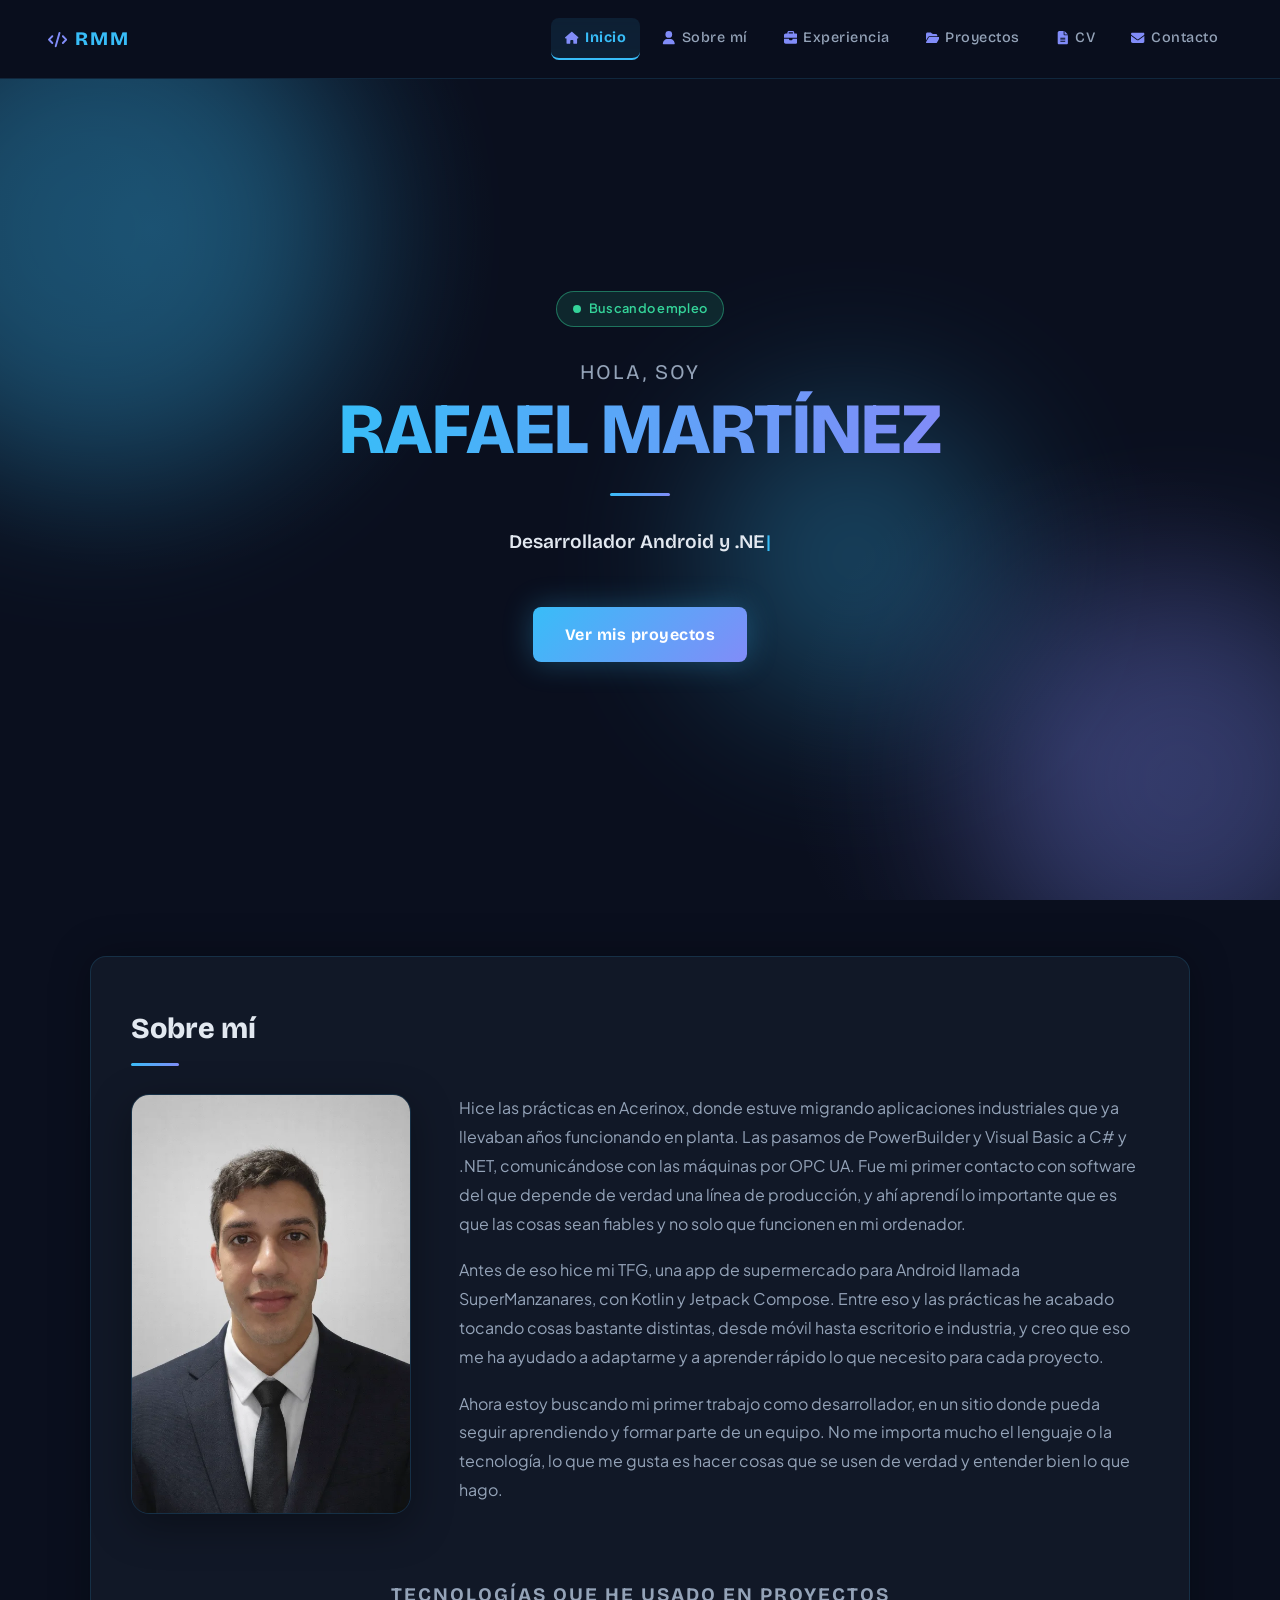
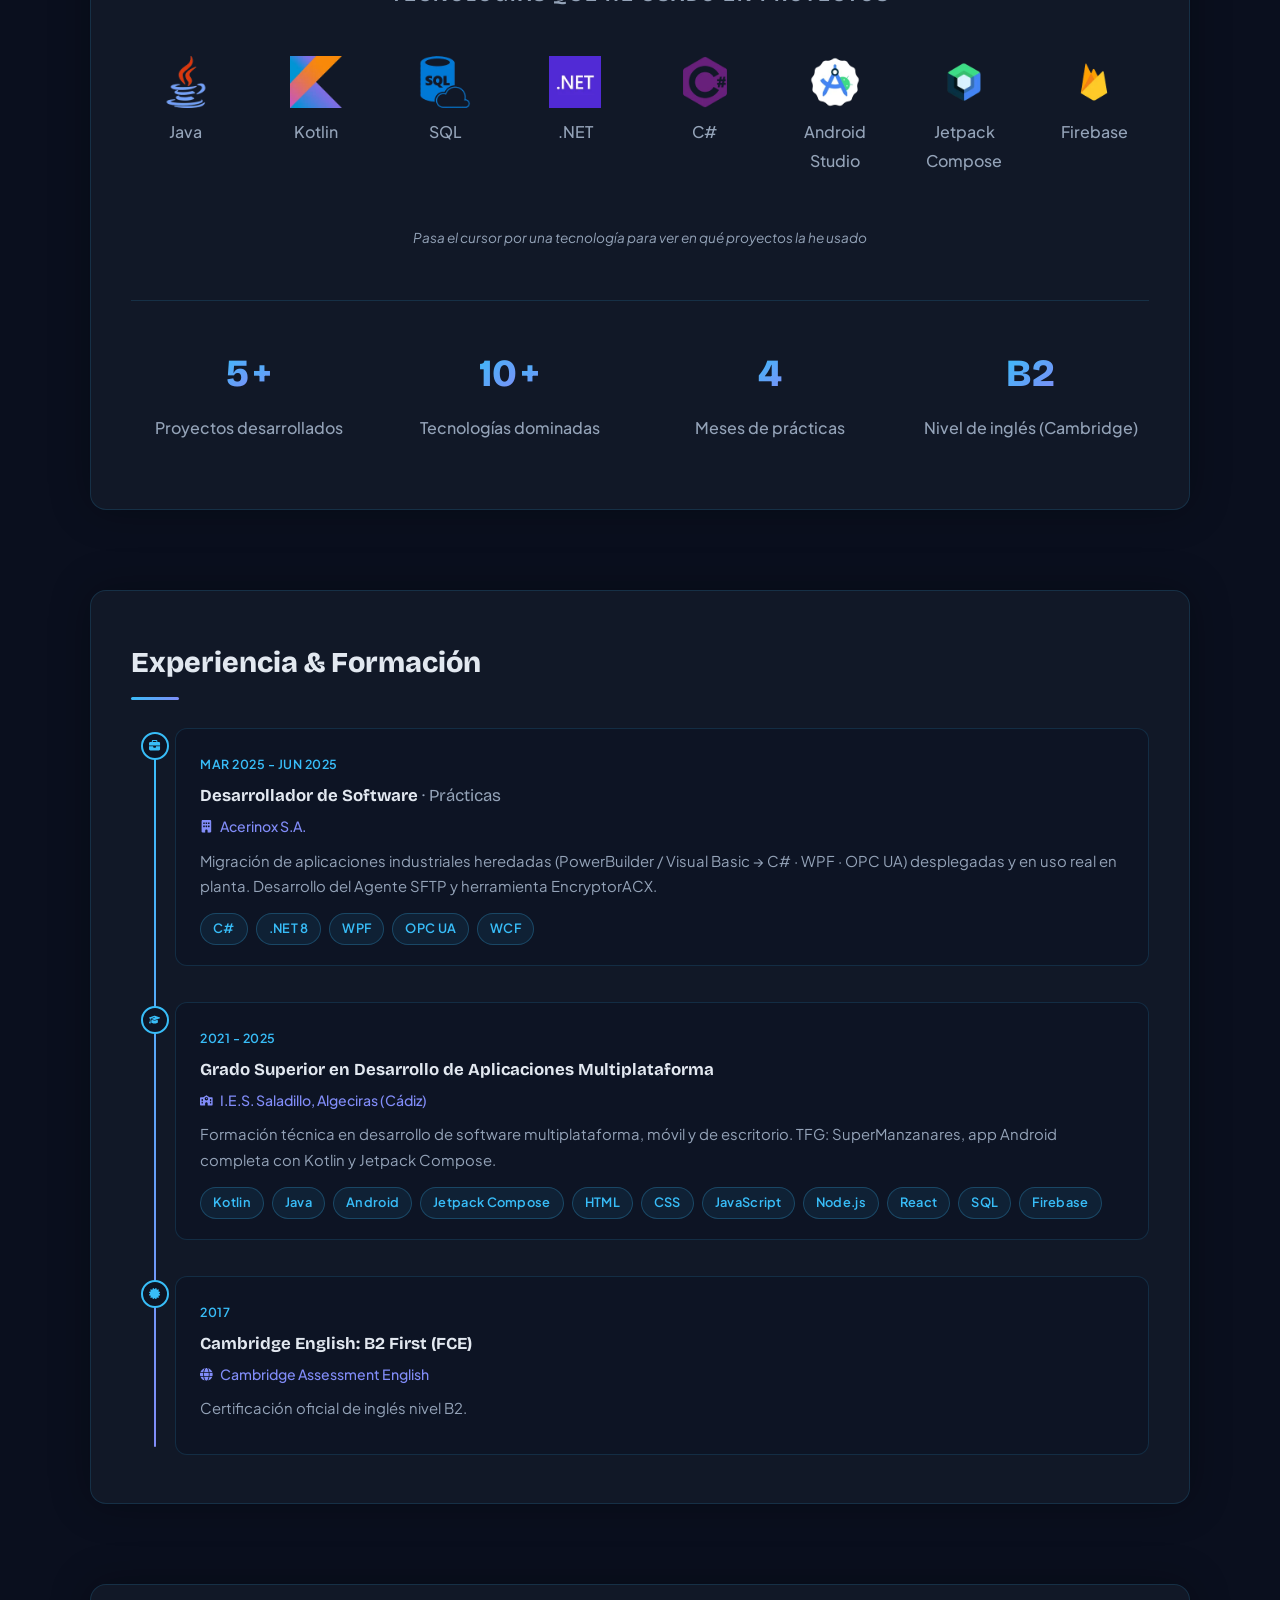
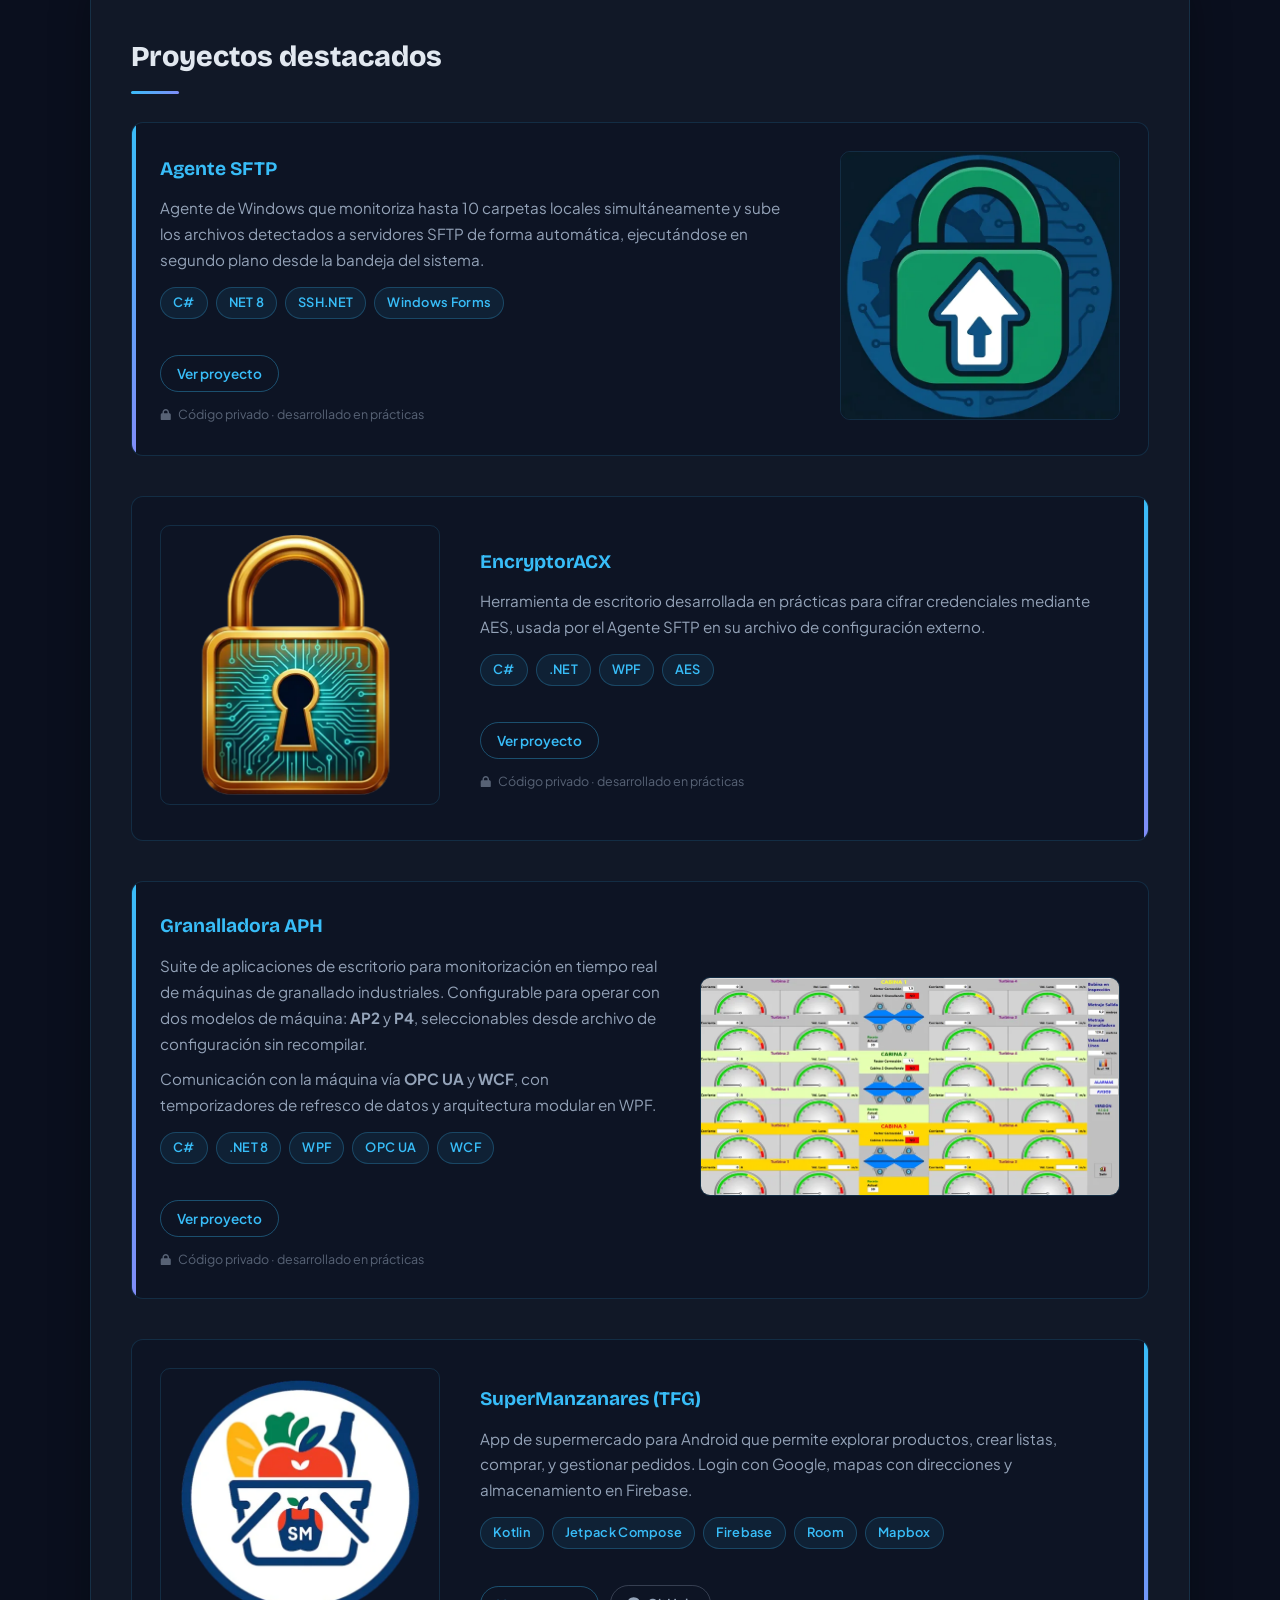
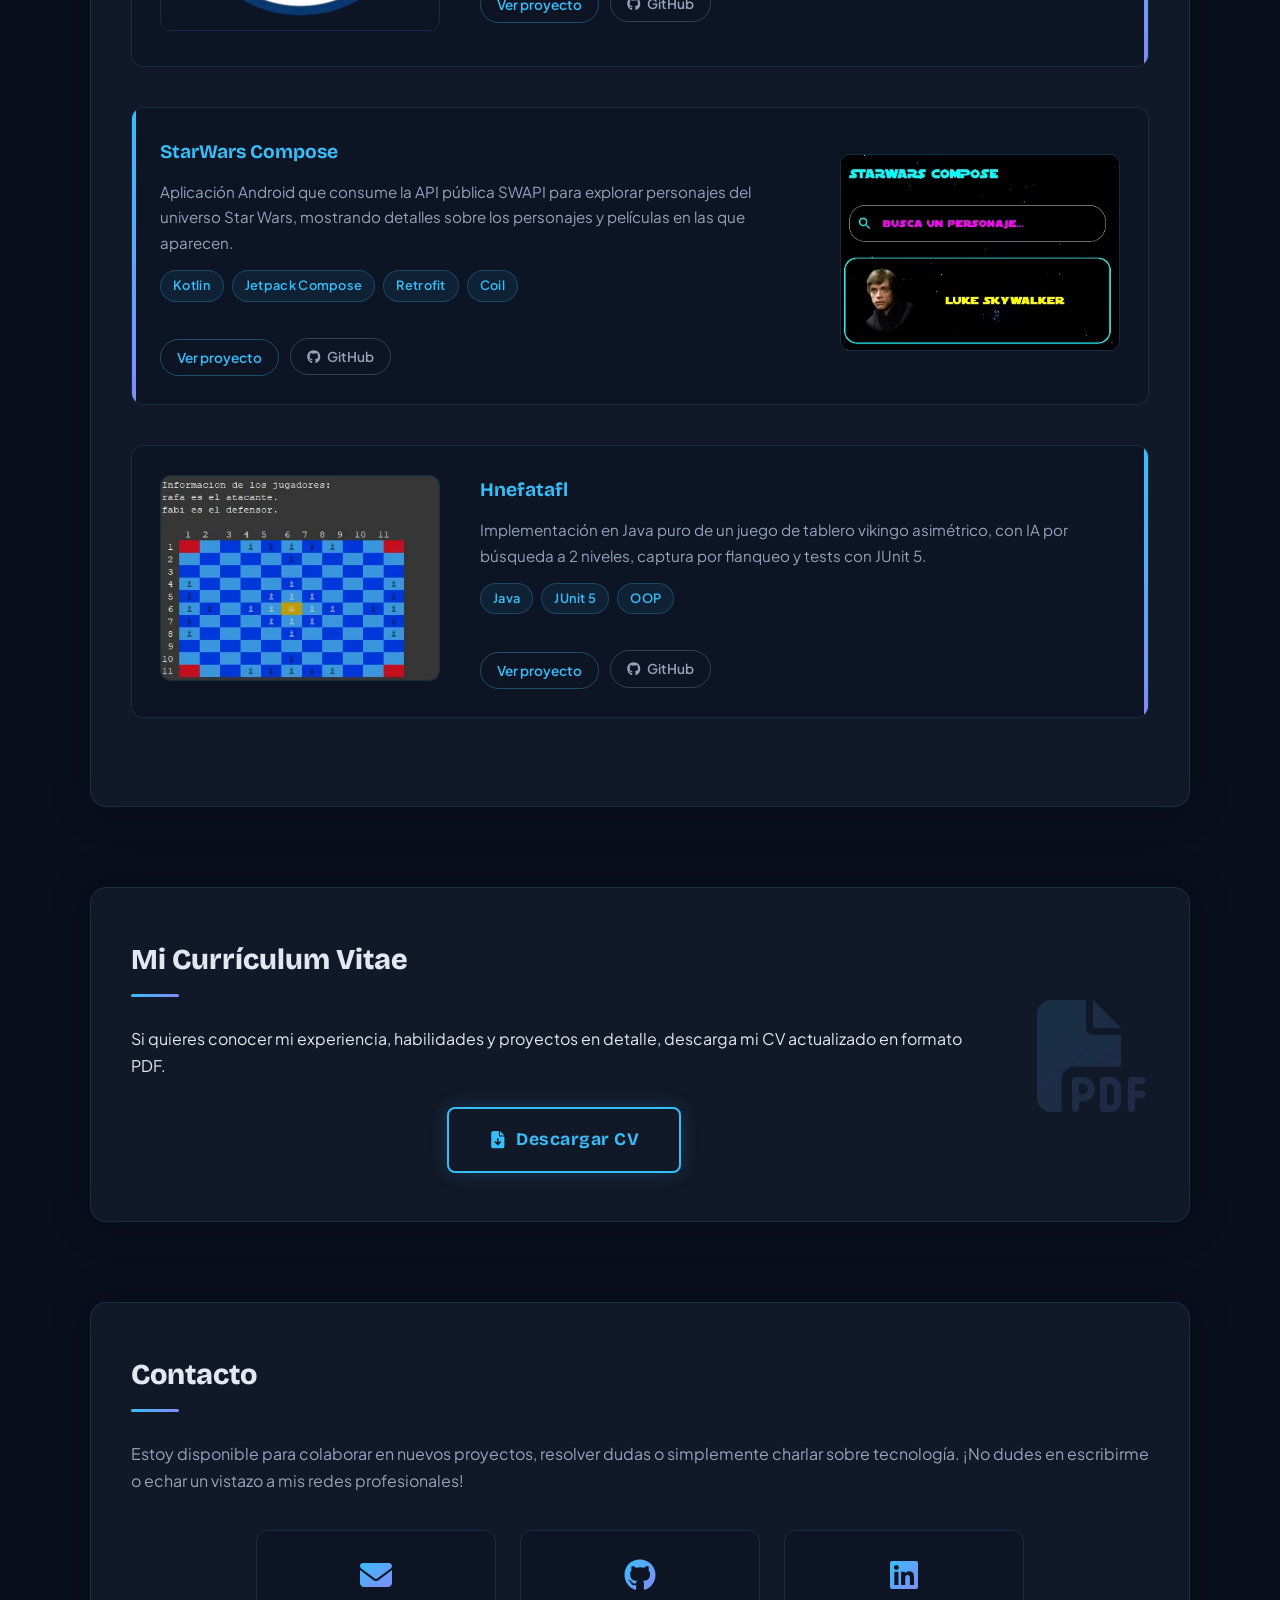
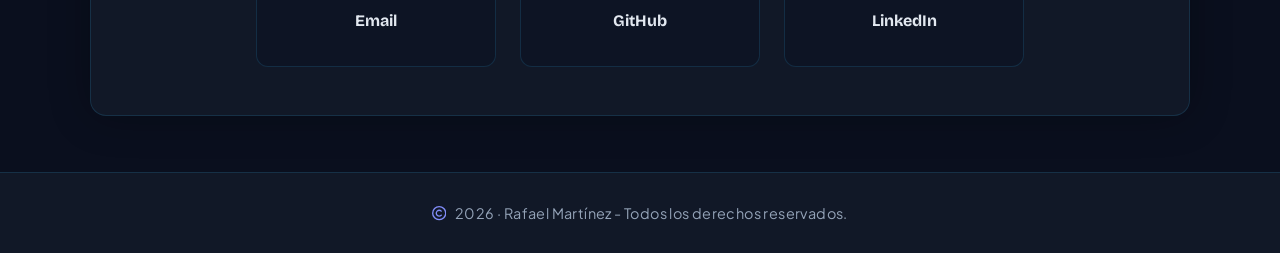
<file: index.html>
<!DOCTYPE html>
<html lang="es">

<head>
    <meta charset="UTF-8" />
    <meta name="viewport" content="width=device-width, initial-scale=1.0" />
    <title>Rafael Martínez - Portfolio</title>
    <link rel="icon" type="image/svg+xml" href="favicon.svg" />
    <meta name="description"
        content="Portfolio de Rafael Martínez, desarrollador de aplicaciones móviles Android y de escritorio .NET. Proyectos con Kotlin, Jetpack Compose, C# y más." />
    <meta name="google-site-verification" content="R7zAUaOOQL2H3ebt_TSbWzWntfblS6m3mhisSuSGFtg" />

    <!-- Open Graph -->
    <meta property="og:title" content="Rafael Martínez Manzanares | Desarrollador Android y .NET" />
    <meta property="og:description"
        content="Portfolio de Rafael Martínez, desarrollador de aplicaciones móviles Android y de escritorio .NET. Proyectos con Kotlin, Jetpack Compose, C# y más." />
    <meta property="og:url" content="https://rafamartinez99.github.io/portfolio" />
    <meta property="og:type" content="website" />
    <meta property="og:image" content="https://rafamartinez99.github.io/portfolio/img/og-image.jpg" />
    <meta property="og:image:width" content="1200" />
    <meta property="og:image:height" content="630" />

    <!-- Twitter Card -->
    <meta name="twitter:card" content="summary_large_image" />
    <meta property="twitter:domain" content="rafamartinez99.github.io" />
    <meta property="twitter:url" content="https://rafamartinez99.github.io/portfolio" />
    <meta name="twitter:title" content="Rafael Martínez Manzanares | Desarrollador Android y .NET" />
    <meta name="twitter:description"
        content="Portfolio de Rafael Martínez, desarrollador de aplicaciones móviles Android y de escritorio .NET." />
    <meta name="twitter:image" content="https://rafamartinez99.github.io/portfolio/img/og-image.jpg" />
    <link rel="preconnect" href="https://fonts.googleapis.com">
    <link rel="preconnect" href="https://fonts.gstatic.com" crossorigin>
    <link rel="stylesheet"
        href="https://fonts.googleapis.com/css2?family=Bricolage+Grotesque:opsz,wght@12..96,400;12..96,600;12..96,700;12..96,800&family=Plus+Jakarta+Sans:ital,wght@0,300;0,400;0,500;1,300&display=swap">
    <link rel="stylesheet" href="css/style.css" />

    <!-- Datos estructurados (SEO) -->
    <script type="application/ld+json">
    {
      "@context": "https://schema.org",
      "@type": "Person",
      "name": "Rafael Martínez Manzanares",
      "alternateName": "rafamartinez99",
      "url": "https://rafamartinez99.github.io/portfolio",
      "image": "https://rafamartinez99.github.io/portfolio/img/og-image.jpg",
      "jobTitle": "Desarrollador de software",
      "description": "Desarrollador de aplicaciones móviles Android y de escritorio .NET. Experiencia con Kotlin, Jetpack Compose, C# y .NET.",
      "knowsAbout": ["Kotlin", "Jetpack Compose", "Android", "C#", ".NET", "WPF", "JavaScript", "HTML", "CSS"],
      "sameAs": [
        "https://github.com/rafamartinez99",
        "https://www.linkedin.com/in/rafamartinez99"
      ]
    }
    </script>
</head>

<body>
    <!-- Iconos SVG inline (Font Awesome Free 6.5.2 - CC BY 4.0 - https://fontawesome.com/license/free) -->
    <svg xmlns="http://www.w3.org/2000/svg" width="0" height="0" style="position:absolute" aria-hidden="true">
        <defs>
            <linearGradient id="icon-gradient" x1="0" y1="0" x2="1" y2="1">
                <stop offset="0%" stop-color="#38bdf8" />
                <stop offset="100%" stop-color="#818cf8" />
            </linearGradient>
        </defs>
        <symbol id="i-code" viewBox="0 0 640 512">
            <path
                d="M392.8 1.2c-17-4.9-34.7 5-39.6 22l-128 448c-4.9 17 5 34.7 22 39.6s34.7-5 39.6-22l128-448c4.9-17-5-34.7-22-39.6zm80.6 120.1c-12.5 12.5-12.5 32.8 0 45.3L562.7 256l-89.4 89.4c-12.5 12.5-12.5 32.8 0 45.3s32.8 12.5 45.3 0l112-112c12.5-12.5 12.5-32.8 0-45.3l-112-112c-12.5-12.5-32.8-12.5-45.3 0zm-306.7 0c-12.5-12.5-32.8-12.5-45.3 0l-112 112c-12.5 12.5-12.5 32.8 0 45.3l112 112c12.5 12.5 32.8 12.5 45.3 0s12.5-32.8 0-45.3L77.3 256l89.4-89.4c12.5-12.5 12.5-32.8 0-45.3z" />
        </symbol>
        <symbol id="i-bars" viewBox="0 0 448 512">
            <path
                d="M0 96C0 78.3 14.3 64 32 64H416c17.7 0 32 14.3 32 32s-14.3 32-32 32H32C14.3 128 0 113.7 0 96zM0 256c0-17.7 14.3-32 32-32H416c17.7 0 32 14.3 32 32s-14.3 32-32 32H32c-17.7 0-32-14.3-32-32zM448 416c0 17.7-14.3 32-32 32H32c-17.7 0-32-14.3-32-32s14.3-32 32-32H416c17.7 0 32 14.3 32 32z" />
        </symbol>
        <symbol id="i-xmark" viewBox="0 0 384 512">
            <path
                d="M342.6 150.6c12.5-12.5 12.5-32.8 0-45.3s-32.8-12.5-45.3 0L192 210.7 86.6 105.4c-12.5-12.5-32.8-12.5-45.3 0s-12.5 32.8 0 45.3L146.7 256 41.4 361.4c-12.5 12.5-12.5 32.8 0 45.3s32.8 12.5 45.3 0L192 301.3 297.4 406.6c12.5 12.5 32.8 12.5 45.3 0s12.5-32.8 0-45.3L237.3 256 342.6 150.6z" />
        </symbol>
        <symbol id="i-house" viewBox="0 0 576 512">
            <path
                d="M575.8 255.5c0 18-15 32.1-32 32.1h-32l.7 160.2c0 2.7-.2 5.4-.5 8.1V472c0 22.1-17.9 40-40 40H456c-1.1 0-2.2 0-3.3-.1c-1.4 .1-2.8 .1-4.2 .1H416 392c-22.1 0-40-17.9-40-40V448 384c0-17.7-14.3-32-32-32H256c-17.7 0-32 14.3-32 32v64 24c0 22.1-17.9 40-40 40H160 128.1c-1.5 0-3-.1-4.5-.2c-1.2 .1-2.4 .2-3.6 .2H104c-22.1 0-40-17.9-40-40V360c0-.9 0-1.9 .1-2.8V287.6H32c-18 0-32-14-32-32.1c0-9 3-17 10-24L266.4 8c7-7 15-8 22-8s15 2 21 7L564.8 231.5c8 7 12 15 11 24z" />
        </symbol>
        <symbol id="i-user" viewBox="0 0 448 512">
            <path
                d="M224 256A128 128 0 1 0 224 0a128 128 0 1 0 0 256zm-45.7 48C79.8 304 0 383.8 0 482.3C0 498.7 13.3 512 29.7 512H418.3c16.4 0 29.7-13.3 29.7-29.7C448 383.8 368.2 304 269.7 304H178.3z" />
        </symbol>
        <symbol id="i-briefcase" viewBox="0 0 512 512">
            <path
                d="M184 48H328c4.4 0 8 3.6 8 8V96H176V56c0-4.4 3.6-8 8-8zm-56 8V96H64C28.7 96 0 124.7 0 160v96H192 320 512V160c0-35.3-28.7-64-64-64H384V56c0-30.9-25.1-56-56-56H184c-30.9 0-56 25.1-56 56zM512 288H320v32c0 17.7-14.3 32-32 32H224c-17.7 0-32-14.3-32-32V288H0V416c0 35.3 28.7 64 64 64H448c35.3 0 64-28.7 64-64V288z" />
        </symbol>
        <symbol id="i-folder-open" viewBox="0 0 576 512">
            <path
                d="M88.7 223.8L0 375.8V96C0 60.7 28.7 32 64 32H181.5c17 0 33.3 6.7 45.3 18.7l26.5 26.5c12 12 28.3 18.7 45.3 18.7H416c35.3 0 64 28.7 64 64v32H144c-22.8 0-43.8 12.1-55.3 31.8zm27.6 16.1C122.1 230 132.6 224 144 224H544c11.5 0 22 6.1 27.7 16.1s5.7 22.2-.1 32.1l-112 192C453.9 474 443.4 480 432 480H32c-11.5 0-22-6.1-27.7-16.1s-5.7-22.2 .1-32.1l112-192z" />
        </symbol>
        <symbol id="i-file-lines" viewBox="0 0 384 512">
            <path
                d="M64 0C28.7 0 0 28.7 0 64V448c0 35.3 28.7 64 64 64H320c35.3 0 64-28.7 64-64V160H256c-17.7 0-32-14.3-32-32V0H64zM256 0V128H384L256 0zM112 256H272c8.8 0 16 7.2 16 16s-7.2 16-16 16H112c-8.8 0-16-7.2-16-16s7.2-16 16-16zm0 64H272c8.8 0 16 7.2 16 16s-7.2 16-16 16H112c-8.8 0-16-7.2-16-16s7.2-16 16-16zm0 64H272c8.8 0 16 7.2 16 16s-7.2 16-16 16H112c-8.8 0-16-7.2-16-16s7.2-16 16-16z" />
        </symbol>
        <symbol id="i-envelope" viewBox="0 0 512 512">
            <path
                d="M48 64C21.5 64 0 85.5 0 112c0 15.1 7.1 29.3 19.2 38.4L236.8 313.6c11.4 8.5 27 8.5 38.4 0L492.8 150.4c12.1-9.1 19.2-23.3 19.2-38.4c0-26.5-21.5-48-48-48H48zM0 176V384c0 35.3 28.7 64 64 64H448c35.3 0 64-28.7 64-64V176L294.4 339.2c-22.8 17.1-54 17.1-76.8 0L0 176z" />
        </symbol>
        <symbol id="i-building" viewBox="0 0 384 512">
            <path
                d="M48 0C21.5 0 0 21.5 0 48V464c0 26.5 21.5 48 48 48h96V432c0-26.5 21.5-48 48-48s48 21.5 48 48v80h96c26.5 0 48-21.5 48-48V48c0-26.5-21.5-48-48-48H48zM64 240c0-8.8 7.2-16 16-16h32c8.8 0 16 7.2 16 16v32c0 8.8-7.2 16-16 16H80c-8.8 0-16-7.2-16-16V240zm112-16h32c8.8 0 16 7.2 16 16v32c0 8.8-7.2 16-16 16H176c-8.8 0-16-7.2-16-16V240c0-8.8 7.2-16 16-16zm80 16c0-8.8 7.2-16 16-16h32c8.8 0 16 7.2 16 16v32c0 8.8-7.2 16-16 16H272c-8.8 0-16-7.2-16-16V240zM80 96h32c8.8 0 16 7.2 16 16v32c0 8.8-7.2 16-16 16H80c-8.8 0-16-7.2-16-16V112c0-8.8 7.2-16 16-16zm80 16c0-8.8 7.2-16 16-16h32c8.8 0 16 7.2 16 16v32c0 8.8-7.2 16-16 16H176c-8.8 0-16-7.2-16-16V112zM272 96h32c8.8 0 16 7.2 16 16v32c0 8.8-7.2 16-16 16H272c-8.8 0-16-7.2-16-16V112c0-8.8 7.2-16 16-16z" />
        </symbol>
        <symbol id="i-graduation-cap" viewBox="0 0 640 512">
            <path
                d="M320 32c-8.1 0-16.1 1.4-23.7 4.1L15.8 137.4C6.3 140.9 0 149.9 0 160s6.3 19.1 15.8 22.6l57.9 20.9C57.3 229.3 48 259.8 48 291.9v28.1c0 28.4-10.8 57.7-22.3 80.8c-6.5 13-13.9 25.8-22.5 37.6C0 442.7-.9 448.3 .9 453.4s6 8.9 11.2 10.2l64 16c4.2 1.1 8.7 .3 12.4-2s6.3-6.1 7.1-10.4c8.6-42.8 4.3-81.2-2.1-108.7C90.3 344.3 86 329.8 80 316.5V291.9c0-30.2 10.2-58.7 27.9-81.5c12.9-15.5 29.6-28 49.2-35.7l157-61.7c8.2-3.2 17.5 .8 20.7 9s-.8 17.5-9 20.7l-157 61.7c-12.4 4.9-23.3 12.4-32.2 21.6l159.6 57.6c7.6 2.7 15.6 4.1 23.7 4.1s16.1-1.4 23.7-4.1L624.2 182.6c9.5-3.4 15.8-12.5 15.8-22.6s-6.3-19.1-15.8-22.6L343.7 36.1C336.1 33.4 328.1 32 320 32zM128 408c0 35.3 86 72 192 72s192-36.7 192-72L496.7 262.6 354.5 314c-11.1 4-22.8 6-34.5 6s-23.5-2-34.5-6L143.3 262.6 128 408z" />
        </symbol>
        <symbol id="i-school" viewBox="0 0 640 512">
            <path
                d="M337.8 5.4C327-1.8 313-1.8 302.2 5.4L166.3 96H48C21.5 96 0 117.5 0 144V464c0 26.5 21.5 48 48 48H256V416c0-35.3 28.7-64 64-64s64 28.7 64 64v96H592c26.5 0 48-21.5 48-48V144c0-26.5-21.5-48-48-48H473.7L337.8 5.4zM96 192h32c8.8 0 16 7.2 16 16v64c0 8.8-7.2 16-16 16H96c-8.8 0-16-7.2-16-16V208c0-8.8 7.2-16 16-16zm400 16c0-8.8 7.2-16 16-16h32c8.8 0 16 7.2 16 16v64c0 8.8-7.2 16-16 16H512c-8.8 0-16-7.2-16-16V208zM96 320h32c8.8 0 16 7.2 16 16v64c0 8.8-7.2 16-16 16H96c-8.8 0-16-7.2-16-16V336c0-8.8 7.2-16 16-16zm400 16c0-8.8 7.2-16 16-16h32c8.8 0 16 7.2 16 16v64c0 8.8-7.2 16-16 16H512c-8.8 0-16-7.2-16-16V336zM232 176a88 88 0 1 1 176 0 88 88 0 1 1 -176 0zm88-48c-8.8 0-16 7.2-16 16v32c0 8.8 7.2 16 16 16h32c8.8 0 16-7.2 16-16s-7.2-16-16-16H336V144c0-8.8-7.2-16-16-16z" />
        </symbol>
        <symbol id="i-certificate" viewBox="0 0 512 512">
            <path
                d="M211 7.3C205 1 196-1.4 187.6 .8s-14.9 8.9-17.1 17.3L154.7 80.6l-62-17.5c-8.4-2.4-17.4 0-23.5 6.1s-8.5 15.1-6.1 23.5l17.5 62L18.1 170.6c-8.4 2.1-15 8.7-17.3 17.1S1 205 7.3 211l46.2 45L7.3 301C1 307-1.4 316 .8 324.4s8.9 14.9 17.3 17.1l62.5 15.8-17.5 62c-2.4 8.4 0 17.4 6.1 23.5s15.1 8.5 23.5 6.1l62-17.5 15.8 62.5c2.1 8.4 8.7 15 17.1 17.3s17.3-.2 23.4-6.4l45-46.2 45 46.2c6.1 6.2 15 8.7 23.4 6.4s14.9-8.9 17.1-17.3l15.8-62.5 62 17.5c8.4 2.4 17.4 0 23.5-6.1s8.5-15.1 6.1-23.5l-17.5-62 62.5-15.8c8.4-2.1 15-8.7 17.3-17.1s-.2-17.4-6.4-23.4l-46.2-45 46.2-45c6.2-6.1 8.7-15 6.4-23.4s-8.9-14.9-17.3-17.1l-62.5-15.8 17.5-62c2.4-8.4 0-17.4-6.1-23.5s-15.1-8.5-23.5-6.1l-62 17.5L341.4 18.1c-2.1-8.4-8.7-15-17.1-17.3S307 1 301 7.3L256 53.5 211 7.3z" />
        </symbol>
        <symbol id="i-globe" viewBox="0 0 512 512">
            <path
                d="M352 256c0 22.2-1.2 43.6-3.3 64H163.3c-2.2-20.4-3.3-41.8-3.3-64s1.2-43.6 3.3-64H348.7c2.2 20.4 3.3 41.8 3.3 64zm28.8-64H503.9c5.3 20.5 8.1 41.9 8.1 64s-2.8 43.5-8.1 64H380.8c2.1-20.6 3.2-42 3.2-64s-1.1-43.4-3.2-64zm112.6-32H376.7c-10-63.9-29.8-117.4-55.3-151.6c78.3 20.7 142 77.5 171.9 151.6zm-149.1 0H167.7c6.1-36.4 15.5-68.6 27-94.7c10.5-23.6 22.2-40.7 33.5-51.5C239.4 3.2 248.7 0 256 0s16.6 3.2 27.8 13.8c11.3 10.8 23 27.9 33.5 51.5c11.6 26 20.9 58.2 27 94.7zm-209 0H18.6C48.6 85.9 112.2 29.1 190.6 8.4C165.1 42.6 145.3 96.1 135.3 160zM8.1 192H131.2c-2.1 20.6-3.2 42-3.2 64s1.1 43.4 3.2 64H8.1C2.8 299.5 0 278.1 0 256s2.8-43.5 8.1-64zM194.7 446.6c-11.6-26-20.9-58.2-27-94.6H344.3c-6.1 36.4-15.5 68.6-27 94.6c-10.5 23.6-22.2 40.7-33.5 51.5C272.6 508.8 263.3 512 256 512s-16.6-3.2-27.8-13.8c-11.3-10.8-23-27.9-33.5-51.5zM135.3 352c10 63.9 29.8 117.4 55.3 151.6C112.2 482.9 48.6 426.1 18.6 352H135.3zm358.1 0c-30 74.1-93.6 130.9-171.9 151.6c25.5-34.2 45.2-87.7 55.3-151.6H493.4z" />
        </symbol>
        <symbol id="i-lock" viewBox="0 0 448 512">
            <path
                d="M144 144v48H304V144c0-44.2-35.8-80-80-80s-80 35.8-80 80zM80 192V144C80 64.5 144.5 0 224 0s144 64.5 144 144v48h16c35.3 0 64 28.7 64 64V448c0 35.3-28.7 64-64 64H64c-35.3 0-64-28.7-64-64V256c0-35.3 28.7-64 64-64H80z" />
        </symbol>
        <symbol id="i-github" viewBox="0 0 496 512">
            <path
                d="M165.9 397.4c0 2-2.3 3.6-5.2 3.6-3.3.3-5.6-1.3-5.6-3.6 0-2 2.3-3.6 5.2-3.6 3-.3 5.6 1.3 5.6 3.6zm-31.1-4.5c-.7 2 1.3 4.3 4.3 4.9 2.6 1 5.6 0 6.2-2s-1.3-4.3-4.3-5.2c-2.6-.7-5.5.3-6.2 2.3zm44.2-1.7c-2.9.7-4.9 2.6-4.6 4.9.3 2 2.9 3.3 5.9 2.6 2.9-.7 4.9-2.6 4.6-4.6-.3-1.9-3-3.2-5.9-2.9zM244.8 8C106.1 8 0 113.3 0 252c0 110.9 69.8 205.8 169.5 239.2 12.8 2.3 17.3-5.6 17.3-12.1 0-6.2-.3-40.4-.3-61.4 0 0-70 15-84.7-29.8 0 0-11.4-29.1-27.8-36.6 0 0-22.9-15.7 1.6-15.4 0 0 24.9 2 38.6 25.8 21.9 38.6 58.6 27.5 72.9 20.9 2.3-16 8.8-27.1 16-33.7-55.9-6.2-112.3-14.3-112.3-110.5 0-27.5 7.6-41.3 23.6-58.9-2.6-6.5-11.1-33.3 2.6-67.9 20.9-6.5 69 27 69 27 20-5.6 41.5-8.5 62.8-8.5s42.8 2.9 62.8 8.5c0 0 48.1-33.6 69-27 13.7 34.7 5.2 61.4 2.6 67.9 16 17.7 25.8 31.5 25.8 58.9 0 96.5-58.9 104.2-114.8 110.5 9.2 7.9 17 22.9 17 46.4 0 33.7-.3 75.4-.3 83.6 0 6.5 4.6 14.4 17.3 12.1C428.2 457.8 496 362.9 496 252 496 113.3 383.5 8 244.8 8zM97.2 352.9c-1.3 1-1 3.3.7 5.2 1.6 1.6 3.9 2.3 5.2 1 1.3-1 1-3.3-.7-5.2-1.6-1.6-3.9-2.3-5.2-1zm-10.8-8.1c-.7 1.3.3 2.9 2.3 3.9 1.6 1 3.6.7 4.3-.7.7-1.3-.3-2.9-2.3-3.9-2-.6-3.6-.3-4.3.7zm32.4 35.6c-1.6 1.3-1 4.3 1.3 6.2 2.3 2.3 5.2 2.6 6.5 1 1.3-1.3.7-4.3-1.3-6.2-2.2-2.3-5.2-2.6-6.5-1zm-11.4-14.7c-1.6 1-1.6 3.6 0 5.9 1.6 2.3 4.3 3.3 5.6 2.3 1.6-1.3 1.6-3.9 0-6.2-1.4-2.3-4-3.3-5.6-2z" />
        </symbol>
        <symbol id="i-file-arrow-down" viewBox="0 0 384 512">
            <path
                d="M64 0C28.7 0 0 28.7 0 64V448c0 35.3 28.7 64 64 64H320c35.3 0 64-28.7 64-64V160H256c-17.7 0-32-14.3-32-32V0H64zM256 0V128H384L256 0zM216 232V334.1l31-31c9.4-9.4 24.6-9.4 33.9 0s9.4 24.6 0 33.9l-72 72c-9.4 9.4-24.6 9.4-33.9 0l-72-72c-9.4-9.4-9.4-24.6 0-33.9s24.6-9.4 33.9 0l31 31V232c0-13.3 10.7-24 24-24s24 10.7 24 24z" />
        </symbol>
        <symbol id="i-file-pdf" viewBox="0 0 512 512">
            <path
                d="M0 64C0 28.7 28.7 0 64 0L224 0l0 128c0 17.7 14.3 32 32 32l128 0 0 144-208 0c-35.3 0-64 28.7-64 64l0 144-48 0c-35.3 0-64-28.7-64-64L0 64zm384 64l-128 0L256 0 384 128zM176 352l32 0c30.9 0 56 25.1 56 56s-25.1 56-56 56l-16 0 0 32c0 8.8-7.2 16-16 16s-16-7.2-16-16l0-48 0-80c0-8.8 7.2-16 16-16zm32 80c13.3 0 24-10.7 24-24s-10.7-24-24-24l-16 0 0 48 16 0zm96-80l32 0c26.5 0 48 21.5 48 48l0 64c0 26.5-21.5 48-48 48l-32 0c-8.8 0-16-7.2-16-16l0-128c0-8.8 7.2-16 16-16zm32 128c8.8 0 16-7.2 16-16l0-64c0-8.8-7.2-16-16-16l-16 0 0 96 16 0zm80-112c0-8.8 7.2-16 16-16l48 0c8.8 0 16 7.2 16 16s-7.2 16-16 16l-32 0 0 32 32 0c8.8 0 16 7.2 16 16s-7.2 16-16 16l-32 0 0 48c0 8.8-7.2 16-16 16s-16-7.2-16-16l0-64 0-64z" />
        </symbol>
        <symbol id="i-linkedin" viewBox="0 0 448 512">
            <path
                d="M416 32H31.9C14.3 32 0 46.5 0 64.3v383.4C0 465.5 14.3 480 31.9 480H416c17.6 0 32-14.5 32-32.3V64.3c0-17.8-14.4-32.3-32-32.3zM135.4 416H69V202.2h66.5V416zm-33.2-243c-21.3 0-38.5-17.3-38.5-38.5S80.9 96 102.2 96c21.2 0 38.5 17.3 38.5 38.5 0 21.3-17.2 38.5-38.5 38.5zm282.1 243h-66.4V312c0-24.8-.5-56.7-34.5-56.7-34.6 0-39.9 27-39.9 54.9V416h-66.4V202.2h63.7v29.2h.9c8.9-16.8 30.6-34.5 62.9-34.5 67.2 0 79.7 44.3 79.7 101.9V416z" />
        </symbol>
        <symbol id="i-copyright" viewBox="0 0 512 512">
            <path
                d="M256 48a208 208 0 1 1 0 416 208 208 0 1 1 0-416zm0 464A256 256 0 1 0 256 0a256 256 0 1 0 0 512zM199.4 312.6c-31.2-31.2-31.2-81.9 0-113.1s81.9-31.2 113.1 0c9.4 9.4 24.6 9.4 33.9 0s9.4-24.6 0-33.9c-50-50-131-50-181 0s-50 131 0 181s131 50 181 0c9.4-9.4 9.4-24.6 0-33.9s-24.6-9.4-33.9 0c-31.2 31.2-81.9 31.2-113.1 0z" />
        </symbol>
        <symbol id="i-arrow-up" viewBox="0 0 384 512">
            <path
                d="M214.6 41.4c-12.5-12.5-32.8-12.5-45.3 0l-160 160c-12.5 12.5-12.5 32.8 0 45.3s32.8 12.5 45.3 0L160 141.2V448c0 17.7 14.3 32 32 32s32-14.3 32-32V141.2L329.4 246.6c12.5 12.5 32.8 12.5 45.3 0s12.5-32.8 0-45.3l-160-160z" />
        </symbol>
    </svg>
    <div id="cursor-spotlight"></div>
    <!-- HEADER -->
    <nav class="navbar">
        <div class="logo"><svg class="icon" aria-hidden="true">
                <use href="#i-code" />
            </svg>RMM</div>
        <button class="hamburger" aria-label="Abrir menú">
            <svg class="icon icon-bars" aria-hidden="true">
                <use href="#i-bars" />
            </svg>
            <svg class="icon icon-xmark" aria-hidden="true">
                <use href="#i-xmark" />
            </svg>
        </button>
        <ul class="nav-menu">
            <li><a href="#home"><svg class="icon" aria-hidden="true">
                        <use href="#i-house" />
                    </svg> Inicio</a></li>
            <li><a href="#about"><svg class="icon" aria-hidden="true">
                        <use href="#i-user" />
                    </svg> Sobre mí</a></li>
            <li><a href="#experience"><svg class="icon" aria-hidden="true">
                        <use href="#i-briefcase" />
                    </svg> Experiencia</a></li>
            <li><a href="#projects"><svg class="icon" aria-hidden="true">
                        <use href="#i-folder-open" />
                    </svg> Proyectos</a></li>
            <li><a href="#cv"><svg class="icon" aria-hidden="true">
                        <use href="#i-file-lines" />
                    </svg> CV</a></li>
            <li><a href="#contact"><svg class="icon" aria-hidden="true">
                        <use href="#i-envelope" />
                    </svg> Contacto</a></li>
        </ul>
    </nav>

    <div id="home"></div>
    <header>
        <div class="blob blob-1"></div>
        <div class="blob blob-2"></div>
        <div class="blob blob-3"></div>
        <div class="home-text">
            <span class="hero-badge"><span class="hero-badge-dot"></span> Buscando empleo</span>
            <h1>Hola, soy <span class="highlight">Rafael Martínez</span></h1>
            <div class="underline"></div>
            <p class="subtitle" data-text="Desarrollador Android y .NET"></p>
            <p class="pitch" data-text="Software que se usa de verdad."></p>
            <a href="#projects" class="btn">Ver mis proyectos</a>
        </div>
    </header>

    <!-- MAIN -->
    <main>
        <!-- Sobre mí -->
        <section id="about" class="reveal">
            <h2>Sobre mí</h2>
            <div class="about-intro">
                <div class="about-photo">
                    <img src="img/profile.webp" alt="Rafael Martínez Manzanares" width="535" height="803"
                        loading="lazy" />
                </div>
                <div class="about-text">
                    <p>
                        Hice las prácticas en Acerinox, donde estuve migrando aplicaciones industriales que ya
                        llevaban años funcionando en planta. Las pasamos de PowerBuilder y Visual Basic a C# y .NET,
                        comunicándose con las máquinas por OPC UA. Fue mi primer contacto con software del que depende
                        de verdad una línea de producción, y ahí aprendí lo importante que es que las cosas sean
                        fiables y no solo que funcionen en mi ordenador.
                    </p>
                    <p>
                        Antes de eso hice mi TFG, una app de supermercado para Android llamada SuperManzanares, con
                        Kotlin y Jetpack Compose. Entre eso y las prácticas he acabado tocando cosas bastante
                        distintas, desde móvil hasta escritorio e industria, y creo que eso me ha ayudado a adaptarme
                        y a aprender rápido lo que necesito para cada proyecto.
                    </p>
                    <p>
                        Ahora estoy buscando mi primer trabajo como desarrollador, en un sitio donde pueda seguir
                        aprendiendo y formar parte de un equipo. No me importa mucho el lenguaje o la tecnología, lo
                        que me gusta es hacer cosas que se usen de verdad y entender bien lo que hago.
                    </p>
                </div>
            </div>

            <div class="skills">
                <h3>Tecnologías que he usado en proyectos</h3>
                <div class="tech-grid">
                    <div class="tech-item" data-projects="Hnefatafl">
                        <img src="img/java.webp" alt="Java" width="128" height="128" loading="lazy">
                        <p>Java</p>
                    </div>
                    <div class="tech-item" data-projects="SuperManzanares, StarWars Compose">
                        <img src="img/kotlin1.webp" alt="Kotlin" width="128" height="128" loading="lazy">
                        <p>Kotlin</p>
                    </div>
                    <div class="tech-item" data-projects="SuperManzanares">
                        <img src="img/sql.webp" alt="SQL" width="128" height="128" loading="lazy">
                        <p>SQL</p>
                    </div>
                    <div class="tech-item" data-projects="Agente SFTP, EncryptorACX, Granalladora">
                        <img src="img/net1.webp" alt=".NET" width="128" height="128" loading="lazy">
                        <p>.NET</p>
                    </div>
                    <div class="tech-item" data-projects="Agente SFTP, EncryptorACX, Granalladora">
                        <img src="img/csharp.webp" alt="C#" width="128" height="128" loading="lazy">
                        <p>C#</p>
                    </div>
                    <div class="tech-item" data-projects="SuperManzanares, StarWars Compose">
                        <img src="img/android_studio1.webp" alt="Android Studio" width="128" height="128"
                            loading="lazy">
                        <p>Android Studio</p>
                    </div>
                    <div class="tech-item" data-projects="SuperManzanares, StarWars Compose">
                        <img src="img/jetpackcompose.webp" alt="Jetpack Compose" width="128" height="128"
                            loading="lazy">
                        <p>Jetpack Compose</p>
                    </div>
                    <div class="tech-item" data-projects="SuperManzanares">
                        <img src="img/firebase.webp" alt="Firebase" width="128" height="128" loading="lazy">
                        <p>Firebase</p>
                    </div>
                </div>
                <p class="tech-detail" id="tech-detail">
                    <span class="tech-detail-hint">Pasa el cursor por una tecnología para ver en qué proyectos la he
                        usado</span>
                </p>
            </div>

            <div class="stats">
                <div class="stat-item">
                    <span class="stat-number" data-target="5">0</span>
                    <span class="stat-suffix">+</span>
                    <p>Proyectos desarrollados</p>
                </div>
                <div class="stat-item">
                    <span class="stat-number" data-target="10">0</span>
                    <span class="stat-suffix">+</span>
                    <p>Tecnologías dominadas</p>
                </div>
                <div class="stat-item">
                    <span class="stat-number" data-target="4">0</span>
                    <span class="stat-suffix"></span>
                    <p>Meses de prácticas</p>
                </div>
                <div class="stat-item">
                    <span class="stat-number" data-text="B2">0</span>
                    <span class="stat-suffix"></span>
                    <p>Nivel de inglés (Cambridge)</p>
                </div>
            </div>
        </section>

        <!-- Experiencia & Formación -->
        <section id="experience" class="reveal">
            <h2>Experiencia & Formación</h2>
            <div class="timeline">

                <div class="timeline-item reveal-left">
                    <div class="timeline-dot"><svg class="icon" aria-hidden="true">
                            <use href="#i-briefcase" />
                        </svg></div>
                    <div class="timeline-content">
                        <span class="timeline-date">Mar 2025 - Jun 2025</span>
                        <h3 class="timeline-title">Desarrollador de Software <span class="timeline-type">·
                                Prácticas</span></h3>
                        <span class="timeline-company"><svg class="icon" aria-hidden="true">
                                <use href="#i-building" />
                            </svg> Acerinox S.A.</span>
                        <p>Migración de aplicaciones industriales heredadas (PowerBuilder / Visual Basic → C# · WPF ·
                            OPC UA) desplegadas y en uso real en planta. Desarrollo del Agente SFTP y herramienta
                            EncryptorACX.</p>
                        <div class="tech-badges">
                            <span class="badge">C#</span>
                            <span class="badge">.NET 8</span>
                            <span class="badge">WPF</span>
                            <span class="badge">OPC UA</span>
                            <span class="badge">WCF</span>
                        </div>
                    </div>
                </div>

                <div class="timeline-item reveal-left">
                    <div class="timeline-dot"><svg class="icon" aria-hidden="true">
                            <use href="#i-graduation-cap" />
                        </svg></div>
                    <div class="timeline-content">
                        <span class="timeline-date">2021 - 2025</span>
                        <h3 class="timeline-title">Grado Superior en Desarrollo de Aplicaciones Multiplataforma</h3>
                        <span class="timeline-company"><svg class="icon" aria-hidden="true">
                                <use href="#i-school" />
                            </svg> I.E.S. Saladillo, Algeciras (Cádiz)</span>
                        <p>Formación técnica en desarrollo de software multiplataforma, móvil y de escritorio. TFG:
                            SuperManzanares, app Android completa con Kotlin y Jetpack Compose.</p>
                        <div class="tech-badges">
                            <span class="badge">Kotlin</span>
                            <span class="badge">Java</span>
                            <span class="badge">Android</span>
                            <span class="badge">Jetpack Compose</span>
                            <span class="badge">HTML</span>
                            <span class="badge">CSS</span>
                            <span class="badge">JavaScript</span>
                            <span class="badge">Node.js</span>
                            <span class="badge">React</span>
                            <span class="badge">SQL</span>
                            <span class="badge">Firebase</span>
                        </div>
                    </div>
                </div>

                <div class="timeline-item reveal-left">
                    <div class="timeline-dot"><svg class="icon" aria-hidden="true">
                            <use href="#i-certificate" />
                        </svg></div>
                    <div class="timeline-content">
                        <span class="timeline-date">2017</span>
                        <h3 class="timeline-title">Cambridge English: B2 First (FCE)</h3>
                        <span class="timeline-company"><svg class="icon" aria-hidden="true">
                                <use href="#i-globe" />
                            </svg> Cambridge Assessment English</span>
                        <p>Certificación oficial de inglés nivel B2.</p>
                    </div>
                </div>

            </div>
        </section>

        <!-- Proyectos -->
        <section id="projects" class="reveal">
            <h2>Proyectos destacados</h2>

            <div class="project-row reveal-left">
                <div class="project-info">
                    <h3><a href="proyectos/agentesftp.html">Agente SFTP</a></h3>
                    <p>
                        Agente de Windows que monitoriza hasta 10 carpetas locales simultáneamente y sube
                        los archivos detectados a servidores SFTP de forma automática, ejecutándose en
                        segundo plano desde la bandeja del sistema.
                    </p>
                    <div class="tech-badges"><span class="badge">C#</span><span class="badge">NET 8</span><span
                            class="badge">SSH.NET</span><span class="badge">Windows Forms</span></div>
                    <a href="proyectos/agentesftp.html" class="project-link">Ver proyecto</a>
                    <span class="project-private"><svg class="icon" aria-hidden="true">
                            <use href="#i-lock" />
                        </svg> Código privado · desarrollado en prácticas</span>
                </div>
                <div class="project-img">
                    <img src="img/agentesftp.webp" alt="Agente SFTP" width="600" height="577" loading="lazy" />
                </div>
            </div>

            <div class="project-row reverse reveal-right">
                <div class="project-img">
                    <img src="img/encryptoracx.webp" alt="EncryptorACX" width="560" height="560" loading="lazy" />
                </div>
                <div class="project-info">
                    <h3><a href="proyectos/encryptoracx.html">EncryptorACX</a></h3>
                    <p>
                        Herramienta de escritorio desarrollada en prácticas para cifrar credenciales
                        mediante AES, usada por el Agente SFTP en su archivo de configuración externo.
                    </p>
                    <div class="tech-badges"><span class="badge">C#</span><span class="badge">.NET</span><span
                            class="badge">WPF</span><span class="badge">AES</span></div>
                    <a href="proyectos/encryptoracx.html" class="project-link">Ver proyecto</a>
                    <span class="project-private"><svg class="icon" aria-hidden="true">
                            <use href="#i-lock" />
                        </svg> Código privado · desarrollado en prácticas</span>
                </div>
            </div>

            <div class="project-row reveal-left">
                <div class="project-info">
                    <h3><a href="proyectos/granalladora.html">Granalladora APH</a></h3>
                    <p>Suite de aplicaciones de escritorio para monitorización en tiempo real de máquinas de granallado
                        industriales.
                        Configurable para operar con dos modelos de máquina: <strong>AP2</strong> y <strong>P4</strong>,
                        seleccionables desde archivo de configuración sin recompilar.</p>
                    <p>Comunicación con la máquina vía <strong>OPC UA</strong> y <strong>WCF</strong>,
                        con temporizadores de refresco de datos y arquitectura modular en WPF.</p>
                    <div class="tech-badges"><span class="badge">C#</span><span class="badge">.NET 8</span><span
                            class="badge">WPF</span><span class="badge">OPC UA</span><span class="badge">WCF</span>
                    </div>
                    <a href="proyectos/granalladora.html" class="project-link">Ver proyecto</a>
                    <span class="project-private"><svg class="icon" aria-hidden="true">
                            <use href="#i-lock" />
                        </svg> Código privado · desarrollado en prácticas</span>
                </div>

                <div class="project-img-granalladora">
                    <img src="img/granalladoraaph1.webp" alt="Granalladora APH" width="840" height="435"
                        loading="lazy" />
                </div>
            </div>

            <div class="project-row reverse reveal-right">
                <div class="project-img">
                    <img src="img/supermanzanares.webp" alt="SuperManzanares" width="560" height="525" loading="lazy" />
                </div>
                <div class="project-info">
                    <h3><a href="proyectos/supermanzanares.html">SuperManzanares (TFG)</a></h3>
                    <p>App de supermercado para Android que permite explorar productos, crear listas, comprar, y
                        gestionar
                        pedidos. Login con Google, mapas con direcciones y almacenamiento en Firebase.</p>
                    <div class="tech-badges"><span class="badge">Kotlin</span><span class="badge">Jetpack
                            Compose</span><span class="badge">Firebase</span><span class="badge">Room</span><span
                            class="badge">Mapbox</span></div>
                    <a href="proyectos/supermanzanares.html" class="project-link">Ver proyecto</a>
                    <a href="https://github.com/rafamartinez99/SuperManzanares" class="project-link-github"
                        target="_blank" rel="noopener"><svg class="icon" aria-hidden="true">
                            <use href="#i-github" />
                        </svg> GitHub</a>
                </div>
            </div>

            <div class="project-row reveal-left">
                <div class="project-info">
                    <h3><a href="proyectos/starwars.html">StarWars Compose</a></h3>
                    <p>Aplicación Android que consume la API pública SWAPI para explorar personajes del universo Star
                        Wars, mostrando detalles sobre los personajes y películas en las que aparecen.</p>
                    <div class="tech-badges"><span class="badge">Kotlin</span><span class="badge">Jetpack
                            Compose</span><span class="badge">Retrofit</span><span class="badge">Coil</span></div>
                    <a href="proyectos/starwars.html" class="project-link">Ver proyecto</a>
                    <a href="https://github.com/rafamartinez99/StarWarsCompose" class="project-link-github"
                        target="_blank" rel="noopener"><svg class="icon" aria-hidden="true">
                            <use href="#i-github" />
                        </svg> GitHub</a>
                </div>
                <div class="project-img">
                    <img src="img/starwars.webp" alt="StarWars Compose" width="372" height="260" loading="lazy" />
                </div>
            </div>

            <div class="project-row reverse reveal-right">
                <div class="project-img">
                    <img src="img/hnefatafl/partida.webp" alt="Hnefatafl" width="381" height="279" loading="lazy" />
                </div>
                <div class="project-info">
                    <h3><a href="proyectos/hnefatafl.html">Hnefatafl</a></h3>
                    <p>Implementación en Java puro de un juego de tablero vikingo asimétrico, con IA por
                        búsqueda a 2 niveles, captura por flanqueo y tests con JUnit 5.</p>
                    <div class="tech-badges"><span class="badge">Java</span><span class="badge">JUnit
                            5</span><span class="badge">OOP</span></div>
                    <a href="proyectos/hnefatafl.html" class="project-link">Ver proyecto</a>
                    <a href="https://github.com/rafamartinez99/Hnefatafl" class="project-link-github"
                        target="_blank" rel="noopener"><svg class="icon" aria-hidden="true">
                            <use href="#i-github" />
                        </svg> GitHub</a>
                </div>
            </div>
        </section>

        <!-- CV -->
        <section id="cv" class="cv-section reveal">
            <div class="cv-content">
                <div class="cv-left">
                    <h2>Mi Currículum Vitae</h2>
                    <p>
                        Si quieres conocer mi experiencia, habilidades y proyectos en detalle,
                        descarga mi CV actualizado en formato PDF.
                    </p>
                    <div class="btn-container">
                        <a href="docs/cv_rafael_martinez.pdf" target="_blank" rel="noopener" class="btn cv-btn">
                            <svg class="icon" aria-hidden="true">
                                <use href="#i-file-arrow-down" />
                            </svg> Descargar CV
                        </a>
                    </div>
                </div>
                <div class="cv-icon">
                    <svg class="icon" aria-hidden="true">
                        <use href="#i-file-pdf" />
                    </svg>
                </div>
            </div>
        </section>

        <!-- Contacto -->
        <section id="contact" class="reveal">
            <h2>Contacto</h2>
            <p class="contact-text">
                Estoy disponible para colaborar en nuevos proyectos, resolver dudas o simplemente charlar sobre
                tecnología.
                ¡No dudes en escribirme o echar un vistazo a mis redes profesionales!
            </p>

            <div class="contact-cards">
                <a href="mailto:rafamartineez99@gmail.com" class="contact-card" target="_blank" rel="noopener">
                    <svg class="icon" aria-hidden="true">
                        <use href="#i-envelope" />
                    </svg>
                    <span>Email</span>
                </a>

                <a href="https://github.com/rafamartinez99" class="contact-card" target="_blank" rel="noopener">
                    <svg class="icon" aria-hidden="true">
                        <use href="#i-github" />
                    </svg>
                    <span>GitHub</span>
                </a>

                <a href="https://linkedin.com/in/rafamartinez99" class="contact-card"
                    target="_blank" rel="noopener">
                    <svg class="icon" aria-hidden="true">
                        <use href="#i-linkedin" />
                    </svg>
                    <span>LinkedIn</span>
                </a>
            </div>
        </section>
    </main>

    <!-- FOOTER -->
    <footer>
        <p><svg class="icon" aria-hidden="true">
                <use href="#i-copyright" />
            </svg> <span id="year"></span> · Rafael Martínez - Todos los derechos reservados. </p>
    </footer>

    <button id="back-to-top" aria-label="Volver arriba">
        <svg class="icon" aria-hidden="true">
            <use href="#i-arrow-up" />
        </svg>
    </button>

    <script src="js/script.js"></script>
</body>

</html>
</file>
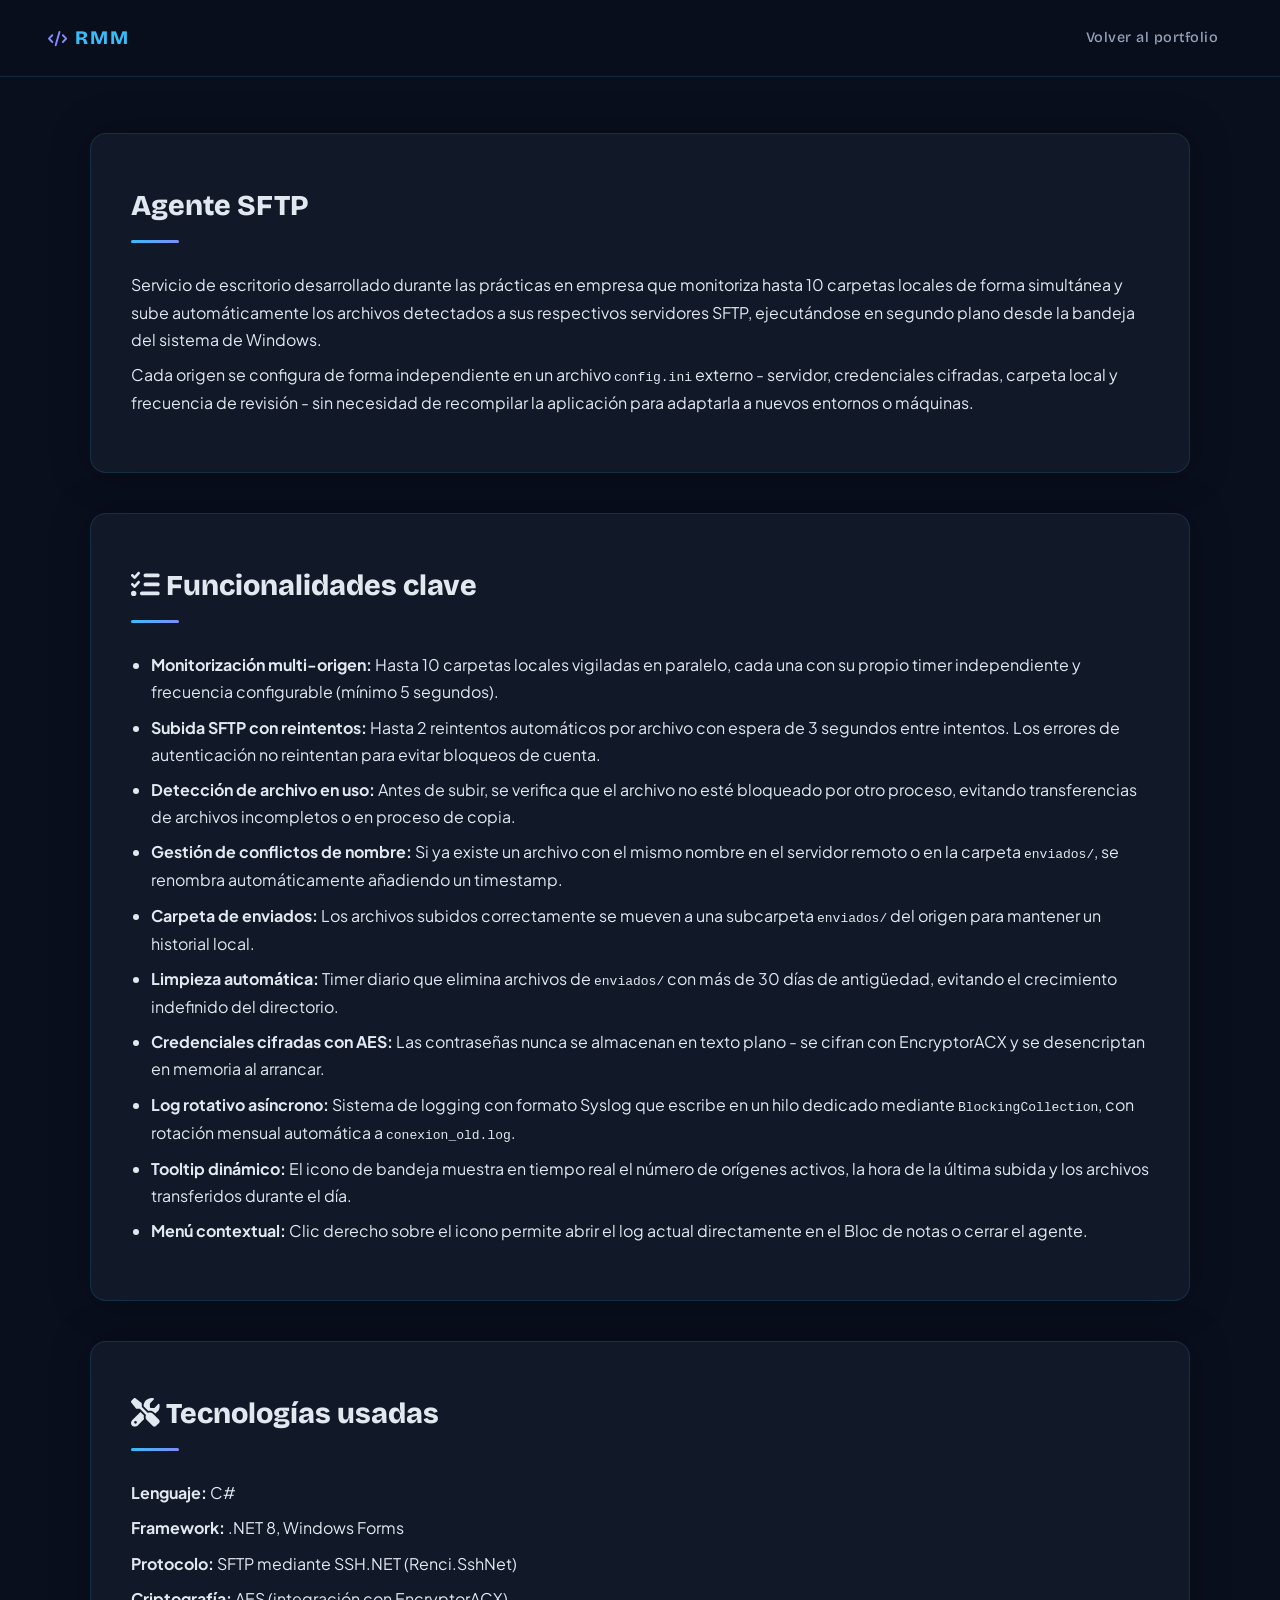
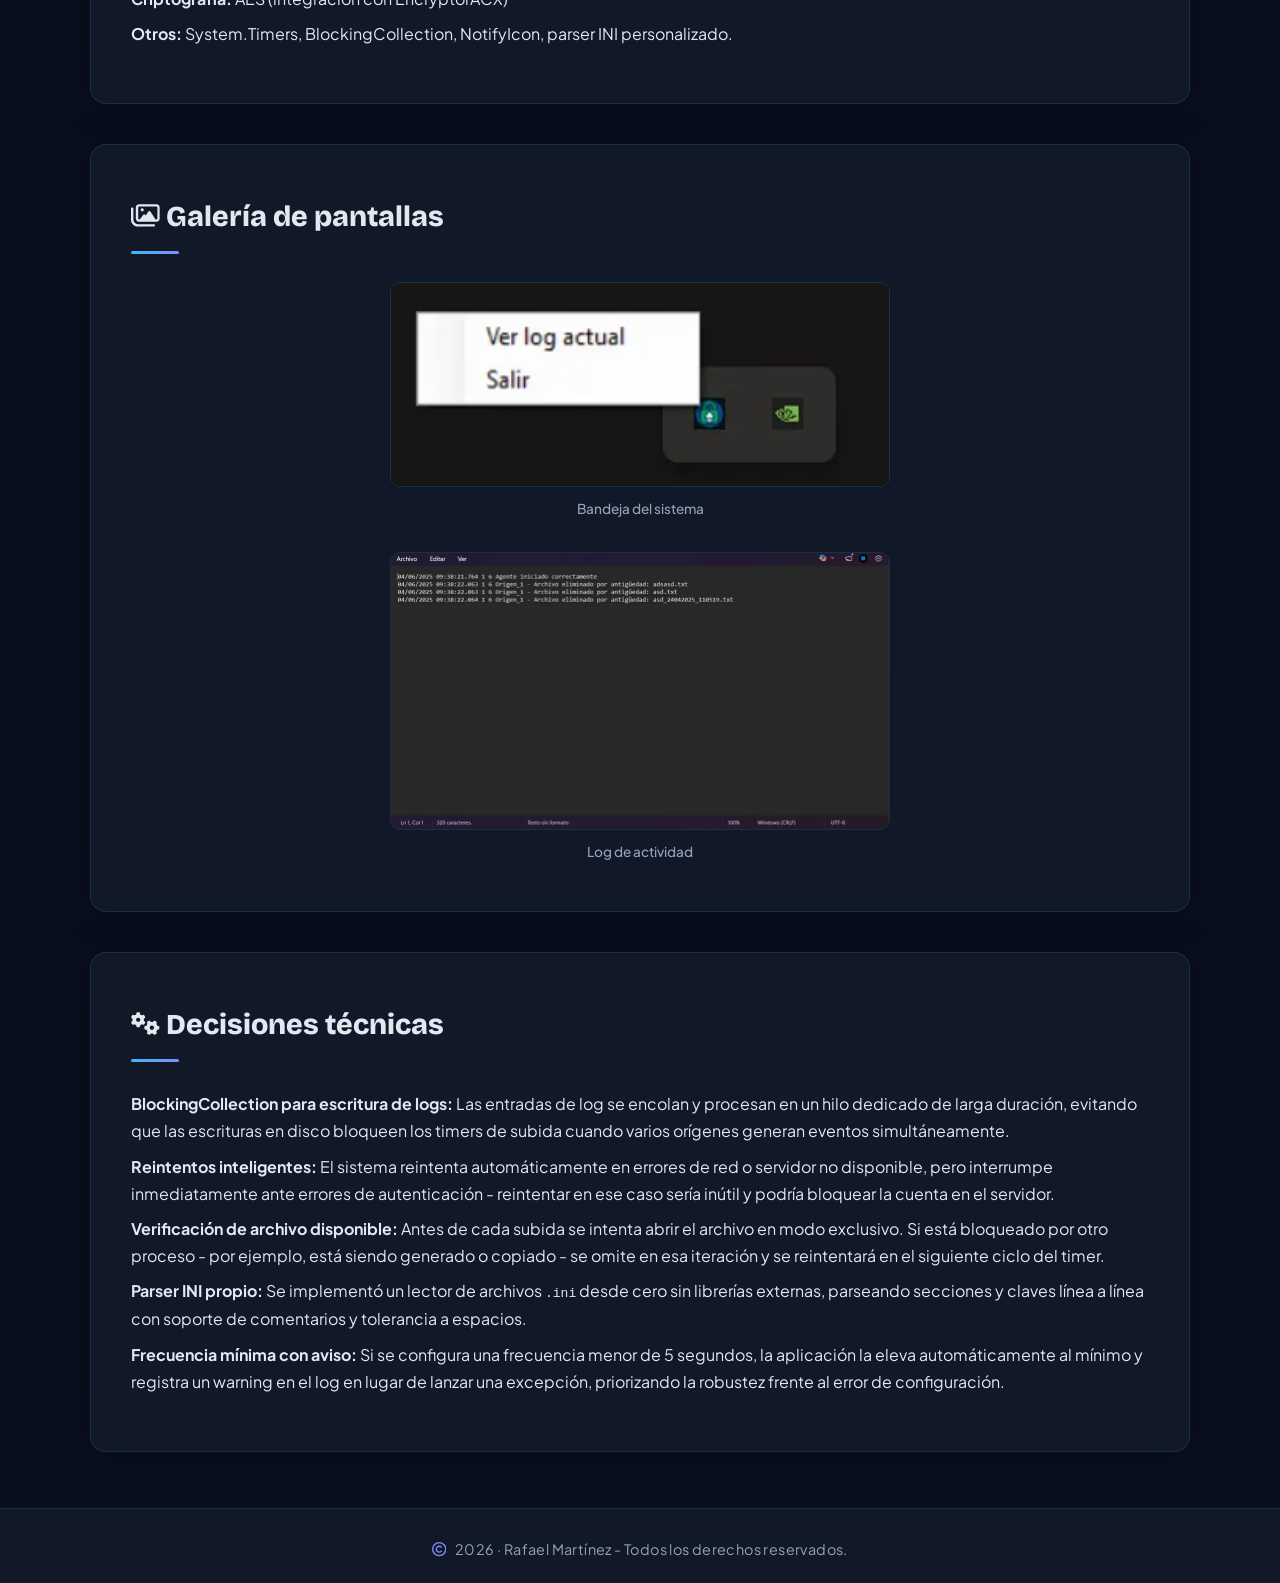
<file: proyectos/agentesftp.html>
<!DOCTYPE html>
<html lang="es">

<head>
  <meta charset="UTF-8" />
  <meta name="viewport" content="width=device-width, initial-scale=1.0" />
  <title>Agente SFTP - Proyecto</title>
  <link rel="icon" type="image/svg+xml" href="../favicon.svg" />
  <meta name="description" content="Agente SFTP de Windows que monitoriza carpetas y sube archivos automáticamente. Desarrollado en C# .NET con configuración externa." />
  <link rel="preconnect" href="https://fonts.googleapis.com">
  <link rel="preconnect" href="https://fonts.gstatic.com" crossorigin>
  <link rel="stylesheet"
    href="https://fonts.googleapis.com/css2?family=Bricolage+Grotesque:opsz,wght@12..96,400;12..96,600;12..96,700;12..96,800&family=Plus+Jakarta+Sans:ital,wght@0,300;0,400;0,500;1,300&display=swap">
  <link rel="stylesheet" href="../css/style.css" />
</head>

<body>
  <!-- Iconos SVG inline (Font Awesome Free 6.5.2 - CC BY 4.0 - https://fontawesome.com/license/free) -->
  <svg xmlns="http://www.w3.org/2000/svg" width="0" height="0" style="position:absolute" aria-hidden="true">
      <symbol id="i-code" viewBox="0 0 640 512"><path d="M392.8 1.2c-17-4.9-34.7 5-39.6 22l-128 448c-4.9 17 5 34.7 22 39.6s34.7-5 39.6-22l128-448c4.9-17-5-34.7-22-39.6zm80.6 120.1c-12.5 12.5-12.5 32.8 0 45.3L562.7 256l-89.4 89.4c-12.5 12.5-12.5 32.8 0 45.3s32.8 12.5 45.3 0l112-112c12.5-12.5 12.5-32.8 0-45.3l-112-112c-12.5-12.5-32.8-12.5-45.3 0zm-306.7 0c-12.5-12.5-32.8-12.5-45.3 0l-112 112c-12.5 12.5-12.5 32.8 0 45.3l112 112c12.5 12.5 32.8 12.5 45.3 0s12.5-32.8 0-45.3L77.3 256l89.4-89.4c12.5-12.5 12.5-32.8 0-45.3z"/></symbol>
      <symbol id="i-list-check" viewBox="0 0 512 512"><path d="M152.1 38.2c9.9 8.9 10.7 24 1.8 33.9l-72 80c-4.4 4.9-10.6 7.8-17.2 7.9s-12.9-2.4-17.6-7L7 113C-2.3 103.6-2.3 88.4 7 79s24.6-9.4 33.9 0l22.1 22.1 55.1-61.2c8.9-9.9 24-10.7 33.9-1.8zm0 160c9.9 8.9 10.7 24 1.8 33.9l-72 80c-4.4 4.9-10.6 7.8-17.2 7.9s-12.9-2.4-17.6-7L7 273c-9.4-9.4-9.4-24.6 0-33.9s24.6-9.4 33.9 0l22.1 22.1 55.1-61.2c8.9-9.9 24-10.7 33.9-1.8zM224 96c0-17.7 14.3-32 32-32H480c17.7 0 32 14.3 32 32s-14.3 32-32 32H256c-17.7 0-32-14.3-32-32zm0 160c0-17.7 14.3-32 32-32H480c17.7 0 32 14.3 32 32s-14.3 32-32 32H256c-17.7 0-32-14.3-32-32zM160 416c0-17.7 14.3-32 32-32H480c17.7 0 32 14.3 32 32s-14.3 32-32 32H192c-17.7 0-32-14.3-32-32zM48 368a48 48 0 1 1 0 96 48 48 0 1 1 0-96z"/></symbol>
      <symbol id="i-screwdriver-wrench" viewBox="0 0 512 512"><path d="M78.6 5C69.1-2.4 55.6-1.5 47 7L7 47c-8.5 8.5-9.4 22-2.1 31.6l80 104c4.5 5.9 11.6 9.4 19 9.4h54.1l109 109c-14.7 29-10 65.4 14.3 89.6l112 112c12.5 12.5 32.8 12.5 45.3 0l64-64c12.5-12.5 12.5-32.8 0-45.3l-112-112c-24.2-24.2-60.6-29-89.6-14.3l-109-109V104c0-7.5-3.5-14.5-9.4-19L78.6 5zM19.9 396.1C7.2 408.8 0 426.1 0 444.1C0 481.6 30.4 512 67.9 512c18 0 35.3-7.2 48-19.9L233.7 374.3c-7.8-20.9-9-43.6-3.6-65.1l-61.7-61.7L19.9 396.1zM512 144c0-10.5-1.1-20.7-3.2-30.5c-2.4-11.2-16.1-14.1-24.2-6l-63.9 63.9c-3 3-7.1 4.7-11.3 4.7H352c-8.8 0-16-7.2-16-16V102.6c0-4.2 1.7-8.3 4.7-11.3l63.9-63.9c8.1-8.1 5.2-21.8-6-24.2C388.7 1.1 378.5 0 368 0C288.5 0 224 64.5 224 144l0 .8 85.3 85.3c36-9.1 75.8 .5 104 28.7L429 274.5c49-23 83-72.8 83-130.5zM56 432a24 24 0 1 1 48 0 24 24 0 1 1 -48 0z"/></symbol>
      <symbol id="i-images" viewBox="0 0 576 512"><path d="M160 80H512c8.8 0 16 7.2 16 16V320c0 8.8-7.2 16-16 16H490.8L388.1 178.9c-4.4-6.8-12-10.9-20.1-10.9s-15.7 4.1-20.1 10.9l-52.2 79.8-12.4-16.9c-4.5-6.2-11.7-9.8-19.4-9.8s-14.8 3.6-19.4 9.8L175.6 336H160c-8.8 0-16-7.2-16-16V96c0-8.8 7.2-16 16-16zM96 96V320c0 35.3 28.7 64 64 64H512c35.3 0 64-28.7 64-64V96c0-35.3-28.7-64-64-64H160c-35.3 0-64 28.7-64 64zM48 120c0-13.3-10.7-24-24-24S0 106.7 0 120V344c0 75.1 60.9 136 136 136H456c13.3 0 24-10.7 24-24s-10.7-24-24-24H136c-48.6 0-88-39.4-88-88V120zm208 24a32 32 0 1 0 -64 0 32 32 0 1 0 64 0z"/></symbol>
      <symbol id="i-gears" viewBox="0 0 640 512"><path d="M308.5 135.3c7.1-6.3 9.9-16.2 6.2-25c-2.3-5.3-4.8-10.5-7.6-15.5L304 89.4c-3-5-6.3-9.9-9.8-14.6c-5.7-7.6-15.7-10.1-24.7-7.1l-28.2 9.3c-10.7-8.8-23-16-36.2-20.9L199 27.1c-1.9-9.3-9.1-16.7-18.5-17.8C173.9 8.4 167.2 8 160.4 8h-.7c-6.8 0-13.5 .4-20.1 1.2c-9.4 1.1-16.6 8.6-18.5 17.8L115 56.1c-13.3 5-25.5 12.1-36.2 20.9L50.5 67.8c-9-3-19-.5-24.7 7.1c-3.5 4.7-6.8 9.6-9.9 14.6l-3 5.3c-2.8 5-5.3 10.2-7.6 15.6c-3.7 8.7-.9 18.6 6.2 25l22.2 19.8C32.6 161.9 32 168.9 32 176s.6 14.1 1.7 20.9L11.5 216.7c-7.1 6.3-9.9 16.2-6.2 25c2.3 5.3 4.8 10.5 7.6 15.6l3 5.2c3 5.1 6.3 9.9 9.9 14.6c5.7 7.6 15.7 10.1 24.7 7.1l28.2-9.3c10.7 8.8 23 16 36.2 20.9l6.1 29.1c1.9 9.3 9.1 16.7 18.5 17.8c6.7 .8 13.5 1.2 20.4 1.2s13.7-.4 20.4-1.2c9.4-1.1 16.6-8.6 18.5-17.8l6.1-29.1c13.3-5 25.5-12.1 36.2-20.9l28.2 9.3c9 3 19 .5 24.7-7.1c3.5-4.7 6.8-9.5 9.8-14.6l3.1-5.4c2.8-5 5.3-10.2 7.6-15.5c3.7-8.7 .9-18.6-6.2-25l-22.2-19.8c1.1-6.8 1.7-13.8 1.7-20.9s-.6-14.1-1.7-20.9l22.2-19.8zM112 176a48 48 0 1 1 96 0 48 48 0 1 1 -96 0zM504.7 500.5c6.3 7.1 16.2 9.9 25 6.2c5.3-2.3 10.5-4.8 15.5-7.6l5.4-3.1c5-3 9.9-6.3 14.6-9.8c7.6-5.7 10.1-15.7 7.1-24.7l-9.3-28.2c8.8-10.7 16-23 20.9-36.2l29.1-6.1c9.3-1.9 16.7-9.1 17.8-18.5c.8-6.7 1.2-13.5 1.2-20.4s-.4-13.7-1.2-20.4c-1.1-9.4-8.6-16.6-17.8-18.5L583.9 307c-5-13.3-12.1-25.5-20.9-36.2l9.3-28.2c3-9 .5-19-7.1-24.7c-4.7-3.5-9.6-6.8-14.6-9.9l-5.3-3c-5-2.8-10.2-5.3-15.6-7.6c-8.7-3.7-18.6-.9-25 6.2l-19.8 22.2c-6.8-1.1-13.8-1.7-20.9-1.7s-14.1 .6-20.9 1.7l-19.8-22.2c-6.3-7.1-16.2-9.9-25-6.2c-5.3 2.3-10.5 4.8-15.6 7.6l-5.2 3c-5.1 3-9.9 6.3-14.6 9.9c-7.6 5.7-10.1 15.7-7.1 24.7l9.3 28.2c-8.8 10.7-16 23-20.9 36.2L315.1 313c-9.3 1.9-16.7 9.1-17.8 18.5c-.8 6.7-1.2 13.5-1.2 20.4s.4 13.7 1.2 20.4c1.1 9.4 8.6 16.6 17.8 18.5l29.1 6.1c5 13.3 12.1 25.5 20.9 36.2l-9.3 28.2c-3 9-.5 19 7.1 24.7c4.7 3.5 9.5 6.8 14.6 9.8l5.4 3.1c5 2.8 10.2 5.3 15.5 7.6c8.7 3.7 18.6 .9 25-6.2l19.8-22.2c6.8 1.1 13.8 1.7 20.9 1.7s14.1-.6 20.9-1.7l19.8 22.2zM464 304a48 48 0 1 1 0 96 48 48 0 1 1 0-96z"/></symbol>
      <symbol id="i-copyright" viewBox="0 0 512 512"><path d="M256 48a208 208 0 1 1 0 416 208 208 0 1 1 0-416zm0 464A256 256 0 1 0 256 0a256 256 0 1 0 0 512zM199.4 312.6c-31.2-31.2-31.2-81.9 0-113.1s81.9-31.2 113.1 0c9.4 9.4 24.6 9.4 33.9 0s9.4-24.6 0-33.9c-50-50-131-50-181 0s-50 131 0 181s131 50 181 0c9.4-9.4 9.4-24.6 0-33.9s-24.6-9.4-33.9 0c-31.2 31.2-81.9 31.2-113.1 0z"/></symbol>
  </svg>
  <nav class="navbar">
    <div class="logo"><svg class="icon" aria-hidden="true"><use href="#i-code"/></svg>RMM</div>
    <ul>
      <li><a href="../index.html">Volver al portfolio</a></li>
    </ul>
  </nav>

  <main class="project-page">
    <!-- Introducción -->
    <section>
      <h2>Agente SFTP</h2>
      <p>
        Servicio de escritorio desarrollado durante las prácticas en empresa que monitoriza hasta 10 carpetas
        locales de forma simultánea y sube automáticamente los archivos detectados a sus respectivos servidores
        SFTP, ejecutándose en segundo plano desde la bandeja del sistema de Windows.
      </p>
      <p>
        Cada origen se configura de forma independiente en un archivo <code>config.ini</code> externo -
        servidor, credenciales cifradas, carpeta local y frecuencia de revisión - sin necesidad de recompilar
        la aplicación para adaptarla a nuevos entornos o máquinas.
      </p>
    </section>

    <!-- Funcionalidades -->
    <section>
      <h2><svg class="icon" aria-hidden="true"><use href="#i-list-check"/></svg> Funcionalidades clave</h2>
      <ul>
        <li><strong>Monitorización multi-origen:</strong> Hasta 10 carpetas locales vigiladas en paralelo, cada una con
          su propio timer independiente y frecuencia configurable (mínimo 5 segundos).</li>
        <li><strong>Subida SFTP con reintentos:</strong> Hasta 2 reintentos automáticos por archivo con espera de 3
          segundos entre intentos. Los errores de autenticación no reintentan para evitar bloqueos de cuenta.</li>
        <li><strong>Detección de archivo en uso:</strong> Antes de subir, se verifica que el archivo no esté bloqueado
          por otro proceso, evitando transferencias de archivos incompletos o en proceso de copia.</li>
        <li><strong>Gestión de conflictos de nombre:</strong> Si ya existe un archivo con el mismo nombre en el servidor
          remoto o en la carpeta <code>enviados/</code>, se renombra automáticamente añadiendo un timestamp.</li>
        <li><strong>Carpeta de enviados:</strong> Los archivos subidos correctamente se mueven a una subcarpeta
          <code>enviados/</code> del origen para mantener un historial local.
        </li>
        <li><strong>Limpieza automática:</strong> Timer diario que elimina archivos de <code>enviados/</code> con más de
          30 días de antigüedad, evitando el crecimiento indefinido del directorio.</li>
        <li><strong>Credenciales cifradas con AES:</strong> Las contraseñas nunca se almacenan en texto plano - se
          cifran con EncryptorACX y se desencriptan en memoria al arrancar.</li>
        <li><strong>Log rotativo asíncrono:</strong> Sistema de logging con formato Syslog que escribe en un hilo
          dedicado mediante <code>BlockingCollection</code>, con rotación mensual automática a
          <code>conexion_old.log</code>.
        </li>
        <li><strong>Tooltip dinámico:</strong> El icono de bandeja muestra en tiempo real el número de orígenes activos,
          la hora de la última subida y los archivos transferidos durante el día.</li>
        <li><strong>Menú contextual:</strong> Clic derecho sobre el icono permite abrir el log actual directamente en el
          Bloc de notas o cerrar el agente.</li>
      </ul>
    </section>

    <!-- Tecnologías -->
    <section>
      <h2><svg class="icon" aria-hidden="true"><use href="#i-screwdriver-wrench"/></svg> Tecnologías usadas</h2>
      <p><strong>Lenguaje:</strong> C#</p>
      <p><strong>Framework:</strong> .NET 8, Windows Forms</p>
      <p><strong>Protocolo:</strong> SFTP mediante SSH.NET (Renci.SshNet)</p>
      <p><strong>Criptografía:</strong> AES (integración con EncryptorACX)</p>
      <p><strong>Otros:</strong> System.Timers, BlockingCollection, NotifyIcon, parser INI personalizado.</p>
    </section>

    <!-- Galería -->
    <section>
      <h2><svg class="icon" aria-hidden="true"><use href="#i-images"/></svg> Galería de pantallas</h2>
      <div class="screenshots-grid">
        <figure class="screenshot-item-windows">
          <img src="../img/agentesftp/tray.webp" alt="Icono en bandeja del sistema con menú contextual" width="319" height="130" loading="lazy" />
          <figcaption>Bandeja del sistema</figcaption>
        </figure>
        <figure class="screenshot-item-windows">
          <img src="../img/agentesftp/log.webp" alt="Log de actividad en tiempo real" width="1000" height="554" loading="lazy" />
          <figcaption>Log de actividad</figcaption>
        </figure>
      </div>
    </section>

    <!-- Decisiones técnicas -->
    <section>
      <h2><svg class="icon" aria-hidden="true"><use href="#i-gears"/></svg> Decisiones técnicas</h2>
      <p><strong>BlockingCollection para escritura de logs:</strong> Las entradas de log se encolan y procesan en un
        hilo dedicado de larga duración, evitando que las escrituras en disco bloqueen los timers de subida cuando
        varios orígenes generan eventos simultáneamente.</p>
      <p><strong>Reintentos inteligentes:</strong> El sistema reintenta automáticamente en errores de red o servidor no
        disponible, pero interrumpe inmediatamente ante errores de autenticación - reintentar en ese caso sería inútil y
        podría bloquear la cuenta en el servidor.</p>
      <p><strong>Verificación de archivo disponible:</strong> Antes de cada subida se intenta abrir el archivo en modo
        exclusivo. Si está bloqueado por otro proceso - por ejemplo, está siendo generado o copiado - se omite en esa
        iteración y se reintentará en el siguiente ciclo del timer.</p>
      <p><strong>Parser INI propio:</strong> Se implementó un lector de archivos <code>.ini</code> desde cero sin
        librerías externas, parseando secciones y claves línea a línea con soporte de comentarios y tolerancia a
        espacios.</p>
      <p><strong>Frecuencia mínima con aviso:</strong> Si se configura una frecuencia menor de 5 segundos, la aplicación
        la eleva automáticamente al mínimo y registra un warning en el log en lugar de lanzar una excepción, priorizando
        la robustez frente al error de configuración.</p>
    </section>
  </main>

  <footer>
    <p><svg class="icon" aria-hidden="true"><use href="#i-copyright"/></svg> <span id="year"></span> · Rafael Martínez - Todos los derechos reservados.</p>
  </footer>
  <script src="../js/common.js"></script>
</body>

</html>
</file>
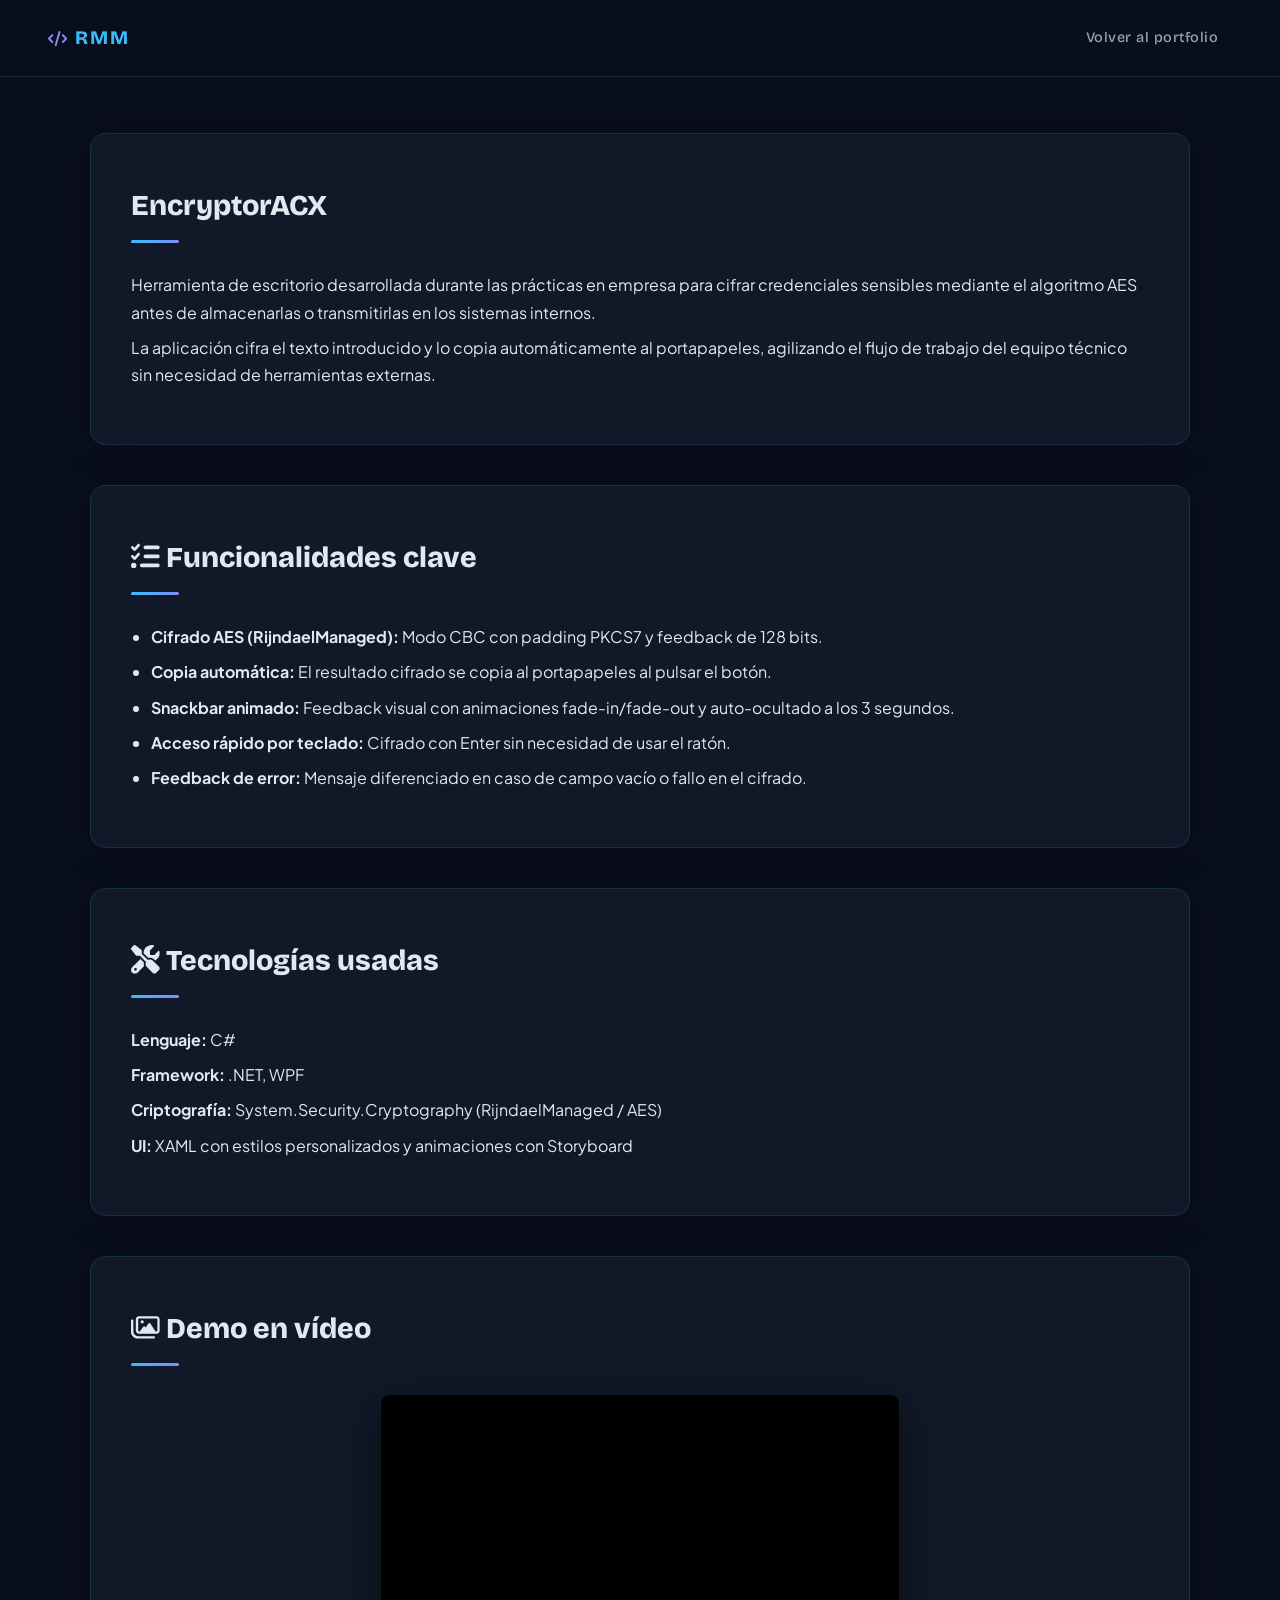
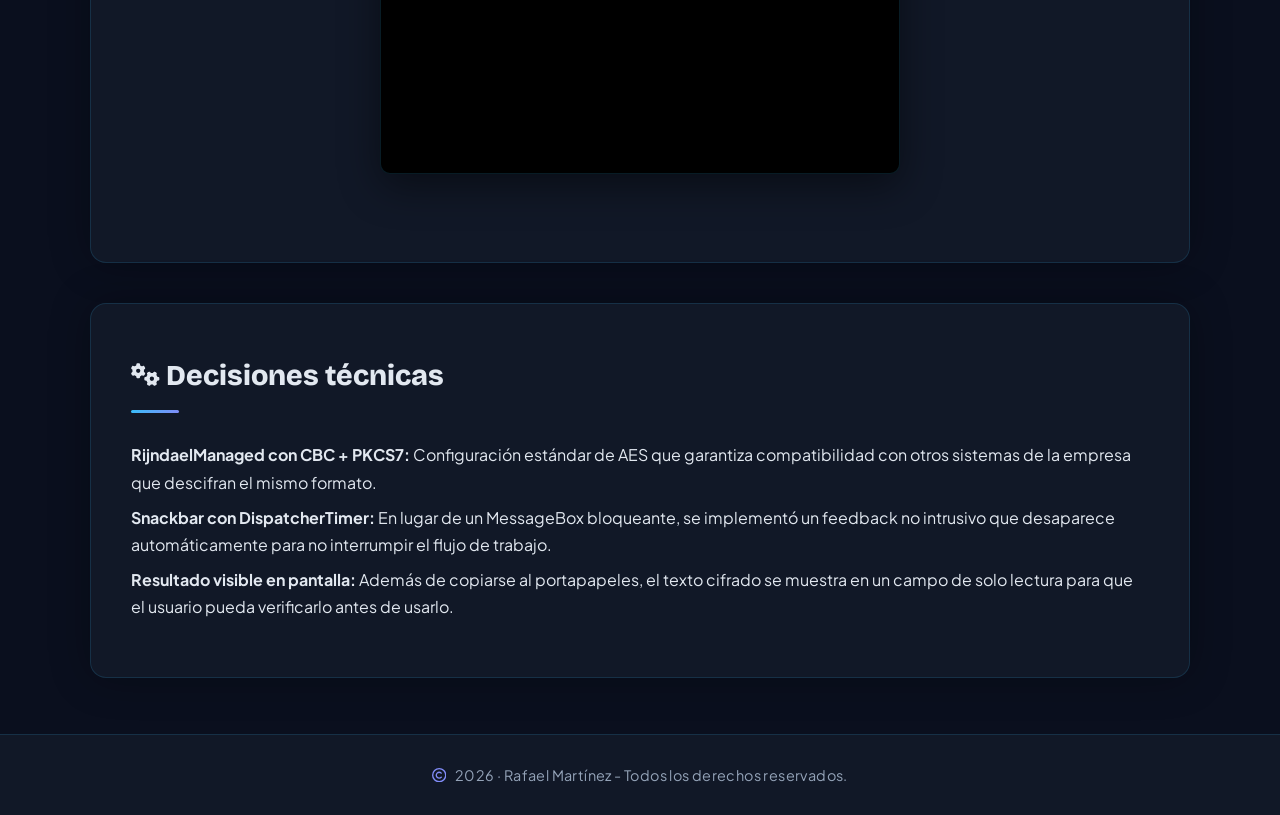
<file: proyectos/encryptoracx.html>
<!DOCTYPE html>
<html lang="es">

<head>
  <meta charset="UTF-8" />
  <meta name="viewport" content="width=device-width, initial-scale=1.0" />
  <title>EncryptorACX - Proyecto</title>
  <link rel="icon" type="image/svg+xml" href="../favicon.svg" />
  <meta name="description" content="EncryptorACX: Herramienta de cifrado AES en C# WPF para gestionar credenciales de forma segura." />
  <link rel="preconnect" href="https://fonts.googleapis.com">
  <link rel="preconnect" href="https://fonts.gstatic.com" crossorigin>
  <link rel="stylesheet"
    href="https://fonts.googleapis.com/css2?family=Bricolage+Grotesque:opsz,wght@12..96,400;12..96,600;12..96,700;12..96,800&family=Plus+Jakarta+Sans:ital,wght@0,300;0,400;0,500;1,300&display=swap">
  <link rel="stylesheet" href="../css/style.css" />
</head>

<body>
  <!-- Iconos SVG inline (Font Awesome Free 6.5.2 - CC BY 4.0 - https://fontawesome.com/license/free) -->
  <svg xmlns="http://www.w3.org/2000/svg" width="0" height="0" style="position:absolute" aria-hidden="true">
      <symbol id="i-code" viewBox="0 0 640 512"><path d="M392.8 1.2c-17-4.9-34.7 5-39.6 22l-128 448c-4.9 17 5 34.7 22 39.6s34.7-5 39.6-22l128-448c4.9-17-5-34.7-22-39.6zm80.6 120.1c-12.5 12.5-12.5 32.8 0 45.3L562.7 256l-89.4 89.4c-12.5 12.5-12.5 32.8 0 45.3s32.8 12.5 45.3 0l112-112c12.5-12.5 12.5-32.8 0-45.3l-112-112c-12.5-12.5-32.8-12.5-45.3 0zm-306.7 0c-12.5-12.5-32.8-12.5-45.3 0l-112 112c-12.5 12.5-12.5 32.8 0 45.3l112 112c12.5 12.5 32.8 12.5 45.3 0s12.5-32.8 0-45.3L77.3 256l89.4-89.4c12.5-12.5 12.5-32.8 0-45.3z"/></symbol>
      <symbol id="i-list-check" viewBox="0 0 512 512"><path d="M152.1 38.2c9.9 8.9 10.7 24 1.8 33.9l-72 80c-4.4 4.9-10.6 7.8-17.2 7.9s-12.9-2.4-17.6-7L7 113C-2.3 103.6-2.3 88.4 7 79s24.6-9.4 33.9 0l22.1 22.1 55.1-61.2c8.9-9.9 24-10.7 33.9-1.8zm0 160c9.9 8.9 10.7 24 1.8 33.9l-72 80c-4.4 4.9-10.6 7.8-17.2 7.9s-12.9-2.4-17.6-7L7 273c-9.4-9.4-9.4-24.6 0-33.9s24.6-9.4 33.9 0l22.1 22.1 55.1-61.2c8.9-9.9 24-10.7 33.9-1.8zM224 96c0-17.7 14.3-32 32-32H480c17.7 0 32 14.3 32 32s-14.3 32-32 32H256c-17.7 0-32-14.3-32-32zm0 160c0-17.7 14.3-32 32-32H480c17.7 0 32 14.3 32 32s-14.3 32-32 32H256c-17.7 0-32-14.3-32-32zM160 416c0-17.7 14.3-32 32-32H480c17.7 0 32 14.3 32 32s-14.3 32-32 32H192c-17.7 0-32-14.3-32-32zM48 368a48 48 0 1 1 0 96 48 48 0 1 1 0-96z"/></symbol>
      <symbol id="i-screwdriver-wrench" viewBox="0 0 512 512"><path d="M78.6 5C69.1-2.4 55.6-1.5 47 7L7 47c-8.5 8.5-9.4 22-2.1 31.6l80 104c4.5 5.9 11.6 9.4 19 9.4h54.1l109 109c-14.7 29-10 65.4 14.3 89.6l112 112c12.5 12.5 32.8 12.5 45.3 0l64-64c12.5-12.5 12.5-32.8 0-45.3l-112-112c-24.2-24.2-60.6-29-89.6-14.3l-109-109V104c0-7.5-3.5-14.5-9.4-19L78.6 5zM19.9 396.1C7.2 408.8 0 426.1 0 444.1C0 481.6 30.4 512 67.9 512c18 0 35.3-7.2 48-19.9L233.7 374.3c-7.8-20.9-9-43.6-3.6-65.1l-61.7-61.7L19.9 396.1zM512 144c0-10.5-1.1-20.7-3.2-30.5c-2.4-11.2-16.1-14.1-24.2-6l-63.9 63.9c-3 3-7.1 4.7-11.3 4.7H352c-8.8 0-16-7.2-16-16V102.6c0-4.2 1.7-8.3 4.7-11.3l63.9-63.9c8.1-8.1 5.2-21.8-6-24.2C388.7 1.1 378.5 0 368 0C288.5 0 224 64.5 224 144l0 .8 85.3 85.3c36-9.1 75.8 .5 104 28.7L429 274.5c49-23 83-72.8 83-130.5zM56 432a24 24 0 1 1 48 0 24 24 0 1 1 -48 0z"/></symbol>
      <symbol id="i-images" viewBox="0 0 576 512"><path d="M160 80H512c8.8 0 16 7.2 16 16V320c0 8.8-7.2 16-16 16H490.8L388.1 178.9c-4.4-6.8-12-10.9-20.1-10.9s-15.7 4.1-20.1 10.9l-52.2 79.8-12.4-16.9c-4.5-6.2-11.7-9.8-19.4-9.8s-14.8 3.6-19.4 9.8L175.6 336H160c-8.8 0-16-7.2-16-16V96c0-8.8 7.2-16 16-16zM96 96V320c0 35.3 28.7 64 64 64H512c35.3 0 64-28.7 64-64V96c0-35.3-28.7-64-64-64H160c-35.3 0-64 28.7-64 64zM48 120c0-13.3-10.7-24-24-24S0 106.7 0 120V344c0 75.1 60.9 136 136 136H456c13.3 0 24-10.7 24-24s-10.7-24-24-24H136c-48.6 0-88-39.4-88-88V120zm208 24a32 32 0 1 0 -64 0 32 32 0 1 0 64 0z"/></symbol>
      <symbol id="i-gears" viewBox="0 0 640 512"><path d="M308.5 135.3c7.1-6.3 9.9-16.2 6.2-25c-2.3-5.3-4.8-10.5-7.6-15.5L304 89.4c-3-5-6.3-9.9-9.8-14.6c-5.7-7.6-15.7-10.1-24.7-7.1l-28.2 9.3c-10.7-8.8-23-16-36.2-20.9L199 27.1c-1.9-9.3-9.1-16.7-18.5-17.8C173.9 8.4 167.2 8 160.4 8h-.7c-6.8 0-13.5 .4-20.1 1.2c-9.4 1.1-16.6 8.6-18.5 17.8L115 56.1c-13.3 5-25.5 12.1-36.2 20.9L50.5 67.8c-9-3-19-.5-24.7 7.1c-3.5 4.7-6.8 9.6-9.9 14.6l-3 5.3c-2.8 5-5.3 10.2-7.6 15.6c-3.7 8.7-.9 18.6 6.2 25l22.2 19.8C32.6 161.9 32 168.9 32 176s.6 14.1 1.7 20.9L11.5 216.7c-7.1 6.3-9.9 16.2-6.2 25c2.3 5.3 4.8 10.5 7.6 15.6l3 5.2c3 5.1 6.3 9.9 9.9 14.6c5.7 7.6 15.7 10.1 24.7 7.1l28.2-9.3c10.7 8.8 23 16 36.2 20.9l6.1 29.1c1.9 9.3 9.1 16.7 18.5 17.8c6.7 .8 13.5 1.2 20.4 1.2s13.7-.4 20.4-1.2c9.4-1.1 16.6-8.6 18.5-17.8l6.1-29.1c13.3-5 25.5-12.1 36.2-20.9l28.2 9.3c9 3 19 .5 24.7-7.1c3.5-4.7 6.8-9.5 9.8-14.6l3.1-5.4c2.8-5 5.3-10.2 7.6-15.5c3.7-8.7 .9-18.6-6.2-25l-22.2-19.8c1.1-6.8 1.7-13.8 1.7-20.9s-.6-14.1-1.7-20.9l22.2-19.8zM112 176a48 48 0 1 1 96 0 48 48 0 1 1 -96 0zM504.7 500.5c6.3 7.1 16.2 9.9 25 6.2c5.3-2.3 10.5-4.8 15.5-7.6l5.4-3.1c5-3 9.9-6.3 14.6-9.8c7.6-5.7 10.1-15.7 7.1-24.7l-9.3-28.2c8.8-10.7 16-23 20.9-36.2l29.1-6.1c9.3-1.9 16.7-9.1 17.8-18.5c.8-6.7 1.2-13.5 1.2-20.4s-.4-13.7-1.2-20.4c-1.1-9.4-8.6-16.6-17.8-18.5L583.9 307c-5-13.3-12.1-25.5-20.9-36.2l9.3-28.2c3-9 .5-19-7.1-24.7c-4.7-3.5-9.6-6.8-14.6-9.9l-5.3-3c-5-2.8-10.2-5.3-15.6-7.6c-8.7-3.7-18.6-.9-25 6.2l-19.8 22.2c-6.8-1.1-13.8-1.7-20.9-1.7s-14.1 .6-20.9 1.7l-19.8-22.2c-6.3-7.1-16.2-9.9-25-6.2c-5.3 2.3-10.5 4.8-15.6 7.6l-5.2 3c-5.1 3-9.9 6.3-14.6 9.9c-7.6 5.7-10.1 15.7-7.1 24.7l9.3 28.2c-8.8 10.7-16 23-20.9 36.2L315.1 313c-9.3 1.9-16.7 9.1-17.8 18.5c-.8 6.7-1.2 13.5-1.2 20.4s.4 13.7 1.2 20.4c1.1 9.4 8.6 16.6 17.8 18.5l29.1 6.1c5 13.3 12.1 25.5 20.9 36.2l-9.3 28.2c-3 9-.5 19 7.1 24.7c4.7 3.5 9.5 6.8 14.6 9.8l5.4 3.1c5 2.8 10.2 5.3 15.5 7.6c8.7 3.7 18.6 .9 25-6.2l19.8-22.2c6.8 1.1 13.8 1.7 20.9 1.7s14.1-.6 20.9-1.7l19.8 22.2zM464 304a48 48 0 1 1 0 96 48 48 0 1 1 0-96z"/></symbol>
      <symbol id="i-copyright" viewBox="0 0 512 512"><path d="M256 48a208 208 0 1 1 0 416 208 208 0 1 1 0-416zm0 464A256 256 0 1 0 256 0a256 256 0 1 0 0 512zM199.4 312.6c-31.2-31.2-31.2-81.9 0-113.1s81.9-31.2 113.1 0c9.4 9.4 24.6 9.4 33.9 0s9.4-24.6 0-33.9c-50-50-131-50-181 0s-50 131 0 181s131 50 181 0c9.4-9.4 9.4-24.6 0-33.9s-24.6-9.4-33.9 0c-31.2 31.2-81.9 31.2-113.1 0z"/></symbol>
  </svg>
  <nav class="navbar">
    <div class="logo"><svg class="icon" aria-hidden="true"><use href="#i-code"/></svg>RMM</div>
    <ul>
      <li><a href="../index.html">Volver al portfolio</a></li>
    </ul>
  </nav>

  <main class="project-page">
    <section>
      <h2>EncryptorACX</h2>
      <p>
        Herramienta de escritorio desarrollada durante las prácticas en empresa para cifrar credenciales
        sensibles mediante el algoritmo AES antes de almacenarlas o transmitirlas en los sistemas internos.
      </p>
      <p>
        La aplicación cifra el texto introducido y lo copia automáticamente al portapapeles, agilizando
        el flujo de trabajo del equipo técnico sin necesidad de herramientas externas.
      </p>
    </section>

    <section>
      <h2><svg class="icon" aria-hidden="true"><use href="#i-list-check"/></svg> Funcionalidades clave</h2>
      <ul>
        <li><strong>Cifrado AES (RijndaelManaged):</strong> Modo CBC con padding PKCS7 y feedback de 128 bits.</li>
        <li><strong>Copia automática:</strong> El resultado cifrado se copia al portapapeles al pulsar el botón.</li>
        <li><strong>Snackbar animado:</strong> Feedback visual con animaciones fade-in/fade-out y auto-ocultado a los 3
          segundos.</li>
        <li><strong>Acceso rápido por teclado:</strong> Cifrado con Enter sin necesidad de usar el ratón.</li>
        <li><strong>Feedback de error:</strong> Mensaje diferenciado en caso de campo vacío o fallo en el cifrado.</li>
      </ul>
    </section>

    <section>
      <h2><svg class="icon" aria-hidden="true"><use href="#i-screwdriver-wrench"/></svg> Tecnologías usadas</h2>
      <p><strong>Lenguaje:</strong> C#</p>
      <p><strong>Framework:</strong> .NET, WPF</p>
      <p><strong>Criptografía:</strong> System.Security.Cryptography (RijndaelManaged / AES)</p>
      <p><strong>UI:</strong> XAML con estilos personalizados y animaciones con Storyboard</p>
    </section>

    <section>
      <h2><svg class="icon" aria-hidden="true"><use href="#i-images"/></svg> Demo en vídeo</h2>
      <figure class="demo-video-windows">
        <video src="../img/encryptoracx/encryptoracx-demo.mp4" autoplay loop muted playsinline></video>
      </figure>
    </section>

    <section>
      <h2><svg class="icon" aria-hidden="true"><use href="#i-gears"/></svg> Decisiones técnicas</h2>
      <p><strong>RijndaelManaged con CBC + PKCS7:</strong> Configuración estándar de AES que garantiza compatibilidad
        con otros sistemas de la empresa que descifran el mismo formato.</p>
      <p><strong>Snackbar con DispatcherTimer:</strong> En lugar de un MessageBox bloqueante, se implementó un feedback
        no intrusivo que desaparece automáticamente para no interrumpir el flujo de trabajo.</p>
      <p><strong>Resultado visible en pantalla:</strong> Además de copiarse al portapapeles, el texto cifrado se muestra
        en un campo de solo lectura para que el usuario pueda verificarlo antes de usarlo.</p>
    </section>
  </main>

  <footer>
    <p><svg class="icon" aria-hidden="true"><use href="#i-copyright"/></svg> <span id="year"></span> · Rafael Martínez - Todos los derechos reservados.</p>
  </footer>
  <script src="../js/common.js"></script>
</body>

</html>
</file>
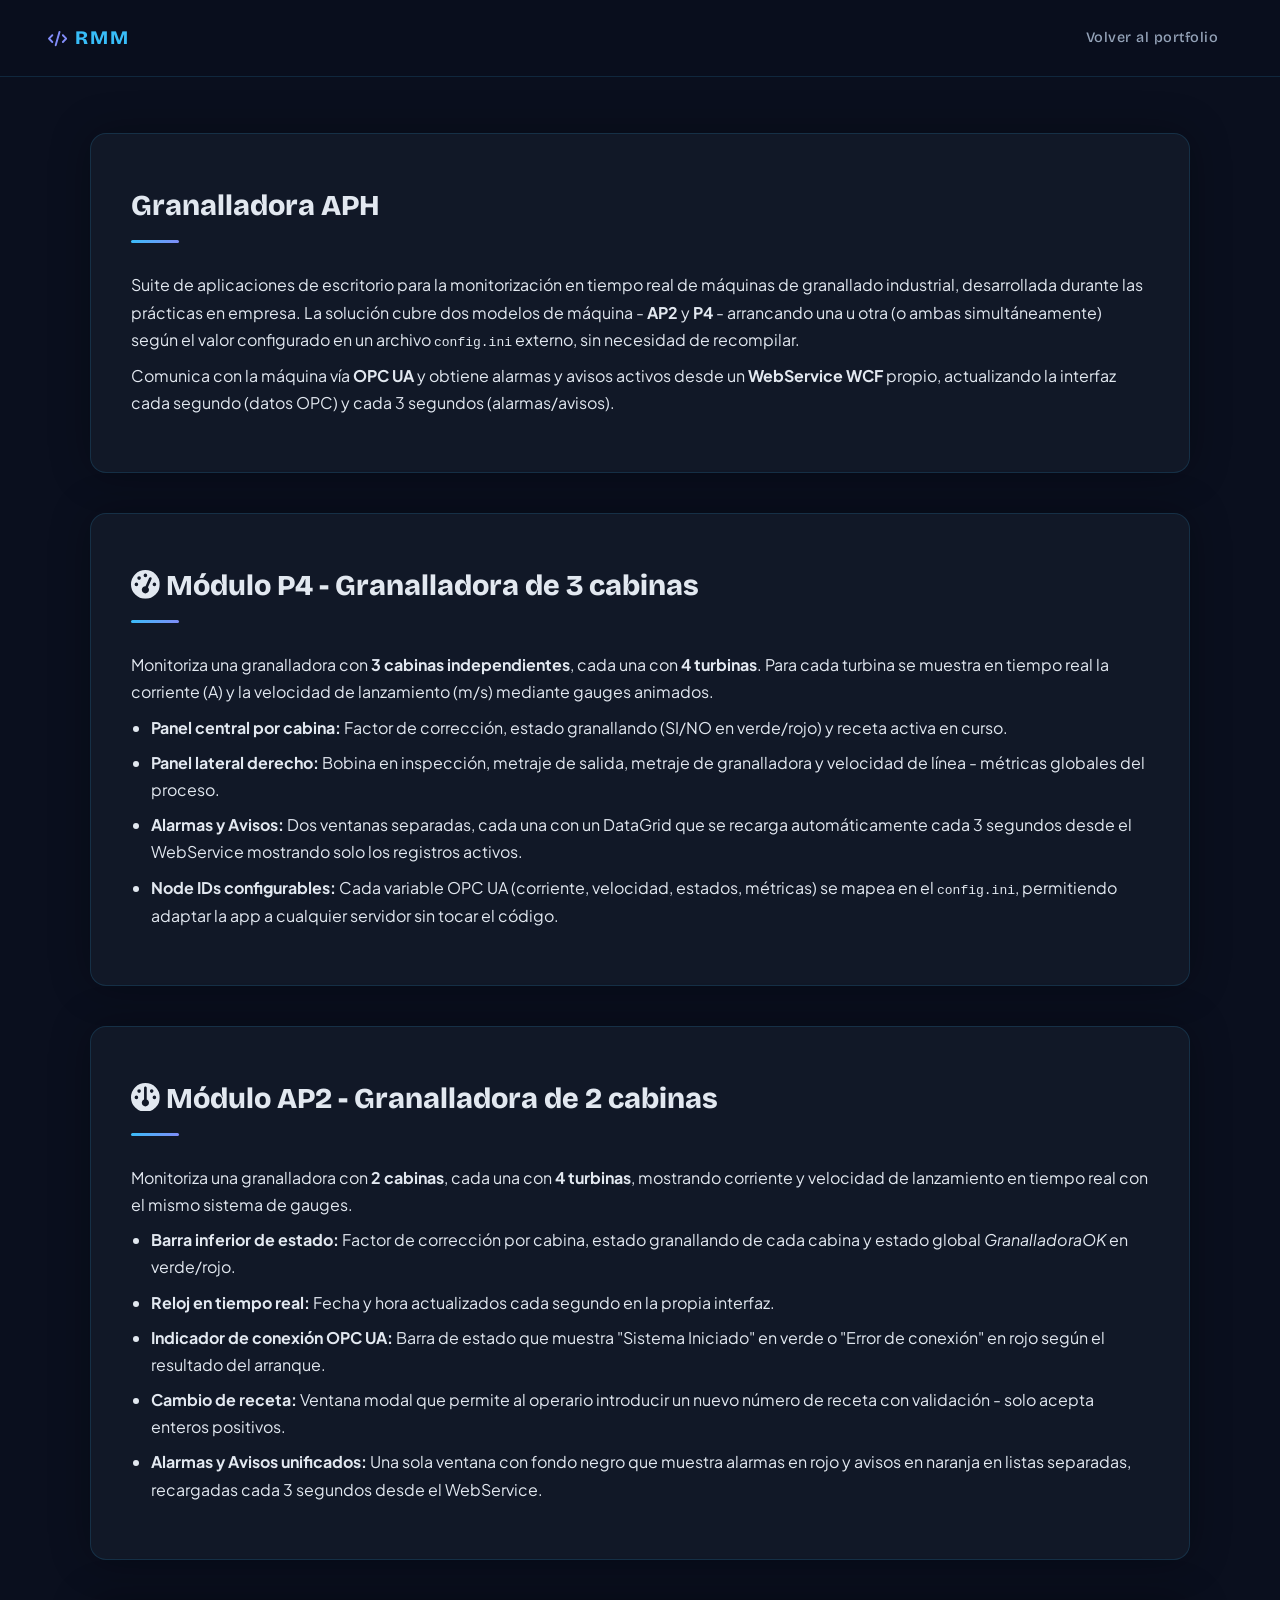
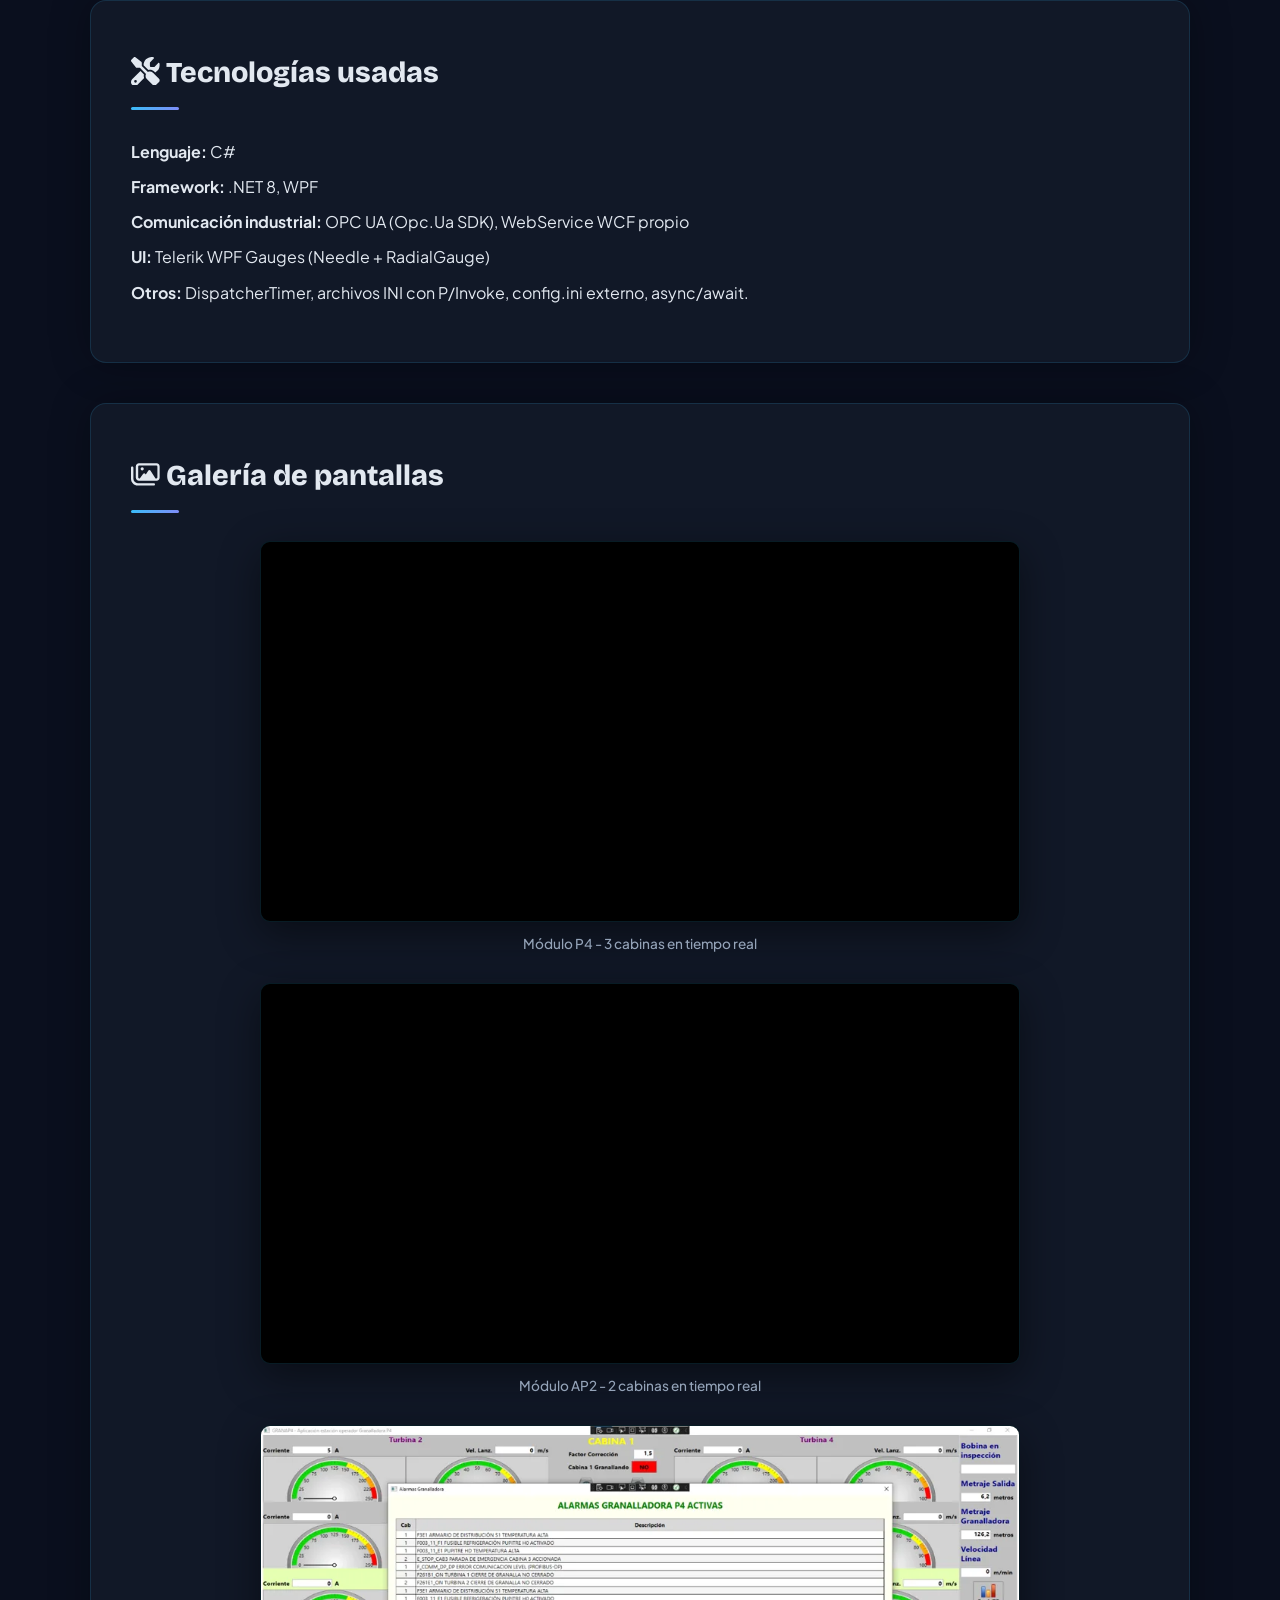
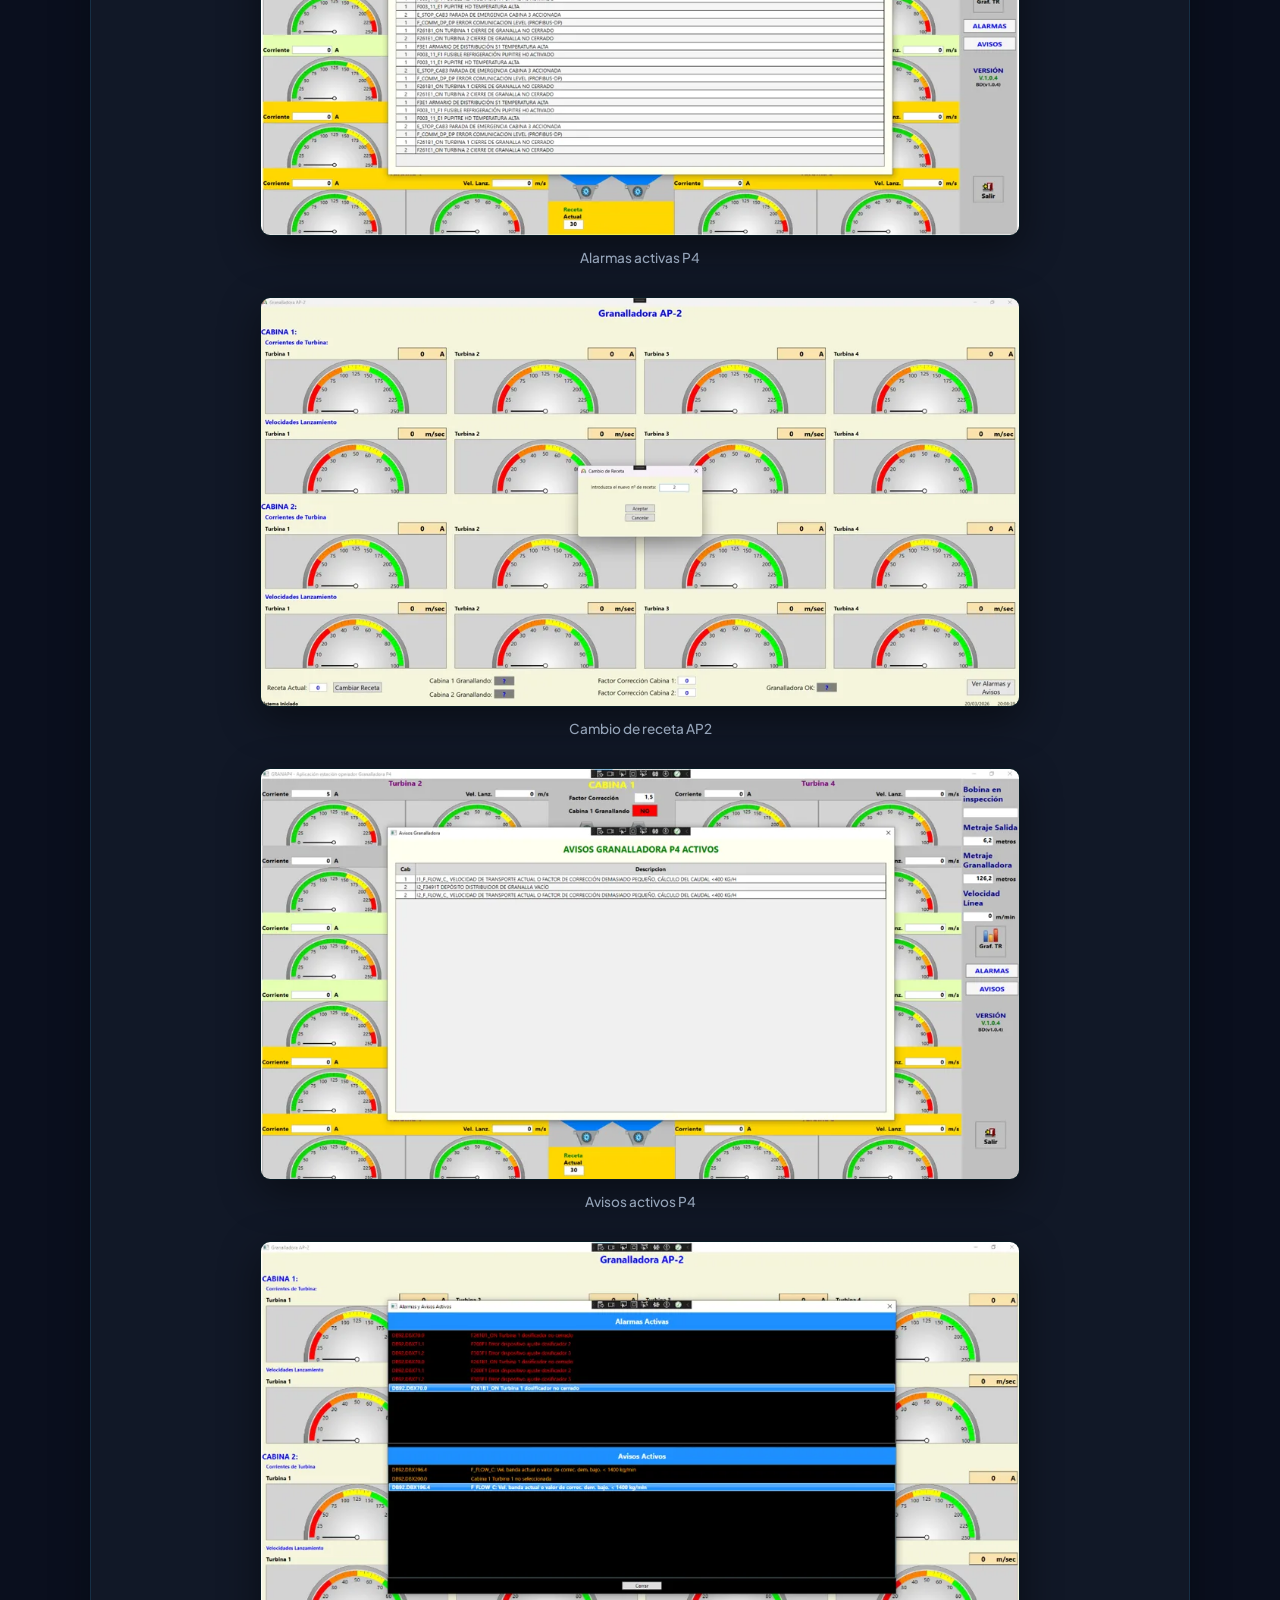
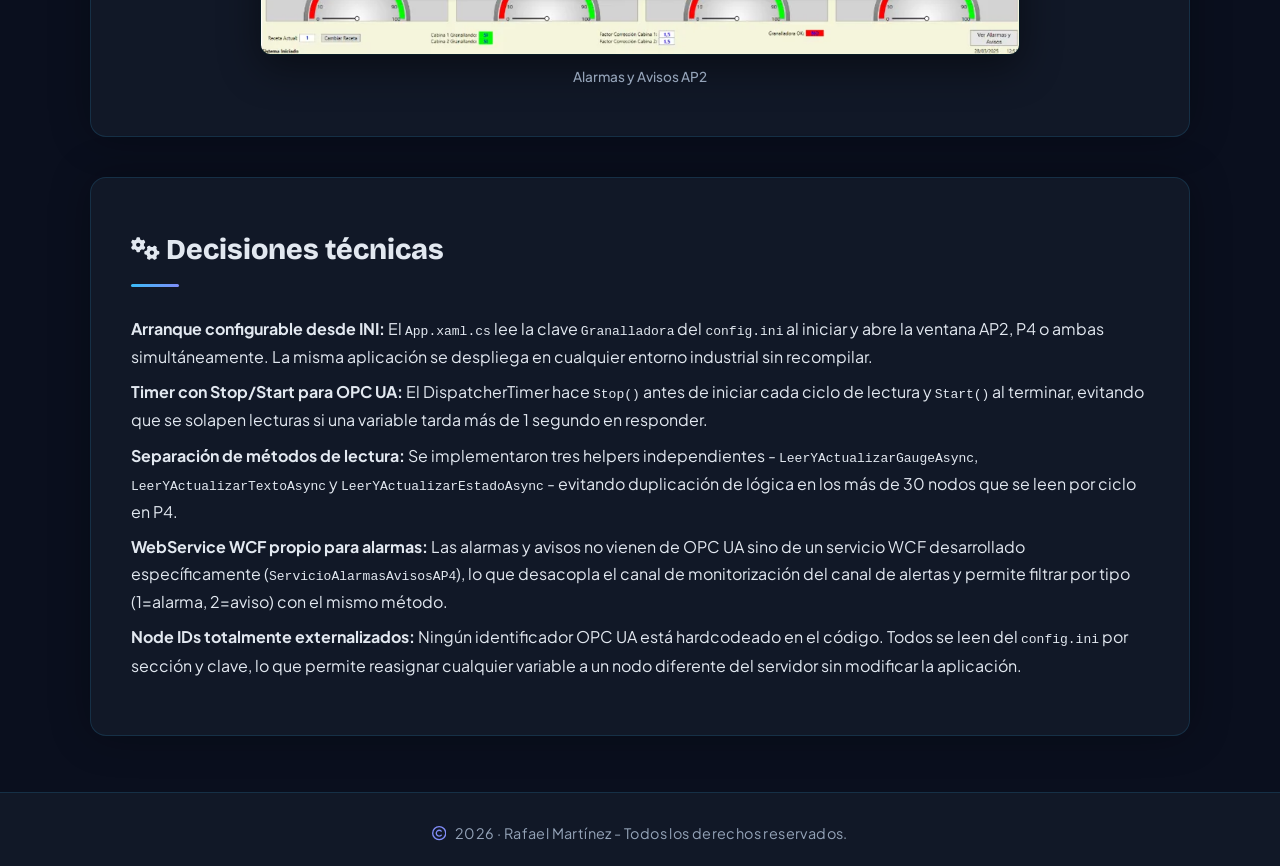
<file: proyectos/granalladora.html>
<!DOCTYPE html>
<html lang="es">

<head>
  <meta charset="UTF-8" />
  <meta name="viewport" content="width=device-width, initial-scale=1.0" />
  <title>Granalladora APH - Proyecto</title>
  <link rel="icon" type="image/svg+xml" href="../favicon.svg" />
  <meta name="description" content="Suite de aplicaciones WPF para monitorización en tiempo real de máquinas de granallado industriales con OPC UA." />
  <link rel="preconnect" href="https://fonts.googleapis.com">
  <link rel="preconnect" href="https://fonts.gstatic.com" crossorigin>
  <link rel="stylesheet"
    href="https://fonts.googleapis.com/css2?family=Bricolage+Grotesque:opsz,wght@12..96,400;12..96,600;12..96,700;12..96,800&family=Plus+Jakarta+Sans:ital,wght@0,300;0,400;0,500;1,300&display=swap">
  <link rel="stylesheet" href="../css/style.css" />
</head>

<body>
  <!-- Iconos SVG inline (Font Awesome Free 6.5.2 - CC BY 4.0 - https://fontawesome.com/license/free) -->
  <svg xmlns="http://www.w3.org/2000/svg" width="0" height="0" style="position:absolute" aria-hidden="true">
      <symbol id="i-code" viewBox="0 0 640 512"><path d="M392.8 1.2c-17-4.9-34.7 5-39.6 22l-128 448c-4.9 17 5 34.7 22 39.6s34.7-5 39.6-22l128-448c4.9-17-5-34.7-22-39.6zm80.6 120.1c-12.5 12.5-12.5 32.8 0 45.3L562.7 256l-89.4 89.4c-12.5 12.5-12.5 32.8 0 45.3s32.8 12.5 45.3 0l112-112c12.5-12.5 12.5-32.8 0-45.3l-112-112c-12.5-12.5-32.8-12.5-45.3 0zm-306.7 0c-12.5-12.5-32.8-12.5-45.3 0l-112 112c-12.5 12.5-12.5 32.8 0 45.3l112 112c12.5 12.5 32.8 12.5 45.3 0s12.5-32.8 0-45.3L77.3 256l89.4-89.4c12.5-12.5 12.5-32.8 0-45.3z"/></symbol>
      <symbol id="i-gauge-high" viewBox="0 0 512 512"><path d="M0 256a256 256 0 1 1 512 0A256 256 0 1 1 0 256zM288 96a32 32 0 1 0 -64 0 32 32 0 1 0 64 0zM256 416c35.3 0 64-28.7 64-64c0-17.4-6.9-33.1-18.1-44.6L366 161.7c5.3-12.1-.2-26.3-12.3-31.6s-26.3 .2-31.6 12.3L257.9 288c-.6 0-1.3 0-1.9 0c-35.3 0-64 28.7-64 64s28.7 64 64 64zM176 144a32 32 0 1 0 -64 0 32 32 0 1 0 64 0zM96 288a32 32 0 1 0 0-64 32 32 0 1 0 0 64zm352-32a32 32 0 1 0 -64 0 32 32 0 1 0 64 0z"/></symbol>
      <symbol id="i-gauge" viewBox="0 0 512 512"><path d="M0 256a256 256 0 1 1 512 0A256 256 0 1 1 0 256zm320 96c0-26.9-16.5-49.9-40-59.3V88c0-13.3-10.7-24-24-24s-24 10.7-24 24V292.7c-23.5 9.5-40 32.5-40 59.3c0 35.3 28.7 64 64 64s64-28.7 64-64zM144 176a32 32 0 1 0 0-64 32 32 0 1 0 0 64zm-16 80a32 32 0 1 0 -64 0 32 32 0 1 0 64 0zm288 32a32 32 0 1 0 0-64 32 32 0 1 0 0 64zM400 144a32 32 0 1 0 -64 0 32 32 0 1 0 64 0z"/></symbol>
      <symbol id="i-screwdriver-wrench" viewBox="0 0 512 512"><path d="M78.6 5C69.1-2.4 55.6-1.5 47 7L7 47c-8.5 8.5-9.4 22-2.1 31.6l80 104c4.5 5.9 11.6 9.4 19 9.4h54.1l109 109c-14.7 29-10 65.4 14.3 89.6l112 112c12.5 12.5 32.8 12.5 45.3 0l64-64c12.5-12.5 12.5-32.8 0-45.3l-112-112c-24.2-24.2-60.6-29-89.6-14.3l-109-109V104c0-7.5-3.5-14.5-9.4-19L78.6 5zM19.9 396.1C7.2 408.8 0 426.1 0 444.1C0 481.6 30.4 512 67.9 512c18 0 35.3-7.2 48-19.9L233.7 374.3c-7.8-20.9-9-43.6-3.6-65.1l-61.7-61.7L19.9 396.1zM512 144c0-10.5-1.1-20.7-3.2-30.5c-2.4-11.2-16.1-14.1-24.2-6l-63.9 63.9c-3 3-7.1 4.7-11.3 4.7H352c-8.8 0-16-7.2-16-16V102.6c0-4.2 1.7-8.3 4.7-11.3l63.9-63.9c8.1-8.1 5.2-21.8-6-24.2C388.7 1.1 378.5 0 368 0C288.5 0 224 64.5 224 144l0 .8 85.3 85.3c36-9.1 75.8 .5 104 28.7L429 274.5c49-23 83-72.8 83-130.5zM56 432a24 24 0 1 1 48 0 24 24 0 1 1 -48 0z"/></symbol>
      <symbol id="i-images" viewBox="0 0 576 512"><path d="M160 80H512c8.8 0 16 7.2 16 16V320c0 8.8-7.2 16-16 16H490.8L388.1 178.9c-4.4-6.8-12-10.9-20.1-10.9s-15.7 4.1-20.1 10.9l-52.2 79.8-12.4-16.9c-4.5-6.2-11.7-9.8-19.4-9.8s-14.8 3.6-19.4 9.8L175.6 336H160c-8.8 0-16-7.2-16-16V96c0-8.8 7.2-16 16-16zM96 96V320c0 35.3 28.7 64 64 64H512c35.3 0 64-28.7 64-64V96c0-35.3-28.7-64-64-64H160c-35.3 0-64 28.7-64 64zM48 120c0-13.3-10.7-24-24-24S0 106.7 0 120V344c0 75.1 60.9 136 136 136H456c13.3 0 24-10.7 24-24s-10.7-24-24-24H136c-48.6 0-88-39.4-88-88V120zm208 24a32 32 0 1 0 -64 0 32 32 0 1 0 64 0z"/></symbol>
      <symbol id="i-gears" viewBox="0 0 640 512"><path d="M308.5 135.3c7.1-6.3 9.9-16.2 6.2-25c-2.3-5.3-4.8-10.5-7.6-15.5L304 89.4c-3-5-6.3-9.9-9.8-14.6c-5.7-7.6-15.7-10.1-24.7-7.1l-28.2 9.3c-10.7-8.8-23-16-36.2-20.9L199 27.1c-1.9-9.3-9.1-16.7-18.5-17.8C173.9 8.4 167.2 8 160.4 8h-.7c-6.8 0-13.5 .4-20.1 1.2c-9.4 1.1-16.6 8.6-18.5 17.8L115 56.1c-13.3 5-25.5 12.1-36.2 20.9L50.5 67.8c-9-3-19-.5-24.7 7.1c-3.5 4.7-6.8 9.6-9.9 14.6l-3 5.3c-2.8 5-5.3 10.2-7.6 15.6c-3.7 8.7-.9 18.6 6.2 25l22.2 19.8C32.6 161.9 32 168.9 32 176s.6 14.1 1.7 20.9L11.5 216.7c-7.1 6.3-9.9 16.2-6.2 25c2.3 5.3 4.8 10.5 7.6 15.6l3 5.2c3 5.1 6.3 9.9 9.9 14.6c5.7 7.6 15.7 10.1 24.7 7.1l28.2-9.3c10.7 8.8 23 16 36.2 20.9l6.1 29.1c1.9 9.3 9.1 16.7 18.5 17.8c6.7 .8 13.5 1.2 20.4 1.2s13.7-.4 20.4-1.2c9.4-1.1 16.6-8.6 18.5-17.8l6.1-29.1c13.3-5 25.5-12.1 36.2-20.9l28.2 9.3c9 3 19 .5 24.7-7.1c3.5-4.7 6.8-9.5 9.8-14.6l3.1-5.4c2.8-5 5.3-10.2 7.6-15.5c3.7-8.7 .9-18.6-6.2-25l-22.2-19.8c1.1-6.8 1.7-13.8 1.7-20.9s-.6-14.1-1.7-20.9l22.2-19.8zM112 176a48 48 0 1 1 96 0 48 48 0 1 1 -96 0zM504.7 500.5c6.3 7.1 16.2 9.9 25 6.2c5.3-2.3 10.5-4.8 15.5-7.6l5.4-3.1c5-3 9.9-6.3 14.6-9.8c7.6-5.7 10.1-15.7 7.1-24.7l-9.3-28.2c8.8-10.7 16-23 20.9-36.2l29.1-6.1c9.3-1.9 16.7-9.1 17.8-18.5c.8-6.7 1.2-13.5 1.2-20.4s-.4-13.7-1.2-20.4c-1.1-9.4-8.6-16.6-17.8-18.5L583.9 307c-5-13.3-12.1-25.5-20.9-36.2l9.3-28.2c3-9 .5-19-7.1-24.7c-4.7-3.5-9.6-6.8-14.6-9.9l-5.3-3c-5-2.8-10.2-5.3-15.6-7.6c-8.7-3.7-18.6-.9-25 6.2l-19.8 22.2c-6.8-1.1-13.8-1.7-20.9-1.7s-14.1 .6-20.9 1.7l-19.8-22.2c-6.3-7.1-16.2-9.9-25-6.2c-5.3 2.3-10.5 4.8-15.6 7.6l-5.2 3c-5.1 3-9.9 6.3-14.6 9.9c-7.6 5.7-10.1 15.7-7.1 24.7l9.3 28.2c-8.8 10.7-16 23-20.9 36.2L315.1 313c-9.3 1.9-16.7 9.1-17.8 18.5c-.8 6.7-1.2 13.5-1.2 20.4s.4 13.7 1.2 20.4c1.1 9.4 8.6 16.6 17.8 18.5l29.1 6.1c5 13.3 12.1 25.5 20.9 36.2l-9.3 28.2c-3 9-.5 19 7.1 24.7c4.7 3.5 9.5 6.8 14.6 9.8l5.4 3.1c5 2.8 10.2 5.3 15.5 7.6c8.7 3.7 18.6 .9 25-6.2l19.8-22.2c6.8 1.1 13.8 1.7 20.9 1.7s14.1-.6 20.9-1.7l19.8 22.2zM464 304a48 48 0 1 1 0 96 48 48 0 1 1 0-96z"/></symbol>
      <symbol id="i-copyright" viewBox="0 0 512 512"><path d="M256 48a208 208 0 1 1 0 416 208 208 0 1 1 0-416zm0 464A256 256 0 1 0 256 0a256 256 0 1 0 0 512zM199.4 312.6c-31.2-31.2-31.2-81.9 0-113.1s81.9-31.2 113.1 0c9.4 9.4 24.6 9.4 33.9 0s9.4-24.6 0-33.9c-50-50-131-50-181 0s-50 131 0 181s131 50 181 0c9.4-9.4 9.4-24.6 0-33.9s-24.6-9.4-33.9 0c-31.2 31.2-81.9 31.2-113.1 0z"/></symbol>
  </svg>
  <nav class="navbar">
    <div class="logo"><svg class="icon" aria-hidden="true"><use href="#i-code"/></svg>RMM</div>
    <ul>
      <li><a href="../index.html">Volver al portfolio</a></li>
    </ul>
  </nav>

  <main class="project-page">

    <!-- Introducción -->
    <section>
      <h2>Granalladora APH</h2>
      <p>
        Suite de aplicaciones de escritorio para la monitorización en tiempo real de máquinas de granallado
        industrial, desarrollada durante las prácticas en empresa. La solución cubre dos modelos de máquina -
        <strong>AP2</strong> y <strong>P4</strong> - arrancando una u otra (o ambas simultáneamente) según
        el valor configurado en un archivo <code>config.ini</code> externo, sin necesidad de recompilar.
      </p>
      <p>
        Comunica con la máquina vía <strong>OPC UA</strong> y obtiene alarmas y avisos activos desde un
        <strong>WebService WCF</strong> propio, actualizando la interfaz cada segundo (datos OPC) y cada
        3 segundos (alarmas/avisos).
      </p>
    </section>

    <!-- Módulo P4 -->
    <section>
      <h2><svg class="icon" aria-hidden="true"><use href="#i-gauge-high"/></svg> Módulo P4 - Granalladora de 3 cabinas</h2>
      <p>
        Monitoriza una granalladora con <strong>3 cabinas independientes</strong>, cada una con
        <strong>4 turbinas</strong>. Para cada turbina se muestra en tiempo real la corriente (A)
        y la velocidad de lanzamiento (m/s) mediante gauges animados.
      </p>
      <ul>
        <li><strong>Panel central por cabina:</strong> Factor de corrección, estado granallando (SI/NO en verde/rojo) y
          receta activa en curso.</li>
        <li><strong>Panel lateral derecho:</strong> Bobina en inspección, metraje de salida, metraje de granalladora y
          velocidad de línea - métricas globales del proceso.</li>
        <li><strong>Alarmas y Avisos:</strong> Dos ventanas separadas, cada una con un DataGrid que se recarga
          automáticamente cada 3 segundos desde el WebService mostrando solo los registros activos.</li>
        <li><strong>Node IDs configurables:</strong> Cada variable OPC UA (corriente, velocidad, estados, métricas) se
          mapea en el <code>config.ini</code>, permitiendo adaptar la app a cualquier servidor sin tocar el código.</li>
      </ul>
    </section>

    <!-- Módulo AP2 -->
    <section>
      <h2><svg class="icon" aria-hidden="true"><use href="#i-gauge"/></svg> Módulo AP2 - Granalladora de 2 cabinas</h2>
      <p>
        Monitoriza una granalladora con <strong>2 cabinas</strong>, cada una con <strong>4 turbinas</strong>,
        mostrando corriente y velocidad de lanzamiento en tiempo real con el mismo sistema de gauges.
      </p>
      <ul>
        <li><strong>Barra inferior de estado:</strong> Factor de corrección por cabina, estado granallando de cada
          cabina y estado global <em>GranalladoraOK</em> en verde/rojo.</li>
        <li><strong>Reloj en tiempo real:</strong> Fecha y hora actualizados cada segundo en la propia interfaz.</li>
        <li><strong>Indicador de conexión OPC UA:</strong> Barra de estado que muestra "Sistema Iniciado" en verde o
          "Error de conexión" en rojo según el resultado del arranque.</li>
        <li><strong>Cambio de receta:</strong> Ventana modal que permite al operario introducir un nuevo número de
          receta con validación - solo acepta enteros positivos.</li>
        <li><strong>Alarmas y Avisos unificados:</strong> Una sola ventana con fondo negro que muestra alarmas en rojo y
          avisos en naranja en listas separadas, recargadas cada 3 segundos desde el WebService.</li>
      </ul>
    </section>

    <!-- Tecnologías -->
    <section>
      <h2><svg class="icon" aria-hidden="true"><use href="#i-screwdriver-wrench"/></svg> Tecnologías usadas</h2>
      <p><strong>Lenguaje:</strong> C#</p>
      <p><strong>Framework:</strong> .NET 8, WPF</p>
      <p><strong>Comunicación industrial:</strong> OPC UA (Opc.Ua SDK), WebService WCF propio</p>
      <p><strong>UI:</strong> Telerik WPF Gauges (Needle + RadialGauge)</p>
      <p><strong>Otros:</strong> DispatcherTimer, archivos INI con P/Invoke, config.ini externo, async/await.</p>
    </section>

    <!-- Galería -->
    <section>
      <h2><svg class="icon" aria-hidden="true"><use href="#i-images"/></svg> Galería de pantallas</h2>
      <div class="dashboard-gallery">
        <figure>
          <video src="../img/granalladora/granalladora-p4-demo.mp4" width="960" height="506" autoplay loop muted playsinline></video>
          <figcaption>Módulo P4 - 3 cabinas en tiempo real</figcaption>
        </figure>
        <figure>
          <video src="../img/granalladora/granalladora-ap2-demo.mp4" width="960" height="506" autoplay loop muted playsinline></video>
          <figcaption>Módulo AP2 - 2 cabinas en tiempo real</figcaption>
        </figure>
        <figure>
          <img src="../img/granalladora/alarmasp4.webp" alt="Ventana de alarmas P4" width="1000" height="540" loading="lazy" />
          <figcaption>Alarmas activas P4</figcaption>
        </figure>
        <figure>
          <img src="../img/granalladora/cambiorecetaap2.webp" alt="Cambio de Receta AP2" width="1000" height="538" loading="lazy" />
          <figcaption>Cambio de receta AP2</figcaption>
        </figure>
        <figure>
          <img src="../img/granalladora/avisosp4.webp" alt="Ventana de avisos P4" width="1000" height="540" loading="lazy" />
          <figcaption>Avisos activos P4</figcaption>
        </figure>
        <figure>
          <img src="../img/granalladora/alarmasavisosap2.webp" alt="Ventana alarmas y avisos AP2" width="1000" height="544" loading="lazy" />
          <figcaption>Alarmas y Avisos AP2</figcaption>
        </figure>
      </div>
    </section>

    <!-- Decisiones técnicas -->
    <section>
      <h2><svg class="icon" aria-hidden="true"><use href="#i-gears"/></svg> Decisiones técnicas</h2>
      <p><strong>Arranque configurable desde INI:</strong> El <code>App.xaml.cs</code> lee la clave
        <code>Granalladora</code> del <code>config.ini</code> al iniciar y abre la ventana AP2, P4 o ambas
        simultáneamente. La misma aplicación se despliega en cualquier entorno industrial sin recompilar.
      </p>
      <p><strong>Timer con Stop/Start para OPC UA:</strong> El DispatcherTimer hace <code>Stop()</code> antes de iniciar
        cada ciclo de lectura y <code>Start()</code> al terminar, evitando que se solapen lecturas si una variable tarda
        más de 1 segundo en responder.</p>
      <p><strong>Separación de métodos de lectura:</strong> Se implementaron tres helpers independientes -
        <code>LeerYActualizarGaugeAsync</code>, <code>LeerYActualizarTextoAsync</code> y
        <code>LeerYActualizarEstadoAsync</code> - evitando duplicación de lógica en los más de 30 nodos que se leen por
        ciclo en P4.
      </p>
      <p><strong>WebService WCF propio para alarmas:</strong> Las alarmas y avisos no vienen de OPC UA sino de un
        servicio WCF desarrollado específicamente (<code>ServicioAlarmasAvisosAP4</code>), lo que desacopla el canal de
        monitorización del canal de alertas y permite filtrar por tipo (1=alarma, 2=aviso) con el mismo método.</p>
      <p><strong>Node IDs totalmente externalizados:</strong> Ningún identificador OPC UA está hardcodeado en el código.
        Todos se leen del <code>config.ini</code> por sección y clave, lo que permite reasignar cualquier variable a un
        nodo diferente del servidor sin modificar la aplicación.</p>
    </section>

  </main>

  <footer>
    <p><svg class="icon" aria-hidden="true"><use href="#i-copyright"/></svg> <span id="year"></span> · Rafael Martínez - Todos los derechos reservados.</p>
  </footer>
  <script src="../js/common.js"></script>
</body>

</html>
</file>
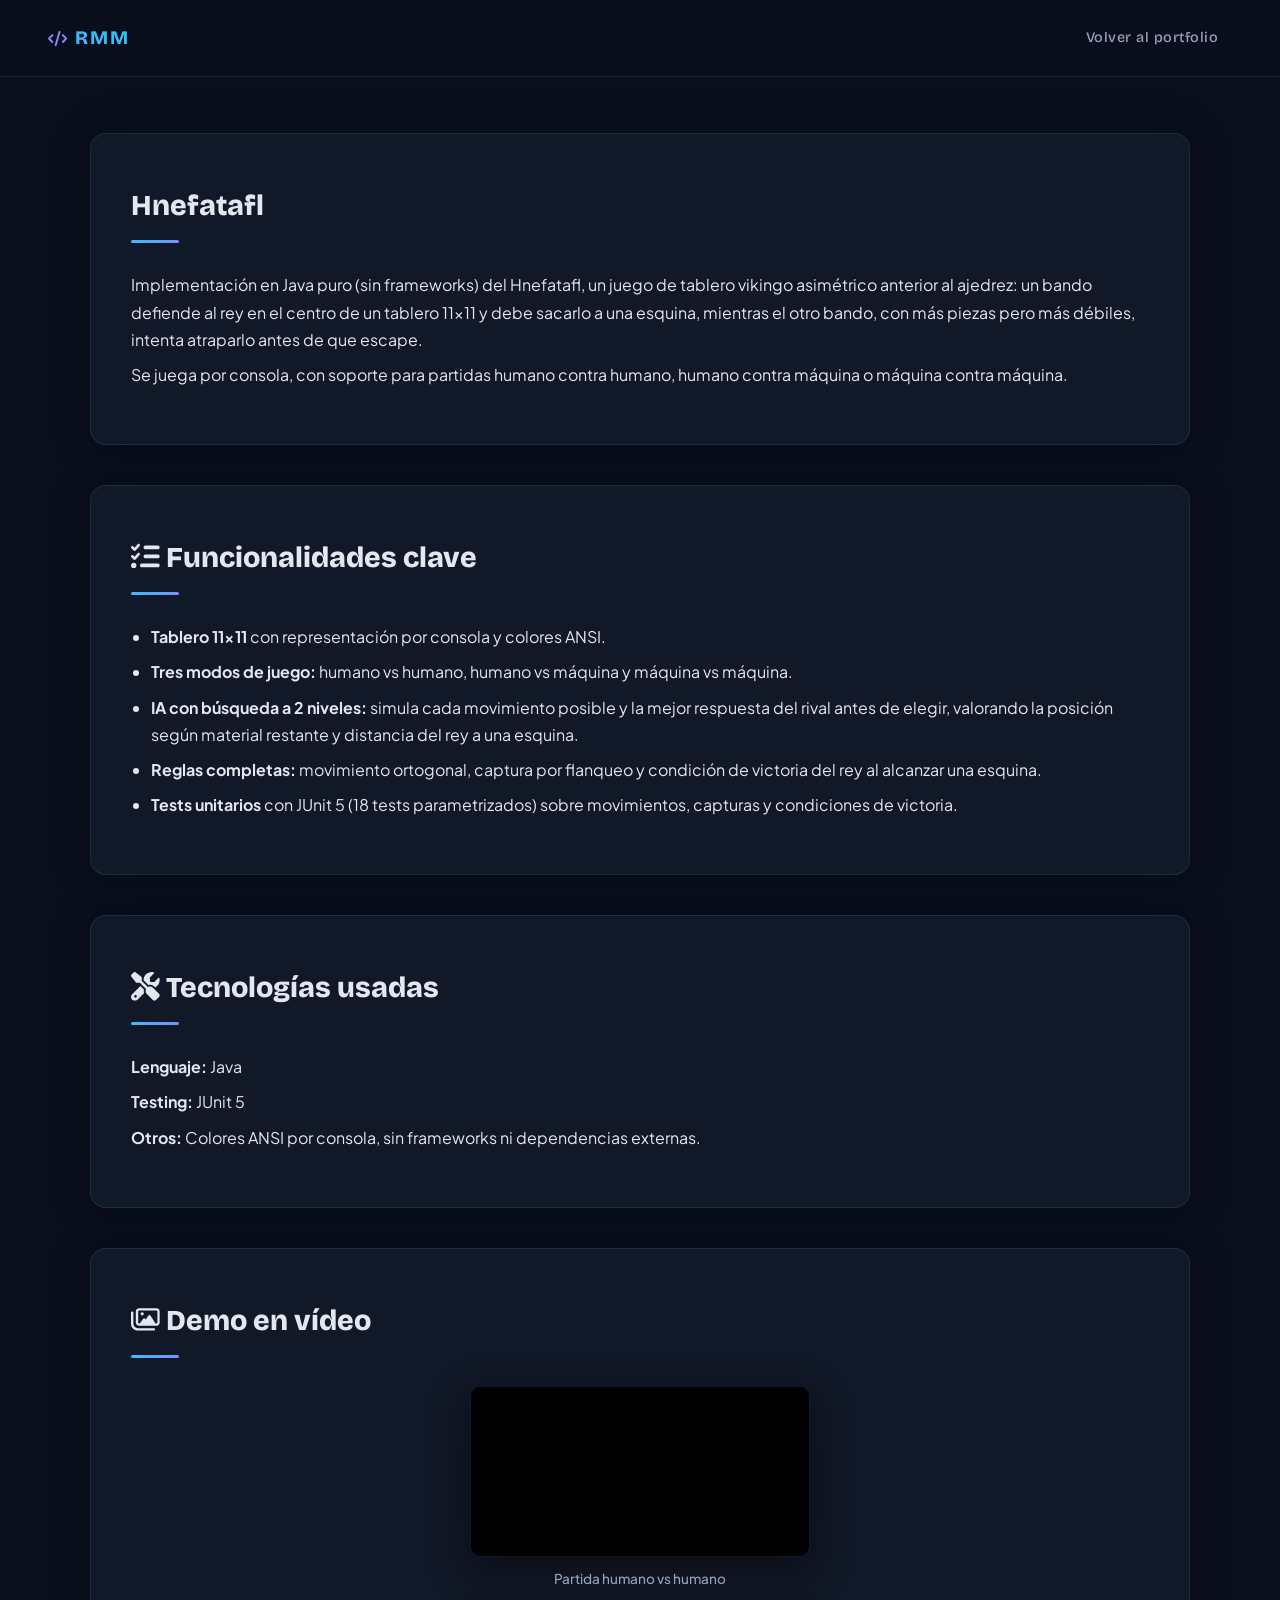
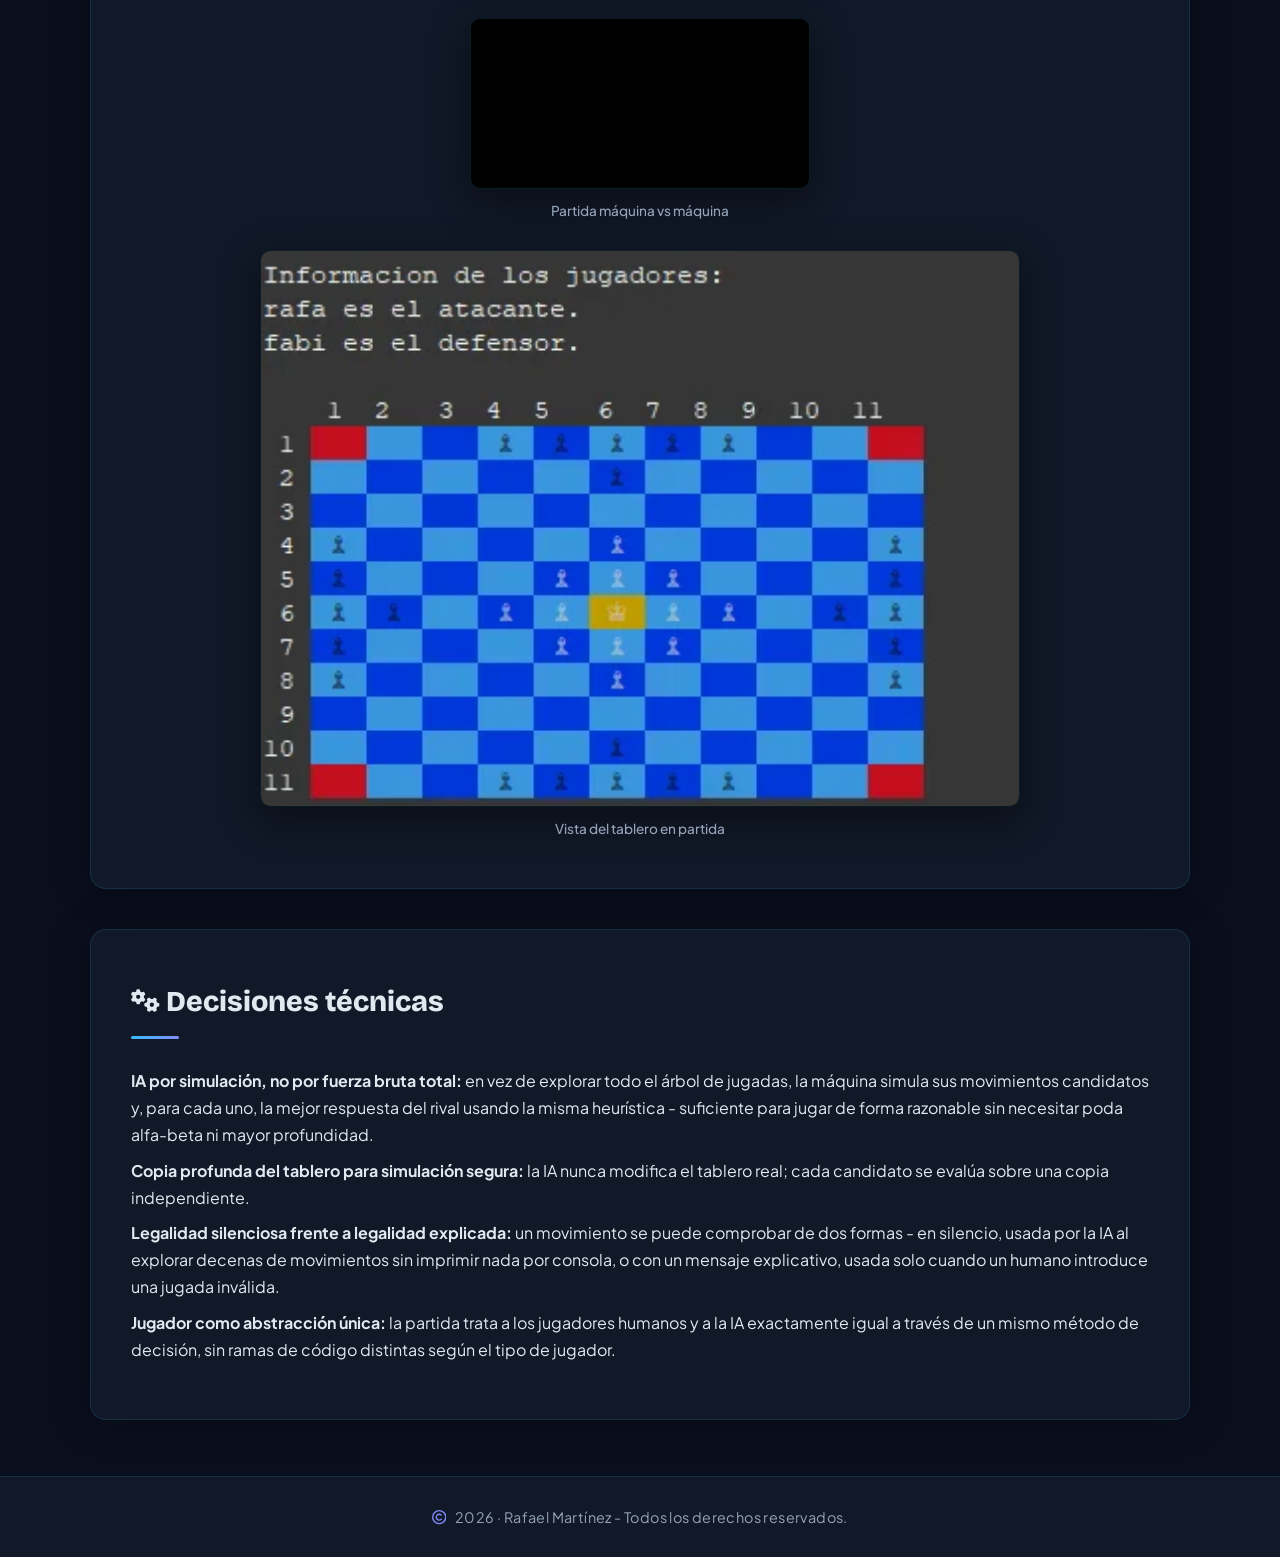
<file: proyectos/hnefatafl.html>
<!DOCTYPE html>
<html lang="es">

<head>
  <meta charset="UTF-8" />
  <meta name="viewport" content="width=device-width, initial-scale=1.0" />
  <title>Hnefatafl - Proyecto</title>
  <link rel="icon" type="image/svg+xml" href="../favicon.svg" />
  <meta name="description" content="Implementación en Java puro del Hnefatafl, un juego de tablero vikingo asimétrico, con IA por búsqueda a 2 niveles y tests con JUnit 5." />
  <link rel="preconnect" href="https://fonts.googleapis.com">
  <link rel="preconnect" href="https://fonts.gstatic.com" crossorigin>
  <link rel="stylesheet"
    href="https://fonts.googleapis.com/css2?family=Bricolage+Grotesque:opsz,wght@12..96,400;12..96,600;12..96,700;12..96,800&family=Plus+Jakarta+Sans:ital,wght@0,300;0,400;0,500;1,300&display=swap">
  <link rel="stylesheet" href="../css/style.css" />
</head>

<body>
  <!-- Iconos SVG inline (Font Awesome Free 6.5.2 - CC BY 4.0 - https://fontawesome.com/license/free) -->
  <svg xmlns="http://www.w3.org/2000/svg" width="0" height="0" style="position:absolute" aria-hidden="true">
      <symbol id="i-code" viewBox="0 0 640 512"><path d="M392.8 1.2c-17-4.9-34.7 5-39.6 22l-128 448c-4.9 17 5 34.7 22 39.6s34.7-5 39.6-22l128-448c4.9-17-5-34.7-22-39.6zm80.6 120.1c-12.5 12.5-12.5 32.8 0 45.3L562.7 256l-89.4 89.4c-12.5 12.5-12.5 32.8 0 45.3s32.8 12.5 45.3 0l112-112c12.5-12.5 12.5-32.8 0-45.3l-112-112c-12.5-12.5-32.8-12.5-45.3 0zm-306.7 0c-12.5-12.5-32.8-12.5-45.3 0l-112 112c-12.5 12.5-12.5 32.8 0 45.3l112 112c12.5 12.5 32.8 12.5 45.3 0s12.5-32.8 0-45.3L77.3 256l89.4-89.4c12.5-12.5 12.5-32.8 0-45.3z"/></symbol>
      <symbol id="i-list-check" viewBox="0 0 512 512"><path d="M152.1 38.2c9.9 8.9 10.7 24 1.8 33.9l-72 80c-4.4 4.9-10.6 7.8-17.2 7.9s-12.9-2.4-17.6-7L7 113C-2.3 103.6-2.3 88.4 7 79s24.6-9.4 33.9 0l22.1 22.1 55.1-61.2c8.9-9.9 24-10.7 33.9-1.8zm0 160c9.9 8.9 10.7 24 1.8 33.9l-72 80c-4.4 4.9-10.6 7.8-17.2 7.9s-12.9-2.4-17.6-7L7 273c-9.4-9.4-9.4-24.6 0-33.9s24.6-9.4 33.9 0l22.1 22.1 55.1-61.2c8.9-9.9 24-10.7 33.9-1.8zM224 96c0-17.7 14.3-32 32-32H480c17.7 0 32 14.3 32 32s-14.3 32-32 32H256c-17.7 0-32-14.3-32-32zm0 160c0-17.7 14.3-32 32-32H480c17.7 0 32 14.3 32 32s-14.3 32-32 32H256c-17.7 0-32-14.3-32-32zM160 416c0-17.7 14.3-32 32-32H480c17.7 0 32 14.3 32 32s-14.3 32-32 32H192c-17.7 0-32-14.3-32-32zM48 368a48 48 0 1 1 0 96 48 48 0 1 1 0-96z"/></symbol>
      <symbol id="i-screwdriver-wrench" viewBox="0 0 512 512"><path d="M78.6 5C69.1-2.4 55.6-1.5 47 7L7 47c-8.5 8.5-9.4 22-2.1 31.6l80 104c4.5 5.9 11.6 9.4 19 9.4h54.1l109 109c-14.7 29-10 65.4 14.3 89.6l112 112c12.5 12.5 32.8 12.5 45.3 0l64-64c12.5-12.5 12.5-32.8 0-45.3l-112-112c-24.2-24.2-60.6-29-89.6-14.3l-109-109V104c0-7.5-3.5-14.5-9.4-19L78.6 5zM19.9 396.1C7.2 408.8 0 426.1 0 444.1C0 481.6 30.4 512 67.9 512c18 0 35.3-7.2 48-19.9L233.7 374.3c-7.8-20.9-9-43.6-3.6-65.1l-61.7-61.7L19.9 396.1zM512 144c0-10.5-1.1-20.7-3.2-30.5c-2.4-11.2-16.1-14.1-24.2-6l-63.9 63.9c-3 3-7.1 4.7-11.3 4.7H352c-8.8 0-16-7.2-16-16V102.6c0-4.2 1.7-8.3 4.7-11.3l63.9-63.9c8.1-8.1 5.2-21.8-6-24.2C388.7 1.1 378.5 0 368 0C288.5 0 224 64.5 224 144l0 .8 85.3 85.3c36-9.1 75.8 .5 104 28.7L429 274.5c49-23 83-72.8 83-130.5zM56 432a24 24 0 1 1 48 0 24 24 0 1 1 -48 0z"/></symbol>
      <symbol id="i-images" viewBox="0 0 576 512"><path d="M160 80H512c8.8 0 16 7.2 16 16V320c0 8.8-7.2 16-16 16H490.8L388.1 178.9c-4.4-6.8-12-10.9-20.1-10.9s-15.7 4.1-20.1 10.9l-52.2 79.8-12.4-16.9c-4.5-6.2-11.7-9.8-19.4-9.8s-14.8 3.6-19.4 9.8L175.6 336H160c-8.8 0-16-7.2-16-16V96c0-8.8 7.2-16 16-16zM96 96V320c0 35.3 28.7 64 64 64H512c35.3 0 64-28.7 64-64V96c0-35.3-28.7-64-64-64H160c-35.3 0-64 28.7-64 64zM48 120c0-13.3-10.7-24-24-24S0 106.7 0 120V344c0 75.1 60.9 136 136 136H456c13.3 0 24-10.7 24-24s-10.7-24-24-24H136c-48.6 0-88-39.4-88-88V120zm208 24a32 32 0 1 0 -64 0 32 32 0 1 0 64 0z"/></symbol>
      <symbol id="i-gears" viewBox="0 0 640 512"><path d="M308.5 135.3c7.1-6.3 9.9-16.2 6.2-25c-2.3-5.3-4.8-10.5-7.6-15.5L304 89.4c-3-5-6.3-9.9-9.8-14.6c-5.7-7.6-15.7-10.1-24.7-7.1l-28.2 9.3c-10.7-8.8-23-16-36.2-20.9L199 27.1c-1.9-9.3-9.1-16.7-18.5-17.8C173.9 8.4 167.2 8 160.4 8h-.7c-6.8 0-13.5 .4-20.1 1.2c-9.4 1.1-16.6 8.6-18.5 17.8L115 56.1c-13.3 5-25.5 12.1-36.2 20.9L50.5 67.8c-9-3-19-.5-24.7 7.1c-3.5 4.7-6.8 9.6-9.9 14.6l-3 5.3c-2.8 5-5.3 10.2-7.6 15.6c-3.7 8.7-.9 18.6 6.2 25l22.2 19.8C32.6 161.9 32 168.9 32 176s.6 14.1 1.7 20.9L11.5 216.7c-7.1 6.3-9.9 16.2-6.2 25c2.3 5.3 4.8 10.5 7.6 15.6l3 5.2c3 5.1 6.3 9.9 9.9 14.6c5.7 7.6 15.7 10.1 24.7 7.1l28.2-9.3c10.7 8.8 23 16 36.2 20.9l6.1 29.1c1.9 9.3 9.1 16.7 18.5 17.8c6.7 .8 13.5 1.2 20.4 1.2s13.7-.4 20.4-1.2c9.4-1.1 16.6-8.6 18.5-17.8l6.1-29.1c13.3-5 25.5-12.1 36.2-20.9l28.2 9.3c9 3 19 .5 24.7-7.1c3.5-4.7 6.8-9.5 9.8-14.6l3.1-5.4c2.8-5 5.3-10.2 7.6-15.5c3.7-8.7 .9-18.6-6.2-25l-22.2-19.8c1.1-6.8 1.7-13.8 1.7-20.9s-.6-14.1-1.7-20.9l22.2-19.8zM112 176a48 48 0 1 1 96 0 48 48 0 1 1 -96 0zM504.7 500.5c6.3 7.1 16.2 9.9 25 6.2c5.3-2.3 10.5-4.8 15.5-7.6l5.4-3.1c5-3 9.9-6.3 14.6-9.8c7.6-5.7 10.1-15.7 7.1-24.7l-9.3-28.2c8.8-10.7 16-23 20.9-36.2l29.1-6.1c9.3-1.9 16.7-9.1 17.8-18.5c.8-6.7 1.2-13.5 1.2-20.4s-.4-13.7-1.2-20.4c-1.1-9.4-8.6-16.6-17.8-18.5L583.9 307c-5-13.3-12.1-25.5-20.9-36.2l9.3-28.2c3-9 .5-19-7.1-24.7c-4.7-3.5-9.6-6.8-14.6-9.9l-5.3-3c-5-2.8-10.2-5.3-15.6-7.6c-8.7-3.7-18.6-.9-25 6.2l-19.8 22.2c-6.8-1.1-13.8-1.7-20.9-1.7s-14.1 .6-20.9 1.7l-19.8-22.2c-6.3-7.1-16.2-9.9-25-6.2c-5.3 2.3-10.5 4.8-15.6 7.6l-5.2 3c-5.1 3-9.9 6.3-14.6 9.9c-7.6 5.7-10.1 15.7-7.1 24.7l9.3 28.2c-8.8 10.7-16 23-20.9 36.2L315.1 313c-9.3 1.9-16.7 9.1-17.8 18.5c-.8 6.7-1.2 13.5-1.2 20.4s.4 13.7 1.2 20.4c1.1 9.4 8.6 16.6 17.8 18.5l29.1 6.1c5 13.3 12.1 25.5 20.9 36.2l-9.3 28.2c-3 9-.5 19 7.1 24.7c4.7 3.5 9.5 6.8 14.6 9.8l5.4 3.1c5 2.8 10.2 5.3 15.5 7.6c8.7 3.7 18.6 .9 25-6.2l19.8-22.2c6.8 1.1 13.8 1.7 20.9 1.7s14.1-.6 20.9-1.7l19.8 22.2zM464 304a48 48 0 1 1 0 96 48 48 0 1 1 0-96z"/></symbol>
      <symbol id="i-copyright" viewBox="0 0 512 512"><path d="M256 48a208 208 0 1 1 0 416 208 208 0 1 1 0-416zm0 464A256 256 0 1 0 256 0a256 256 0 1 0 0 512zM199.4 312.6c-31.2-31.2-31.2-81.9 0-113.1s81.9-31.2 113.1 0c9.4 9.4 24.6 9.4 33.9 0s9.4-24.6 0-33.9c-50-50-131-50-181 0s-50 131 0 181s131 50 181 0c9.4-9.4 9.4-24.6 0-33.9s-24.6-9.4-33.9 0c-31.2 31.2-81.9 31.2-113.1 0z"/></symbol>
  </svg>
  <nav class="navbar">
    <div class="logo"><svg class="icon" aria-hidden="true"><use href="#i-code"/></svg>RMM</div>
    <ul>
      <li><a href="../index.html">Volver al portfolio</a></li>
    </ul>
  </nav>

  <main class="project-page">
    <!-- Introducción -->
    <section>
      <h2>Hnefatafl</h2>
      <p>
        Implementación en Java puro (sin frameworks) del Hnefatafl, un juego de tablero vikingo
        asimétrico anterior al ajedrez: un bando defiende al rey en el centro de un tablero 11x11
        y debe sacarlo a una esquina, mientras el otro bando, con más piezas pero más débiles,
        intenta atraparlo antes de que escape.
      </p>
      <p>
        Se juega por consola, con soporte para partidas humano contra humano, humano contra
        máquina o máquina contra máquina.
      </p>
    </section>

    <!-- Funcionalidades -->
    <section>
      <h2><svg class="icon" aria-hidden="true"><use href="#i-list-check"/></svg> Funcionalidades clave</h2>
      <ul>
        <li><strong>Tablero 11x11</strong> con representación por consola y colores ANSI.</li>
        <li><strong>Tres modos de juego:</strong> humano vs humano, humano vs máquina y máquina vs máquina.</li>
        <li><strong>IA con búsqueda a 2 niveles:</strong> simula cada movimiento posible y la mejor respuesta
          del rival antes de elegir, valorando la posición según material restante y distancia del rey
          a una esquina.</li>
        <li><strong>Reglas completas:</strong> movimiento ortogonal, captura por flanqueo y condición de
          victoria del rey al alcanzar una esquina.</li>
        <li><strong>Tests unitarios</strong> con JUnit 5 (18 tests parametrizados) sobre movimientos,
          capturas y condiciones de victoria.</li>
      </ul>
    </section>

    <!-- Tecnologías -->
    <section>
      <h2><svg class="icon" aria-hidden="true"><use href="#i-screwdriver-wrench"/></svg> Tecnologías usadas</h2>
      <p><strong>Lenguaje:</strong> Java</p>
      <p><strong>Testing:</strong> JUnit 5</p>
      <p><strong>Otros:</strong> Colores ANSI por consola, sin frameworks ni dependencias externas.</p>
    </section>

    <!-- Galería -->
    <section>
      <h2><svg class="icon" aria-hidden="true"><use href="#i-images"/></svg> Demo en vídeo</h2>
      <div class="dashboard-gallery">
        <figure>
          <video src="../img/hnefatafl/hnefatafl-humano-demo.mp4" width="640" height="1004" class="portrait" autoplay loop muted playsinline></video>
          <figcaption>Partida humano vs humano</figcaption>
        </figure>
        <figure>
          <video src="../img/hnefatafl/hnefatafl-maquina-demo.mp4" width="640" height="1004" class="portrait" autoplay loop muted playsinline></video>
          <figcaption>Partida máquina vs máquina</figcaption>
        </figure>
        <figure>
          <img src="../img/hnefatafl/partida.webp" alt="Tablero de Hnefatafl" width="381" height="279" loading="lazy" />
          <figcaption>Vista del tablero en partida</figcaption>
        </figure>
      </div>
    </section>

    <!-- Decisiones técnicas -->
    <section>
      <h2><svg class="icon" aria-hidden="true"><use href="#i-gears"/></svg> Decisiones técnicas</h2>
      <p><strong>IA por simulación, no por fuerza bruta total:</strong> en vez de explorar todo el árbol
        de jugadas, la máquina simula sus movimientos candidatos y, para cada uno, la mejor respuesta
        del rival usando la misma heurística - suficiente para jugar de forma razonable sin necesitar
        poda alfa-beta ni mayor profundidad.</p>
      <p><strong>Copia profunda del tablero para simulación segura:</strong> la IA nunca modifica el
        tablero real; cada candidato se evalúa sobre una copia independiente.</p>
      <p><strong>Legalidad silenciosa frente a legalidad explicada:</strong> un movimiento se puede
        comprobar de dos formas - en silencio, usada por la IA al explorar decenas de movimientos sin
        imprimir nada por consola, o con un mensaje explicativo, usada solo cuando un humano introduce
        una jugada inválida.</p>
      <p><strong>Jugador como abstracción única:</strong> la partida trata a los jugadores humanos y a
        la IA exactamente igual a través de un mismo método de decisión, sin ramas de código distintas
        según el tipo de jugador.</p>
    </section>
  </main>

  <footer>
    <p><svg class="icon" aria-hidden="true"><use href="#i-copyright"/></svg> <span id="year"></span> · Rafael Martínez - Todos los derechos reservados.</p>
  </footer>
  <script src="../js/common.js"></script>
</body>

</html>
</file>
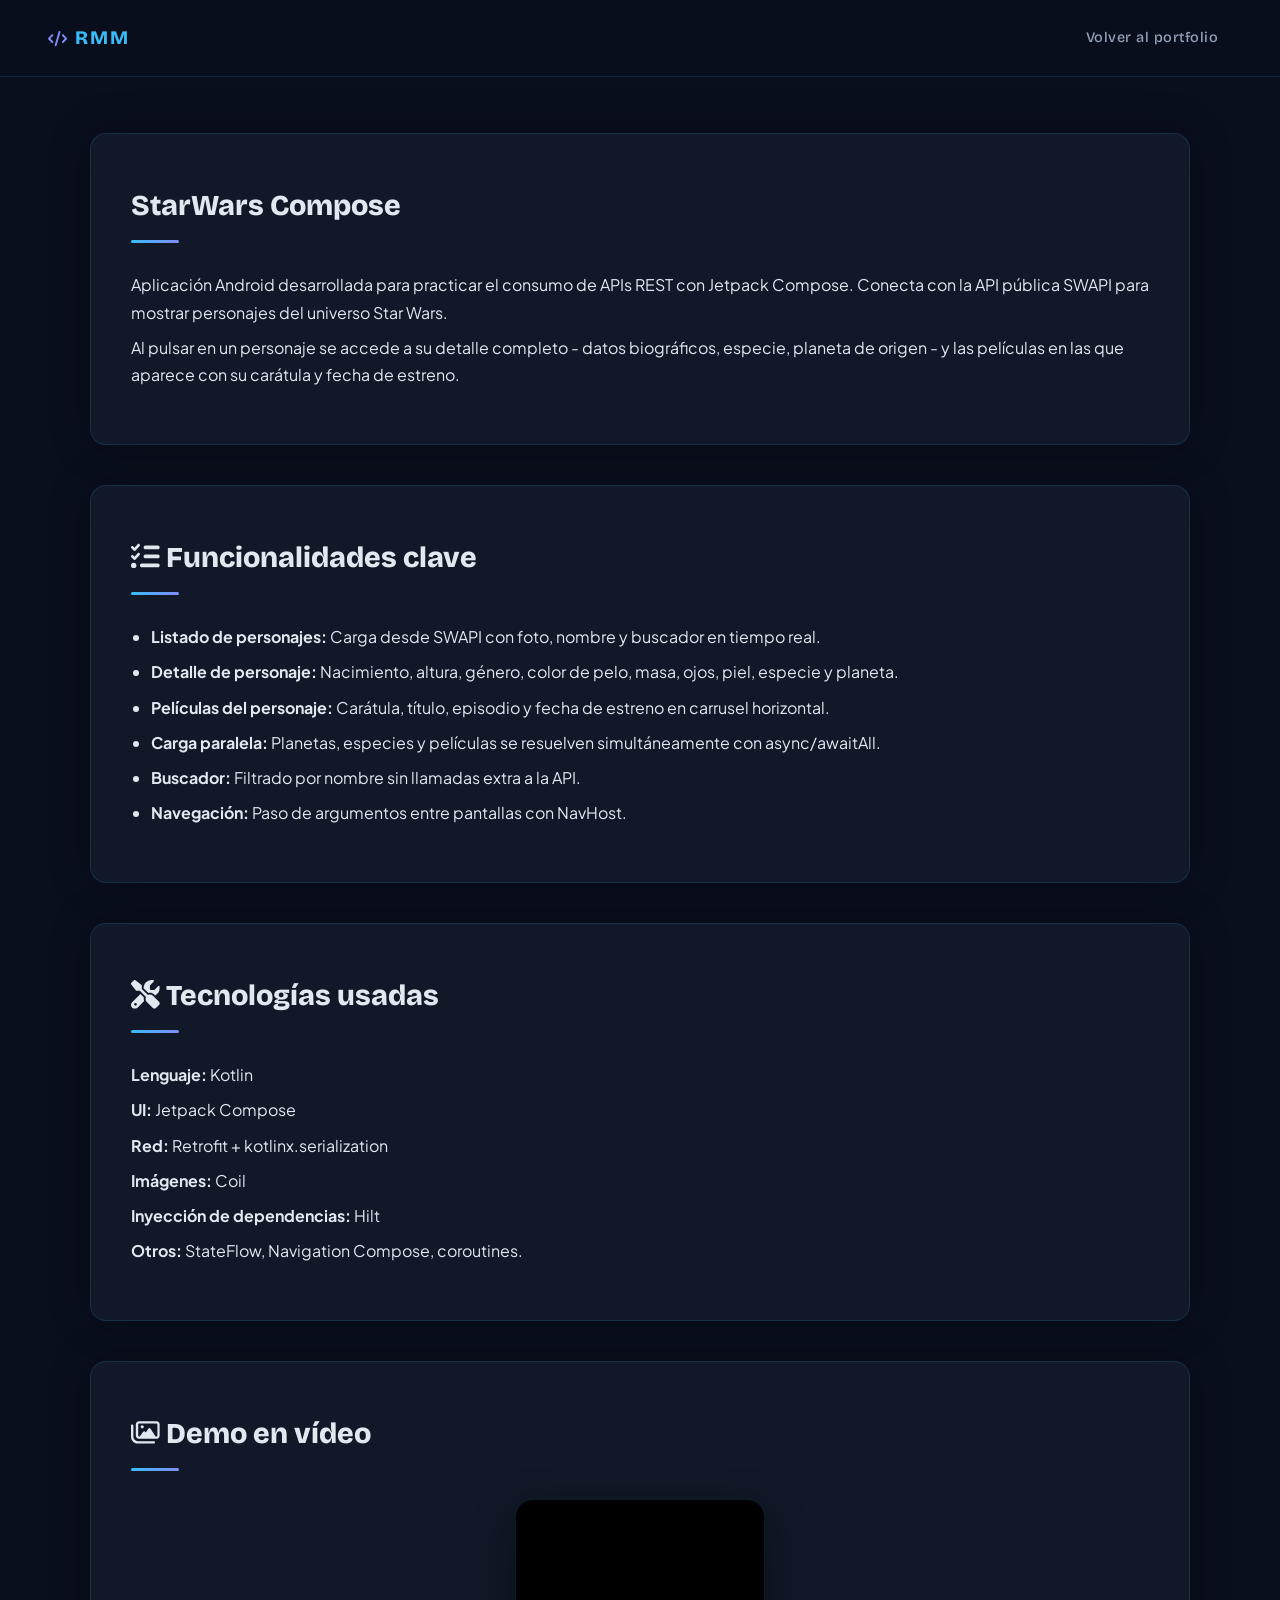
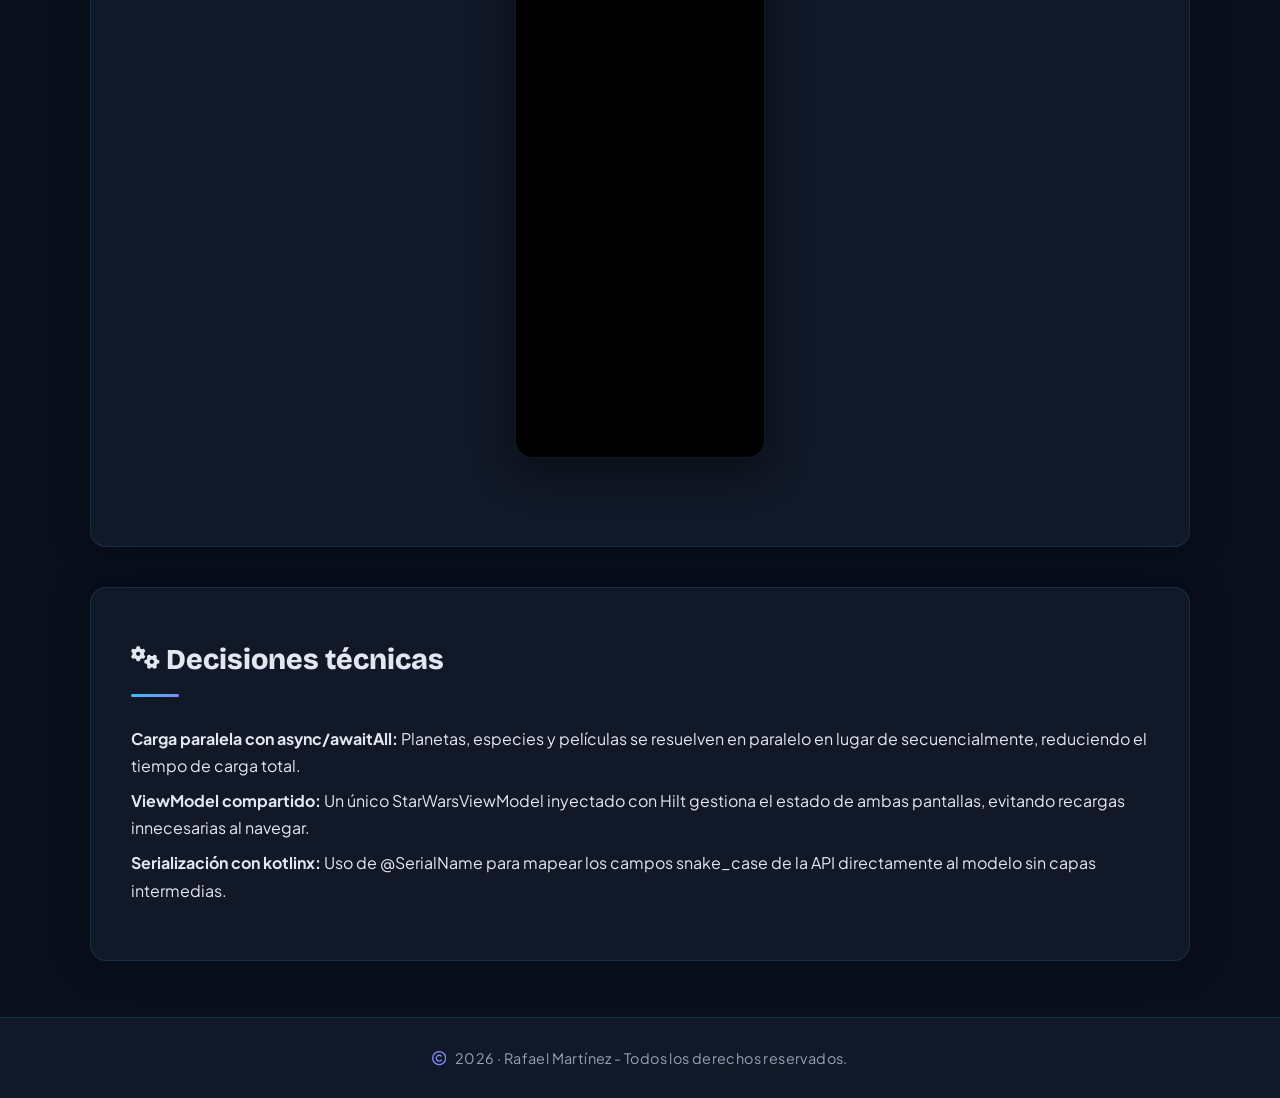
<file: proyectos/starwars.html>
<!DOCTYPE html>
<html lang="es">

<head>
  <meta charset="UTF-8" />
  <meta name="viewport" content="width=device-width, initial-scale=1.0" />
  <title>StarWars Compose - Proyecto</title>
  <link rel="icon" type="image/svg+xml" href="../favicon.svg" />
  <meta name="description" content="App Android con Jetpack Compose que consume la API SWAPI para explorar personajes y películas del universo Star Wars." />
  <link rel="preconnect" href="https://fonts.googleapis.com">
  <link rel="preconnect" href="https://fonts.gstatic.com" crossorigin>
  <link rel="stylesheet"
    href="https://fonts.googleapis.com/css2?family=Bricolage+Grotesque:opsz,wght@12..96,400;12..96,600;12..96,700;12..96,800&family=Plus+Jakarta+Sans:ital,wght@0,300;0,400;0,500;1,300&display=swap">
  <link rel="stylesheet" href="../css/style.css" />
</head>

<body>
  <!-- Iconos SVG inline (Font Awesome Free 6.5.2 - CC BY 4.0 - https://fontawesome.com/license/free) -->
  <svg xmlns="http://www.w3.org/2000/svg" width="0" height="0" style="position:absolute" aria-hidden="true">
      <symbol id="i-code" viewBox="0 0 640 512"><path d="M392.8 1.2c-17-4.9-34.7 5-39.6 22l-128 448c-4.9 17 5 34.7 22 39.6s34.7-5 39.6-22l128-448c4.9-17-5-34.7-22-39.6zm80.6 120.1c-12.5 12.5-12.5 32.8 0 45.3L562.7 256l-89.4 89.4c-12.5 12.5-12.5 32.8 0 45.3s32.8 12.5 45.3 0l112-112c12.5-12.5 12.5-32.8 0-45.3l-112-112c-12.5-12.5-32.8-12.5-45.3 0zm-306.7 0c-12.5-12.5-32.8-12.5-45.3 0l-112 112c-12.5 12.5-12.5 32.8 0 45.3l112 112c12.5 12.5 32.8 12.5 45.3 0s12.5-32.8 0-45.3L77.3 256l89.4-89.4c12.5-12.5 12.5-32.8 0-45.3z"/></symbol>
      <symbol id="i-list-check" viewBox="0 0 512 512"><path d="M152.1 38.2c9.9 8.9 10.7 24 1.8 33.9l-72 80c-4.4 4.9-10.6 7.8-17.2 7.9s-12.9-2.4-17.6-7L7 113C-2.3 103.6-2.3 88.4 7 79s24.6-9.4 33.9 0l22.1 22.1 55.1-61.2c8.9-9.9 24-10.7 33.9-1.8zm0 160c9.9 8.9 10.7 24 1.8 33.9l-72 80c-4.4 4.9-10.6 7.8-17.2 7.9s-12.9-2.4-17.6-7L7 273c-9.4-9.4-9.4-24.6 0-33.9s24.6-9.4 33.9 0l22.1 22.1 55.1-61.2c8.9-9.9 24-10.7 33.9-1.8zM224 96c0-17.7 14.3-32 32-32H480c17.7 0 32 14.3 32 32s-14.3 32-32 32H256c-17.7 0-32-14.3-32-32zm0 160c0-17.7 14.3-32 32-32H480c17.7 0 32 14.3 32 32s-14.3 32-32 32H256c-17.7 0-32-14.3-32-32zM160 416c0-17.7 14.3-32 32-32H480c17.7 0 32 14.3 32 32s-14.3 32-32 32H192c-17.7 0-32-14.3-32-32zM48 368a48 48 0 1 1 0 96 48 48 0 1 1 0-96z"/></symbol>
      <symbol id="i-screwdriver-wrench" viewBox="0 0 512 512"><path d="M78.6 5C69.1-2.4 55.6-1.5 47 7L7 47c-8.5 8.5-9.4 22-2.1 31.6l80 104c4.5 5.9 11.6 9.4 19 9.4h54.1l109 109c-14.7 29-10 65.4 14.3 89.6l112 112c12.5 12.5 32.8 12.5 45.3 0l64-64c12.5-12.5 12.5-32.8 0-45.3l-112-112c-24.2-24.2-60.6-29-89.6-14.3l-109-109V104c0-7.5-3.5-14.5-9.4-19L78.6 5zM19.9 396.1C7.2 408.8 0 426.1 0 444.1C0 481.6 30.4 512 67.9 512c18 0 35.3-7.2 48-19.9L233.7 374.3c-7.8-20.9-9-43.6-3.6-65.1l-61.7-61.7L19.9 396.1zM512 144c0-10.5-1.1-20.7-3.2-30.5c-2.4-11.2-16.1-14.1-24.2-6l-63.9 63.9c-3 3-7.1 4.7-11.3 4.7H352c-8.8 0-16-7.2-16-16V102.6c0-4.2 1.7-8.3 4.7-11.3l63.9-63.9c8.1-8.1 5.2-21.8-6-24.2C388.7 1.1 378.5 0 368 0C288.5 0 224 64.5 224 144l0 .8 85.3 85.3c36-9.1 75.8 .5 104 28.7L429 274.5c49-23 83-72.8 83-130.5zM56 432a24 24 0 1 1 48 0 24 24 0 1 1 -48 0z"/></symbol>
      <symbol id="i-images" viewBox="0 0 576 512"><path d="M160 80H512c8.8 0 16 7.2 16 16V320c0 8.8-7.2 16-16 16H490.8L388.1 178.9c-4.4-6.8-12-10.9-20.1-10.9s-15.7 4.1-20.1 10.9l-52.2 79.8-12.4-16.9c-4.5-6.2-11.7-9.8-19.4-9.8s-14.8 3.6-19.4 9.8L175.6 336H160c-8.8 0-16-7.2-16-16V96c0-8.8 7.2-16 16-16zM96 96V320c0 35.3 28.7 64 64 64H512c35.3 0 64-28.7 64-64V96c0-35.3-28.7-64-64-64H160c-35.3 0-64 28.7-64 64zM48 120c0-13.3-10.7-24-24-24S0 106.7 0 120V344c0 75.1 60.9 136 136 136H456c13.3 0 24-10.7 24-24s-10.7-24-24-24H136c-48.6 0-88-39.4-88-88V120zm208 24a32 32 0 1 0 -64 0 32 32 0 1 0 64 0z"/></symbol>
      <symbol id="i-gears" viewBox="0 0 640 512"><path d="M308.5 135.3c7.1-6.3 9.9-16.2 6.2-25c-2.3-5.3-4.8-10.5-7.6-15.5L304 89.4c-3-5-6.3-9.9-9.8-14.6c-5.7-7.6-15.7-10.1-24.7-7.1l-28.2 9.3c-10.7-8.8-23-16-36.2-20.9L199 27.1c-1.9-9.3-9.1-16.7-18.5-17.8C173.9 8.4 167.2 8 160.4 8h-.7c-6.8 0-13.5 .4-20.1 1.2c-9.4 1.1-16.6 8.6-18.5 17.8L115 56.1c-13.3 5-25.5 12.1-36.2 20.9L50.5 67.8c-9-3-19-.5-24.7 7.1c-3.5 4.7-6.8 9.6-9.9 14.6l-3 5.3c-2.8 5-5.3 10.2-7.6 15.6c-3.7 8.7-.9 18.6 6.2 25l22.2 19.8C32.6 161.9 32 168.9 32 176s.6 14.1 1.7 20.9L11.5 216.7c-7.1 6.3-9.9 16.2-6.2 25c2.3 5.3 4.8 10.5 7.6 15.6l3 5.2c3 5.1 6.3 9.9 9.9 14.6c5.7 7.6 15.7 10.1 24.7 7.1l28.2-9.3c10.7 8.8 23 16 36.2 20.9l6.1 29.1c1.9 9.3 9.1 16.7 18.5 17.8c6.7 .8 13.5 1.2 20.4 1.2s13.7-.4 20.4-1.2c9.4-1.1 16.6-8.6 18.5-17.8l6.1-29.1c13.3-5 25.5-12.1 36.2-20.9l28.2 9.3c9 3 19 .5 24.7-7.1c3.5-4.7 6.8-9.5 9.8-14.6l3.1-5.4c2.8-5 5.3-10.2 7.6-15.5c3.7-8.7 .9-18.6-6.2-25l-22.2-19.8c1.1-6.8 1.7-13.8 1.7-20.9s-.6-14.1-1.7-20.9l22.2-19.8zM112 176a48 48 0 1 1 96 0 48 48 0 1 1 -96 0zM504.7 500.5c6.3 7.1 16.2 9.9 25 6.2c5.3-2.3 10.5-4.8 15.5-7.6l5.4-3.1c5-3 9.9-6.3 14.6-9.8c7.6-5.7 10.1-15.7 7.1-24.7l-9.3-28.2c8.8-10.7 16-23 20.9-36.2l29.1-6.1c9.3-1.9 16.7-9.1 17.8-18.5c.8-6.7 1.2-13.5 1.2-20.4s-.4-13.7-1.2-20.4c-1.1-9.4-8.6-16.6-17.8-18.5L583.9 307c-5-13.3-12.1-25.5-20.9-36.2l9.3-28.2c3-9 .5-19-7.1-24.7c-4.7-3.5-9.6-6.8-14.6-9.9l-5.3-3c-5-2.8-10.2-5.3-15.6-7.6c-8.7-3.7-18.6-.9-25 6.2l-19.8 22.2c-6.8-1.1-13.8-1.7-20.9-1.7s-14.1 .6-20.9 1.7l-19.8-22.2c-6.3-7.1-16.2-9.9-25-6.2c-5.3 2.3-10.5 4.8-15.6 7.6l-5.2 3c-5.1 3-9.9 6.3-14.6 9.9c-7.6 5.7-10.1 15.7-7.1 24.7l9.3 28.2c-8.8 10.7-16 23-20.9 36.2L315.1 313c-9.3 1.9-16.7 9.1-17.8 18.5c-.8 6.7-1.2 13.5-1.2 20.4s.4 13.7 1.2 20.4c1.1 9.4 8.6 16.6 17.8 18.5l29.1 6.1c5 13.3 12.1 25.5 20.9 36.2l-9.3 28.2c-3 9-.5 19 7.1 24.7c4.7 3.5 9.5 6.8 14.6 9.8l5.4 3.1c5 2.8 10.2 5.3 15.5 7.6c8.7 3.7 18.6 .9 25-6.2l19.8-22.2c6.8 1.1 13.8 1.7 20.9 1.7s14.1-.6 20.9-1.7l19.8 22.2zM464 304a48 48 0 1 1 0 96 48 48 0 1 1 0-96z"/></symbol>
      <symbol id="i-copyright" viewBox="0 0 512 512"><path d="M256 48a208 208 0 1 1 0 416 208 208 0 1 1 0-416zm0 464A256 256 0 1 0 256 0a256 256 0 1 0 0 512zM199.4 312.6c-31.2-31.2-31.2-81.9 0-113.1s81.9-31.2 113.1 0c9.4 9.4 24.6 9.4 33.9 0s9.4-24.6 0-33.9c-50-50-131-50-181 0s-50 131 0 181s131 50 181 0c9.4-9.4 9.4-24.6 0-33.9s-24.6-9.4-33.9 0c-31.2 31.2-81.9 31.2-113.1 0z"/></symbol>
  </svg>
  <nav class="navbar">
    <div class="logo"><svg class="icon" aria-hidden="true"><use href="#i-code"/></svg>RMM</div>
    <ul>
      <li><a href="../index.html">Volver al portfolio</a></li>
    </ul>
  </nav>

  <main class="project-page">
    <!-- Introducción -->
    <section>
      <h2>StarWars Compose</h2>
      <p>
        Aplicación Android desarrollada para practicar el consumo de APIs REST con Jetpack Compose.
        Conecta con la API pública SWAPI para mostrar personajes del universo Star Wars.
      </p>
      <p>
        Al pulsar en un personaje se accede a su detalle completo - datos biográficos, especie,
        planeta de origen - y las películas en las que aparece con su carátula y fecha de estreno.
      </p>
    </section>

    <!-- Funcionalidades -->
    <section>
      <h2><svg class="icon" aria-hidden="true"><use href="#i-list-check"/></svg> Funcionalidades clave</h2>
      <ul>
        <li><strong>Listado de personajes:</strong> Carga desde SWAPI con foto, nombre y buscador en tiempo real.</li>
        <li><strong>Detalle de personaje:</strong> Nacimiento, altura, género, color de pelo, masa, ojos, piel, especie
          y planeta.</li>
        <li><strong>Películas del personaje:</strong> Carátula, título, episodio y fecha de estreno en carrusel
          horizontal.</li>
        <li><strong>Carga paralela:</strong> Planetas, especies y películas se resuelven simultáneamente con
          async/awaitAll.</li>
        <li><strong>Buscador:</strong> Filtrado por nombre sin llamadas extra a la API.</li>
        <li><strong>Navegación:</strong> Paso de argumentos entre pantallas con NavHost.</li>
      </ul>
    </section>

    <!-- Tecnologías -->
    <section>
      <h2><svg class="icon" aria-hidden="true"><use href="#i-screwdriver-wrench"/></svg> Tecnologías usadas</h2>
      <p><strong>Lenguaje:</strong> Kotlin</p>
      <p><strong>UI:</strong> Jetpack Compose</p>
      <p><strong>Red:</strong> Retrofit + kotlinx.serialization</p>
      <p><strong>Imágenes:</strong> Coil</p>
      <p><strong>Inyección de dependencias:</strong> Hilt</p>
      <p><strong>Otros:</strong> StateFlow, Navigation Compose, coroutines.</p>
    </section>

    <!-- Galería -->
    <section>
      <h2><svg class="icon" aria-hidden="true"><use href="#i-images"/></svg> Demo en vídeo</h2>
      <figure class="demo-video">
        <video src="../img/starwars/starwars-demo.mp4" autoplay loop muted playsinline></video>
      </figure>
    </section>

    <!-- Decisiones técnicas -->
    <section>
      <h2><svg class="icon" aria-hidden="true"><use href="#i-gears"/></svg> Decisiones técnicas</h2>
      <p><strong>Carga paralela con async/awaitAll:</strong> Planetas, especies y películas se resuelven en paralelo en
        lugar de secuencialmente, reduciendo el tiempo de carga total.</p>
      <p><strong>ViewModel compartido:</strong> Un único StarWarsViewModel inyectado con Hilt gestiona el estado de
        ambas pantallas, evitando recargas innecesarias al navegar.</p>
      <p><strong>Serialización con kotlinx:</strong> Uso de @SerialName para mapear los campos snake_case de la API
        directamente al modelo sin capas intermedias.</p>
    </section>
  </main>

  <footer>
    <p><svg class="icon" aria-hidden="true"><use href="#i-copyright"/></svg> <span id="year"></span> · Rafael Martínez - Todos los derechos reservados.</p>
  </footer>
  <script src="../js/common.js"></script>
</body>

</html>
</file>
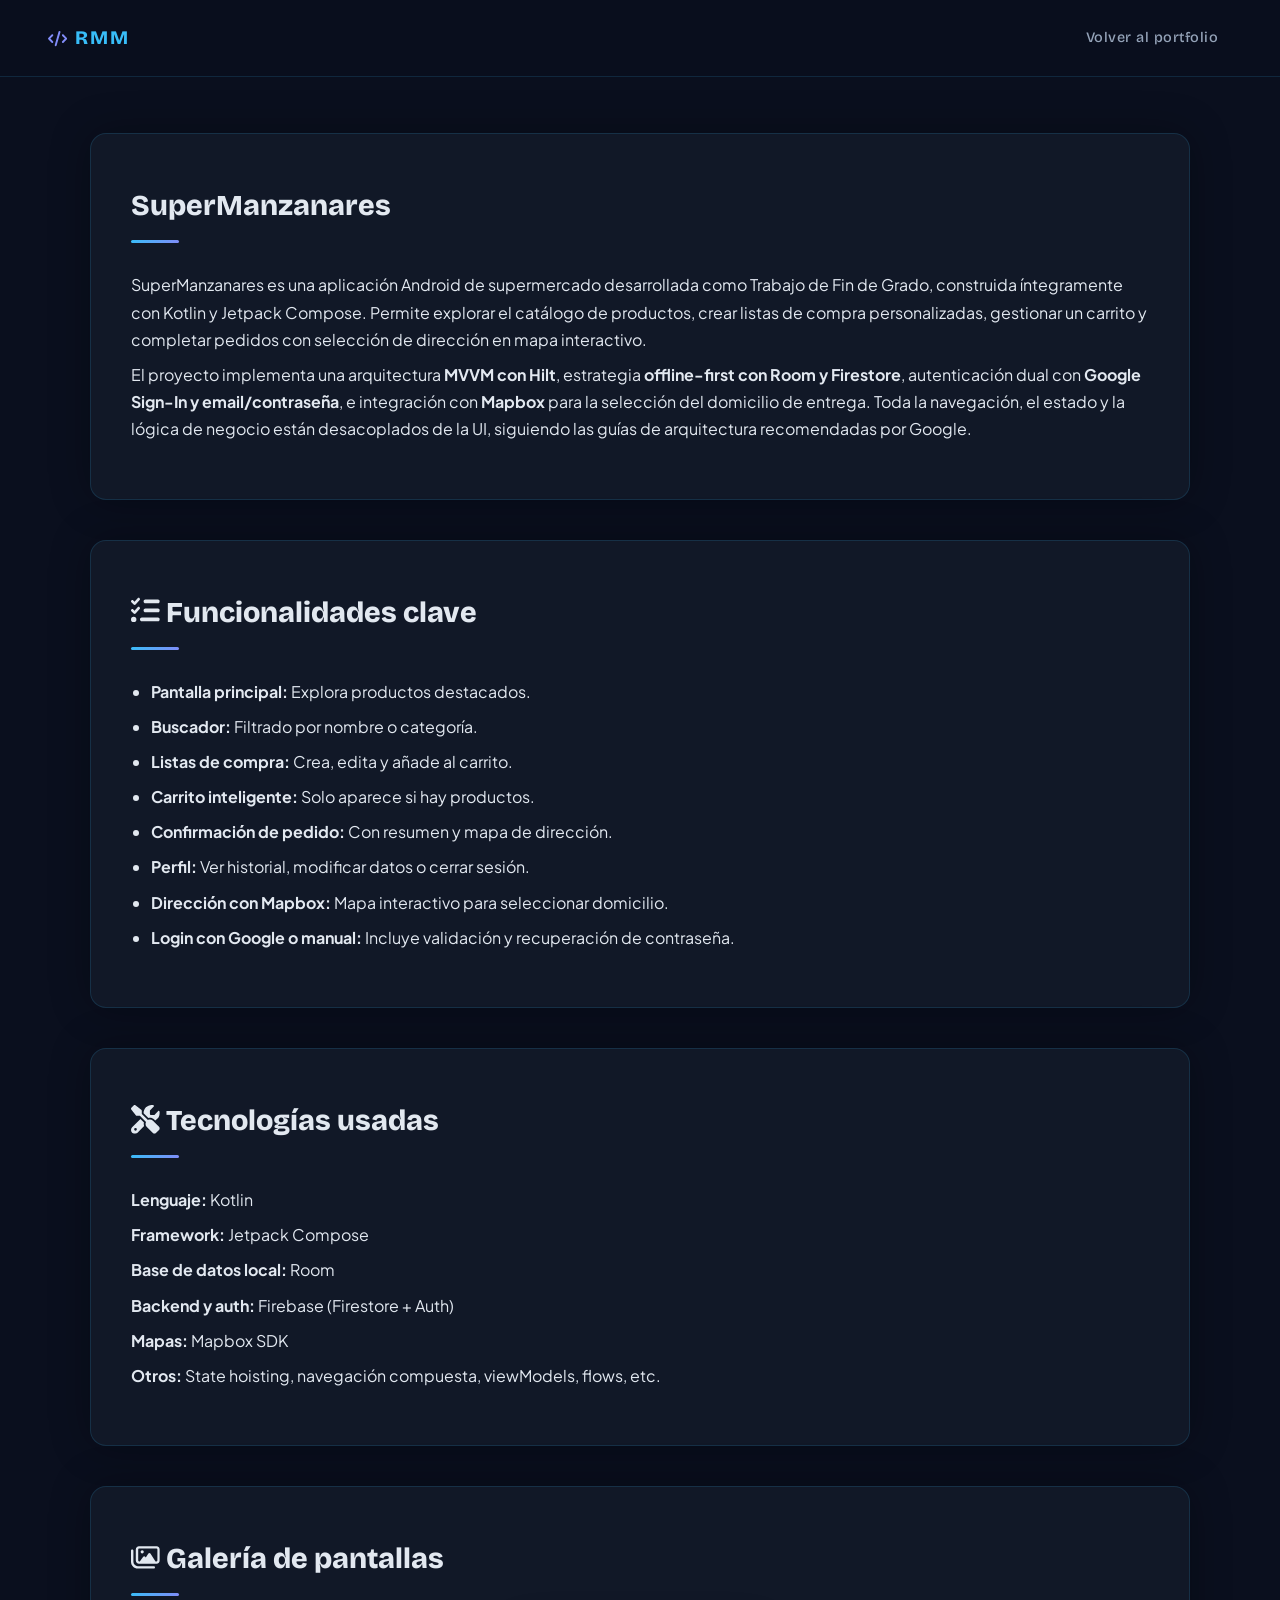
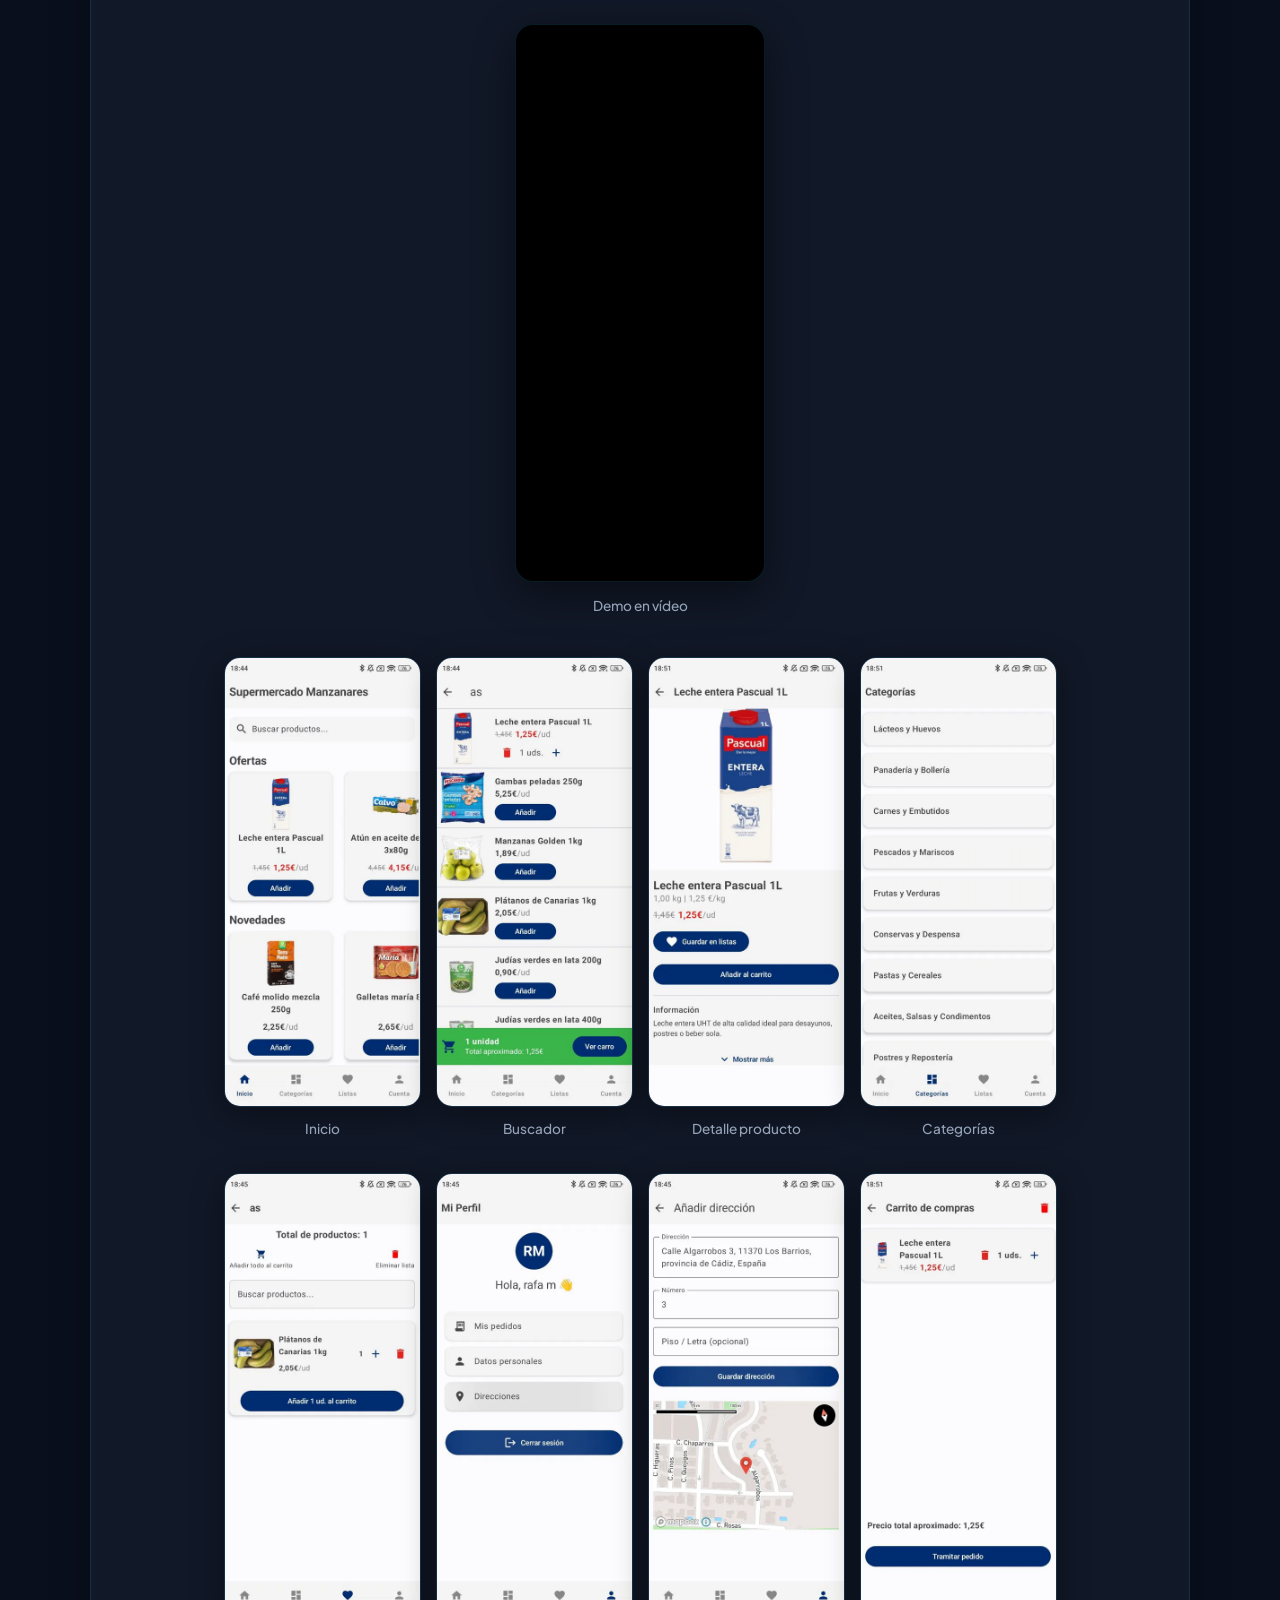
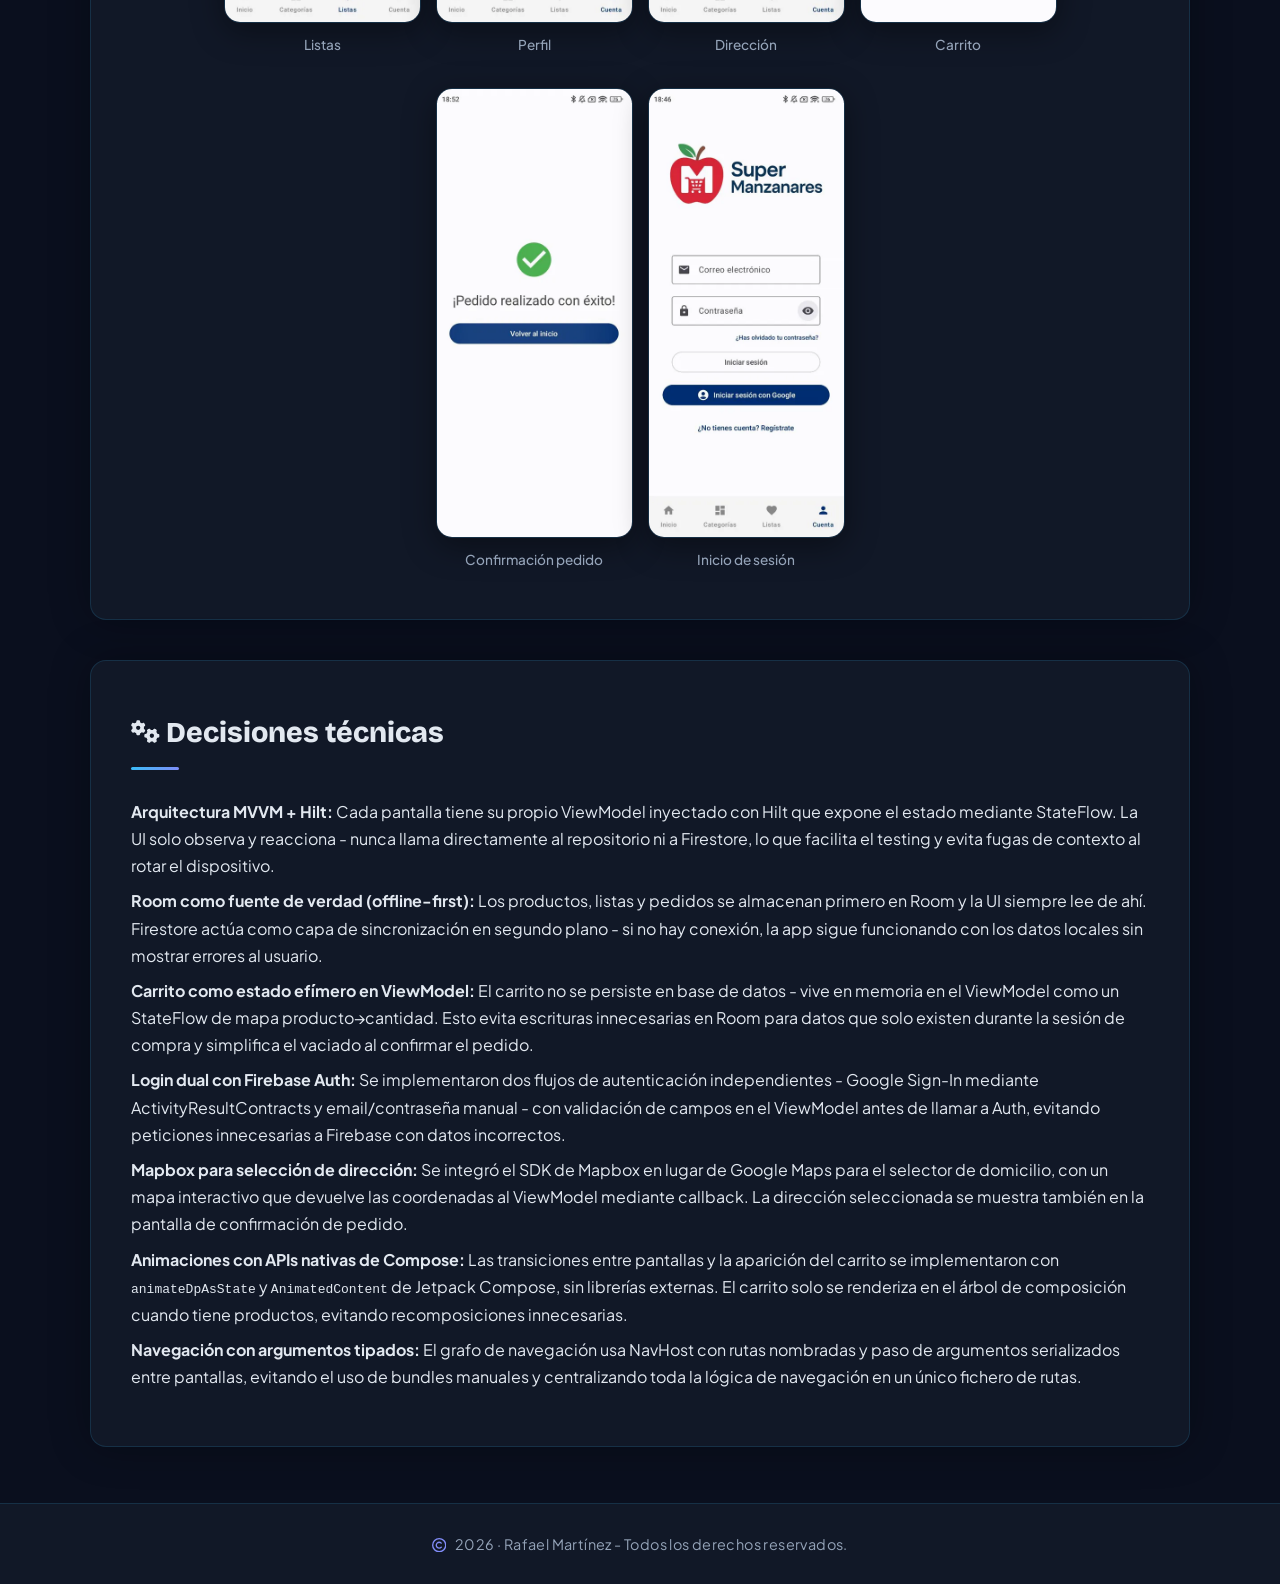
<file: proyectos/supermanzanares.html>
<!DOCTYPE html>
<html lang="es">

<head>
  <meta charset="UTF-8" />
  <meta name="viewport" content="width=device-width, initial-scale=1.0" />
  <title>SuperManzanares - Proyecto</title>
  <link rel="icon" type="image/svg+xml" href="../favicon.svg" />
  <meta name="description" content="App Android de supermercado con Kotlin Jetpack Compose, Firebase y mapas. Proyecto de fin de grado completo." />
  <link rel="preconnect" href="https://fonts.googleapis.com">
  <link rel="preconnect" href="https://fonts.gstatic.com" crossorigin>
  <link rel="stylesheet"
    href="https://fonts.googleapis.com/css2?family=Bricolage+Grotesque:opsz,wght@12..96,400;12..96,600;12..96,700;12..96,800&family=Plus+Jakarta+Sans:ital,wght@0,300;0,400;0,500;1,300&display=swap">
  <link rel="stylesheet" href="../css/style.css" />
</head>

<body>
  <!-- Iconos SVG inline (Font Awesome Free 6.5.2 - CC BY 4.0 - https://fontawesome.com/license/free) -->
  <svg xmlns="http://www.w3.org/2000/svg" width="0" height="0" style="position:absolute" aria-hidden="true">
      <symbol id="i-code" viewBox="0 0 640 512"><path d="M392.8 1.2c-17-4.9-34.7 5-39.6 22l-128 448c-4.9 17 5 34.7 22 39.6s34.7-5 39.6-22l128-448c4.9-17-5-34.7-22-39.6zm80.6 120.1c-12.5 12.5-12.5 32.8 0 45.3L562.7 256l-89.4 89.4c-12.5 12.5-12.5 32.8 0 45.3s32.8 12.5 45.3 0l112-112c12.5-12.5 12.5-32.8 0-45.3l-112-112c-12.5-12.5-32.8-12.5-45.3 0zm-306.7 0c-12.5-12.5-32.8-12.5-45.3 0l-112 112c-12.5 12.5-12.5 32.8 0 45.3l112 112c12.5 12.5 32.8 12.5 45.3 0s12.5-32.8 0-45.3L77.3 256l89.4-89.4c12.5-12.5 12.5-32.8 0-45.3z"/></symbol>
      <symbol id="i-list-check" viewBox="0 0 512 512"><path d="M152.1 38.2c9.9 8.9 10.7 24 1.8 33.9l-72 80c-4.4 4.9-10.6 7.8-17.2 7.9s-12.9-2.4-17.6-7L7 113C-2.3 103.6-2.3 88.4 7 79s24.6-9.4 33.9 0l22.1 22.1 55.1-61.2c8.9-9.9 24-10.7 33.9-1.8zm0 160c9.9 8.9 10.7 24 1.8 33.9l-72 80c-4.4 4.9-10.6 7.8-17.2 7.9s-12.9-2.4-17.6-7L7 273c-9.4-9.4-9.4-24.6 0-33.9s24.6-9.4 33.9 0l22.1 22.1 55.1-61.2c8.9-9.9 24-10.7 33.9-1.8zM224 96c0-17.7 14.3-32 32-32H480c17.7 0 32 14.3 32 32s-14.3 32-32 32H256c-17.7 0-32-14.3-32-32zm0 160c0-17.7 14.3-32 32-32H480c17.7 0 32 14.3 32 32s-14.3 32-32 32H256c-17.7 0-32-14.3-32-32zM160 416c0-17.7 14.3-32 32-32H480c17.7 0 32 14.3 32 32s-14.3 32-32 32H192c-17.7 0-32-14.3-32-32zM48 368a48 48 0 1 1 0 96 48 48 0 1 1 0-96z"/></symbol>
      <symbol id="i-screwdriver-wrench" viewBox="0 0 512 512"><path d="M78.6 5C69.1-2.4 55.6-1.5 47 7L7 47c-8.5 8.5-9.4 22-2.1 31.6l80 104c4.5 5.9 11.6 9.4 19 9.4h54.1l109 109c-14.7 29-10 65.4 14.3 89.6l112 112c12.5 12.5 32.8 12.5 45.3 0l64-64c12.5-12.5 12.5-32.8 0-45.3l-112-112c-24.2-24.2-60.6-29-89.6-14.3l-109-109V104c0-7.5-3.5-14.5-9.4-19L78.6 5zM19.9 396.1C7.2 408.8 0 426.1 0 444.1C0 481.6 30.4 512 67.9 512c18 0 35.3-7.2 48-19.9L233.7 374.3c-7.8-20.9-9-43.6-3.6-65.1l-61.7-61.7L19.9 396.1zM512 144c0-10.5-1.1-20.7-3.2-30.5c-2.4-11.2-16.1-14.1-24.2-6l-63.9 63.9c-3 3-7.1 4.7-11.3 4.7H352c-8.8 0-16-7.2-16-16V102.6c0-4.2 1.7-8.3 4.7-11.3l63.9-63.9c8.1-8.1 5.2-21.8-6-24.2C388.7 1.1 378.5 0 368 0C288.5 0 224 64.5 224 144l0 .8 85.3 85.3c36-9.1 75.8 .5 104 28.7L429 274.5c49-23 83-72.8 83-130.5zM56 432a24 24 0 1 1 48 0 24 24 0 1 1 -48 0z"/></symbol>
      <symbol id="i-images" viewBox="0 0 576 512"><path d="M160 80H512c8.8 0 16 7.2 16 16V320c0 8.8-7.2 16-16 16H490.8L388.1 178.9c-4.4-6.8-12-10.9-20.1-10.9s-15.7 4.1-20.1 10.9l-52.2 79.8-12.4-16.9c-4.5-6.2-11.7-9.8-19.4-9.8s-14.8 3.6-19.4 9.8L175.6 336H160c-8.8 0-16-7.2-16-16V96c0-8.8 7.2-16 16-16zM96 96V320c0 35.3 28.7 64 64 64H512c35.3 0 64-28.7 64-64V96c0-35.3-28.7-64-64-64H160c-35.3 0-64 28.7-64 64zM48 120c0-13.3-10.7-24-24-24S0 106.7 0 120V344c0 75.1 60.9 136 136 136H456c13.3 0 24-10.7 24-24s-10.7-24-24-24H136c-48.6 0-88-39.4-88-88V120zm208 24a32 32 0 1 0 -64 0 32 32 0 1 0 64 0z"/></symbol>
      <symbol id="i-gears" viewBox="0 0 640 512"><path d="M308.5 135.3c7.1-6.3 9.9-16.2 6.2-25c-2.3-5.3-4.8-10.5-7.6-15.5L304 89.4c-3-5-6.3-9.9-9.8-14.6c-5.7-7.6-15.7-10.1-24.7-7.1l-28.2 9.3c-10.7-8.8-23-16-36.2-20.9L199 27.1c-1.9-9.3-9.1-16.7-18.5-17.8C173.9 8.4 167.2 8 160.4 8h-.7c-6.8 0-13.5 .4-20.1 1.2c-9.4 1.1-16.6 8.6-18.5 17.8L115 56.1c-13.3 5-25.5 12.1-36.2 20.9L50.5 67.8c-9-3-19-.5-24.7 7.1c-3.5 4.7-6.8 9.6-9.9 14.6l-3 5.3c-2.8 5-5.3 10.2-7.6 15.6c-3.7 8.7-.9 18.6 6.2 25l22.2 19.8C32.6 161.9 32 168.9 32 176s.6 14.1 1.7 20.9L11.5 216.7c-7.1 6.3-9.9 16.2-6.2 25c2.3 5.3 4.8 10.5 7.6 15.6l3 5.2c3 5.1 6.3 9.9 9.9 14.6c5.7 7.6 15.7 10.1 24.7 7.1l28.2-9.3c10.7 8.8 23 16 36.2 20.9l6.1 29.1c1.9 9.3 9.1 16.7 18.5 17.8c6.7 .8 13.5 1.2 20.4 1.2s13.7-.4 20.4-1.2c9.4-1.1 16.6-8.6 18.5-17.8l6.1-29.1c13.3-5 25.5-12.1 36.2-20.9l28.2 9.3c9 3 19 .5 24.7-7.1c3.5-4.7 6.8-9.5 9.8-14.6l3.1-5.4c2.8-5 5.3-10.2 7.6-15.5c3.7-8.7 .9-18.6-6.2-25l-22.2-19.8c1.1-6.8 1.7-13.8 1.7-20.9s-.6-14.1-1.7-20.9l22.2-19.8zM112 176a48 48 0 1 1 96 0 48 48 0 1 1 -96 0zM504.7 500.5c6.3 7.1 16.2 9.9 25 6.2c5.3-2.3 10.5-4.8 15.5-7.6l5.4-3.1c5-3 9.9-6.3 14.6-9.8c7.6-5.7 10.1-15.7 7.1-24.7l-9.3-28.2c8.8-10.7 16-23 20.9-36.2l29.1-6.1c9.3-1.9 16.7-9.1 17.8-18.5c.8-6.7 1.2-13.5 1.2-20.4s-.4-13.7-1.2-20.4c-1.1-9.4-8.6-16.6-17.8-18.5L583.9 307c-5-13.3-12.1-25.5-20.9-36.2l9.3-28.2c3-9 .5-19-7.1-24.7c-4.7-3.5-9.6-6.8-14.6-9.9l-5.3-3c-5-2.8-10.2-5.3-15.6-7.6c-8.7-3.7-18.6-.9-25 6.2l-19.8 22.2c-6.8-1.1-13.8-1.7-20.9-1.7s-14.1 .6-20.9 1.7l-19.8-22.2c-6.3-7.1-16.2-9.9-25-6.2c-5.3 2.3-10.5 4.8-15.6 7.6l-5.2 3c-5.1 3-9.9 6.3-14.6 9.9c-7.6 5.7-10.1 15.7-7.1 24.7l9.3 28.2c-8.8 10.7-16 23-20.9 36.2L315.1 313c-9.3 1.9-16.7 9.1-17.8 18.5c-.8 6.7-1.2 13.5-1.2 20.4s.4 13.7 1.2 20.4c1.1 9.4 8.6 16.6 17.8 18.5l29.1 6.1c5 13.3 12.1 25.5 20.9 36.2l-9.3 28.2c-3 9-.5 19 7.1 24.7c4.7 3.5 9.5 6.8 14.6 9.8l5.4 3.1c5 2.8 10.2 5.3 15.5 7.6c8.7 3.7 18.6 .9 25-6.2l19.8-22.2c6.8 1.1 13.8 1.7 20.9 1.7s14.1-.6 20.9-1.7l19.8 22.2zM464 304a48 48 0 1 1 0 96 48 48 0 1 1 0-96z"/></symbol>
      <symbol id="i-copyright" viewBox="0 0 512 512"><path d="M256 48a208 208 0 1 1 0 416 208 208 0 1 1 0-416zm0 464A256 256 0 1 0 256 0a256 256 0 1 0 0 512zM199.4 312.6c-31.2-31.2-31.2-81.9 0-113.1s81.9-31.2 113.1 0c9.4 9.4 24.6 9.4 33.9 0s9.4-24.6 0-33.9c-50-50-131-50-181 0s-50 131 0 181s131 50 181 0c9.4-9.4 9.4-24.6 0-33.9s-24.6-9.4-33.9 0c-31.2 31.2-81.9 31.2-113.1 0z"/></symbol>
  </svg>
  <nav class="navbar">
    <div class="logo"><svg class="icon" aria-hidden="true"><use href="#i-code"/></svg>RMM</div>
    <ul>
      <li><a href="../index.html">Volver al portfolio</a></li>
    </ul>
  </nav>

  <main class="project-page">
    <section>
      <h2>SuperManzanares</h2>
      <p>
        SuperManzanares es una aplicación Android de supermercado desarrollada como Trabajo de Fin de Grado,
        construida íntegramente con Kotlin y Jetpack Compose. Permite explorar el catálogo de productos,
        crear listas de compra personalizadas, gestionar un carrito y completar pedidos con selección
        de dirección en mapa interactivo.
      </p>
      <p>
        El proyecto implementa una arquitectura <strong>MVVM con Hilt</strong>, estrategia
        <strong>offline-first con Room y Firestore</strong>, autenticación dual con
        <strong>Google Sign-In y email/contraseña</strong>, e integración con <strong>Mapbox</strong>
        para la selección del domicilio de entrega. Toda la navegación, el estado y la lógica de negocio
        están desacoplados de la UI, siguiendo las guías de arquitectura recomendadas por Google.
      </p>
    </section>


    <section>
      <h2><svg class="icon" aria-hidden="true"><use href="#i-list-check"/></svg> Funcionalidades clave</h2>
      <ul>
        <li><strong>Pantalla principal:</strong> Explora productos destacados.</li>
        <li><strong>Buscador:</strong> Filtrado por nombre o categoría.</li>
        <li><strong>Listas de compra:</strong> Crea, edita y añade al carrito.</li>
        <li><strong>Carrito inteligente:</strong> Solo aparece si hay productos.</li>
        <li><strong>Confirmación de pedido:</strong> Con resumen y mapa de dirección.</li>
        <li><strong>Perfil:</strong> Ver historial, modificar datos o cerrar sesión.</li>
        <li><strong>Dirección con Mapbox:</strong> Mapa interactivo para seleccionar domicilio.</li>
        <li><strong>Login con Google o manual:</strong> Incluye validación y recuperación de contraseña.</li>
      </ul>
    </section>

    <section>
      <h2><svg class="icon" aria-hidden="true"><use href="#i-screwdriver-wrench"/></svg> Tecnologías usadas</h2>
      <p><strong>Lenguaje:</strong> Kotlin</p>
      <p><strong>Framework:</strong> Jetpack Compose</p>
      <p><strong>Base de datos local:</strong> Room</p>
      <p><strong>Backend y auth:</strong> Firebase (Firestore + Auth)</p>
      <p><strong>Mapas:</strong> Mapbox SDK</p>
      <p><strong>Otros:</strong> State hoisting, navegación compuesta, viewModels, flows, etc.</p>
    </section>

    <section>
      <h2><svg class="icon" aria-hidden="true"><use href="#i-images"/></svg> Galería de pantallas</h2>
      <figure class="demo-video">
        <video src="../img/supermanzanares/supermanzanares-demo.mp4" autoplay loop muted playsinline></video>
        <figcaption>Demo en vídeo</figcaption>
      </figure>
      <div class="screenshots-grid">
        <figure class="screenshot-item">
          <img src="../img/supermanzanares/home.webp" alt="Inicio" width="450" height="1000" loading="lazy" />
          <figcaption>Inicio</figcaption>
        </figure>
        <figure class="screenshot-item">
          <img src="../img/supermanzanares/buscador.webp" alt="Buscador" width="450" height="1000" loading="lazy" />
          <figcaption>Buscador</figcaption>
        </figure>
        <figure class="screenshot-item">
          <img src="../img/supermanzanares/detalle.webp" alt="Detalle de producto" width="450" height="1000" loading="lazy" />
          <figcaption>Detalle producto</figcaption>
        </figure>
        <figure class="screenshot-item">
          <img src="../img/supermanzanares/categorias.webp" alt="Categorías" width="450" height="1000" loading="lazy" />
          <figcaption>Categorías</figcaption>
        </figure>
        <figure class="screenshot-item">
          <img src="../img/supermanzanares/listas.webp" alt="Listas de compra" width="450" height="1000" loading="lazy" />
          <figcaption>Listas</figcaption>
        </figure>
        <figure class="screenshot-item">
          <img src="../img/supermanzanares/perfil.webp" alt="Perfil" width="450" height="1000" loading="lazy" />
          <figcaption>Perfil</figcaption>
        </figure>
        <figure class="screenshot-item">
          <img src="../img/supermanzanares/direccion.webp" alt="Dirección" width="450" height="1000" loading="lazy" />
          <figcaption>Dirección</figcaption>
        </figure>
        <figure class="screenshot-item">
          <img src="../img/supermanzanares/carrito.webp" alt="Carrito" width="450" height="1000" loading="lazy" />
          <figcaption>Carrito</figcaption>
        </figure>
        <figure class="screenshot-item">
          <img src="../img/supermanzanares/confirmacion.webp" alt="Confirmación de pedido" width="450" height="1000" loading="lazy" />
          <figcaption>Confirmación pedido</figcaption>
        </figure>
        <figure class="screenshot-item">
          <img src="../img/supermanzanares/login.webp" alt="Inicio de sesión" width="450" height="1000" loading="lazy" />
          <figcaption>Inicio de sesión</figcaption>
        </figure>
      </div>
    </section>

    <section>
      <h2><svg class="icon" aria-hidden="true"><use href="#i-gears"/></svg> Decisiones técnicas</h2>
      <p><strong>Arquitectura MVVM + Hilt:</strong> Cada pantalla tiene su propio ViewModel inyectado con Hilt que
        expone el estado mediante StateFlow. La UI solo observa y reacciona - nunca llama directamente al repositorio ni
        a Firestore, lo que facilita el testing y evita fugas de contexto al rotar el dispositivo.</p>
      <p><strong>Room como fuente de verdad (offline-first):</strong> Los productos, listas y pedidos se almacenan
        primero en Room y la UI siempre lee de ahí. Firestore actúa como capa de sincronización en segundo plano - si no
        hay conexión, la app sigue funcionando con los datos locales sin mostrar errores al usuario.</p>
      <p><strong>Carrito como estado efímero en ViewModel:</strong> El carrito no se persiste en base de datos - vive en
        memoria en el ViewModel como un StateFlow de mapa producto→cantidad. Esto evita escrituras innecesarias en Room
        para datos que solo existen durante la sesión de compra y simplifica el vaciado al confirmar el pedido.</p>
      <p><strong>Login dual con Firebase Auth:</strong> Se implementaron dos flujos de autenticación independientes -
        Google Sign-In mediante ActivityResultContracts y email/contraseña manual - con validación de campos en el
        ViewModel antes de llamar a Auth, evitando peticiones innecesarias a Firebase con datos incorrectos.</p>
      <p><strong>Mapbox para selección de dirección:</strong> Se integró el SDK de Mapbox en lugar de Google Maps para
        el selector de domicilio, con un mapa interactivo que devuelve las coordenadas al ViewModel mediante callback.
        La dirección seleccionada se muestra también en la pantalla de confirmación de pedido.</p>
      <p><strong>Animaciones con APIs nativas de Compose:</strong> Las transiciones entre pantallas y la aparición del
        carrito se implementaron con <code>animateDpAsState</code> y <code>AnimatedContent</code> de Jetpack Compose,
        sin librerías externas. El carrito solo se renderiza en el árbol de composición cuando tiene productos, evitando
        recomposiciones innecesarias.</p>
      <p><strong>Navegación con argumentos tipados:</strong> El grafo de navegación usa NavHost con rutas nombradas y
        paso de argumentos serializados entre pantallas, evitando el uso de bundles manuales y centralizando toda la
        lógica de navegación en un único fichero de rutas.</p>
    </section>
  </main>

  <footer>
    <p><svg class="icon" aria-hidden="true"><use href="#i-copyright"/></svg> <span id="year"></span> · Rafael Martínez - Todos los derechos reservados.</p>
  </footer>
  <script src="../js/common.js"></script>
</body>

</html>
</file>
<file: css/style.css>
/* ============================= */
/* RESET + BASE */
/* ============================= */

* {
  margin: 0;
  padding: 0;
  box-sizing: border-box;
}

html {
  scroll-behavior: smooth;
  scroll-padding-top: 70px;
}

:root {
  --bg: #0a0f1e;
  --bg-card: #111827;
  --bg-card2: #0d1424;
  --accent: #38bdf8;
  --accent2: #818cf8;
  --green: #34d399;
  --text: #e2e8f0;
  --text-muted: #94a3b8;
  --border: rgba(56, 189, 248, 0.15);
  --gradient: linear-gradient(135deg, #38bdf8, #818cf8);
}

body {
  font-family: 'Plus Jakarta Sans', sans-serif;
  background-color: var(--bg);
  color: var(--text);
  line-height: 1.7;
  overflow-x: hidden;
}

/* Iconos SVG inline: se escalan con el font-size y heredan el color del texto */
.icon {
  width: 1em;
  height: 1em;
  fill: currentColor;
  vertical-align: -0.125em;
}

/* Selección de texto con color de marca */
::selection {
  background: rgba(56, 189, 248, 0.35);
  color: #fff;
}

/* Foco visible al navegar con teclado */
:focus-visible {
  outline: 2px solid var(--accent);
  outline-offset: 3px;
}

/* Transición suave entre páginas (navegadores compatibles) */
@view-transition {
  navigation: auto;
}

/* La navbar se mantiene fija durante la transición */
.navbar {
  view-transition-name: navbar;
}

::view-transition-old(root) {
  animation: vt-out 0.2s ease both;
}

::view-transition-new(root) {
  animation: vt-in 0.3s ease both;
}

@keyframes vt-out {
  to {
    opacity: 0;
  }
}

@keyframes vt-in {
  from {
    opacity: 0;
    transform: translateY(10px);
  }
}

@media (prefers-reduced-motion: reduce) {

  ::view-transition-old(root),
  ::view-transition-new(root) {
    animation: none;
  }
}

/* ============================= */
/* NAVBAR */
/* ============================= */

.navbar {
  position: sticky;
  top: 0;
  z-index: 1000;
  background: rgba(10, 15, 30, 0.85);
  backdrop-filter: blur(20px);
  -webkit-backdrop-filter: blur(20px);
  border-bottom: 1px solid var(--border);
  display: flex;
  justify-content: space-between;
  align-items: center;
  padding: 18px 48px;
  font-family: 'Bricolage Grotesque', sans-serif;
}

.navbar .logo {
  font-size: 1.2rem;
  font-weight: 800;
  color: var(--accent);
  display: flex;
  align-items: center;
  gap: 8px;
  letter-spacing: 2px;
}

.navbar .logo .icon {
  color: var(--accent2);
}

.navbar ul {
  list-style: none;
  display: flex;
  gap: 8px;
}

.nav-menu {
  display: flex !important;
}

.navbar ul li a {
  color: var(--text-muted);
  text-decoration: none;
  font-weight: 500;
  font-size: 0.9rem;
  display: flex;
  align-items: center;
  gap: 6px;
  padding: 8px 14px;
  border-radius: 8px;
  position: relative;
  transition: all 0.2s ease;
  letter-spacing: 0.5px;
}

.navbar ul li .icon {
  font-size: 0.85rem;
  color: var(--accent2);
}

.navbar ul li a:hover {
  color: var(--text);
  background: rgba(56, 189, 248, 0.08);
}

.navbar ul li a.active {
  color: var(--accent);
  background: rgba(56, 189, 248, 0.1);
  border-bottom: 2px solid var(--accent);
  font-weight: 700;
}

.navbar ul li a::after {
  display: none;
}

/* Hamburger */
.hamburger {
  display: none;
  background: none;
  border: none;
  color: var(--accent);
  font-size: 1.5rem;
  cursor: pointer;
  padding: 4px 8px;
}

.hamburger .icon-xmark {
  display: none;
}

.hamburger.open .icon-bars {
  display: none;
}

.hamburger.open .icon-xmark {
  display: inline-block;
}

/* ============================= */
/* HERO */
/* ============================= */

#home {
  position: absolute;
  top: 0;
}

header {
  position: relative;
  overflow: hidden;
  background: var(--bg);
  min-height: calc(100vh - 79px);
  min-height: calc(100dvh - 79px);
  display: flex;
  align-items: center;
  justify-content: center;
}


header::before {
  content: '';
  position: absolute;
  width: 700px;
  height: 700px;
  background: radial-gradient(circle, rgba(56, 189, 248, 0.12) 0%, transparent 70%);
  top: -200px;
  left: -200px;
  pointer-events: none;
}

header::after {
  content: '';
  position: absolute;
  width: 600px;
  height: 600px;
  background: radial-gradient(circle, rgba(129, 140, 248, 0.1) 0%, transparent 70%);
  bottom: -150px;
  right: -100px;
  pointer-events: none;
}

.home-text {
  position: relative;
  z-index: 1;
  max-width: 820px;
  margin: 0 auto;
  padding: 80px 20px 100px;
  text-align: center;
  animation: fadeInUp 0.9s ease forwards;
  opacity: 0;
}

.hero-badge {
  display: inline-flex;
  align-items: center;
  gap: 8px;
  margin-bottom: 28px;
  padding: 6px 16px;
  border-radius: 20px;
  background: rgba(52, 211, 153, 0.12);
  border: 1px solid rgba(52, 211, 153, 0.45);
  color: var(--green);
  font-size: 0.8rem;
  font-weight: 600;
  letter-spacing: 0.3px;
}

.hero-badge-dot {
  width: 8px;
  height: 8px;
  border-radius: 50%;
  background: var(--green);
  animation: pulse 2s infinite;
}

@keyframes pulse {
  0% {
    box-shadow: 0 0 0 0 rgba(52, 211, 153, 0.6);
  }

  70% {
    box-shadow: 0 0 0 8px rgba(52, 211, 153, 0);
  }

  100% {
    box-shadow: 0 0 0 0 rgba(52, 211, 153, 0);
  }
}

.home-text h1 {
  font-family: 'Bricolage Grotesque', sans-serif;
  font-size: 1.3rem;
  font-weight: 400;
  margin-bottom: 16px;
  color: var(--text-muted);
  letter-spacing: 2px;
  text-transform: uppercase;
  animation: titleFadeIn 1s ease forwards;
  opacity: 0;
}

.home-text .highlight {
  display: block;
  font-family: 'Bricolage Grotesque', sans-serif;
  font-size: 4.5rem;
  font-weight: 800;
  background: linear-gradient(90deg, #38bdf8, #818cf8, #38bdf8, #818cf8);
  background-size: 300% 100%;
  background-clip: text;
  -webkit-background-clip: text;
  -webkit-text-fill-color: transparent;
  line-height: 1.1;
  margin-bottom: 24px;
  letter-spacing: -1px;
  animation: gradientShift 6s ease infinite;
}

@keyframes gradientShift {
  0% {
    background-position: 0% 50%;
  }

  50% {
    background-position: 100% 50%;
  }

  100% {
    background-position: 0% 50%;
  }
}

.underline {
  width: 60px;
  height: 3px;
  background: var(--gradient);
  margin: 0 auto 30px;
  border-radius: 4px;
}

.subtitle {
  font-family: 'Bricolage Grotesque', sans-serif;
  font-size: 1.2rem;
  font-weight: 600;
  color: var(--text);
  margin-bottom: 12px;
}

.typing-cursor {
  color: var(--accent);
  margin-left: 1px;
  animation: cursorBlink 0.7s step-end infinite;
}

.typing-cursor.done {
  animation: none;
  opacity: 0;
  transition: opacity 0.5s ease;
}

@keyframes cursorBlink {

  0%,
  100% {
    opacity: 1;
  }

  50% {
    opacity: 0;
  }
}

.pitch {
  font-size: 1rem;
  color: var(--text-muted);
  margin-bottom: 48px;
  font-style: italic;
}

.btn {
  display: inline-block;
  background: var(--gradient);
  color: #fff;
  padding: 14px 32px;
  border-radius: 8px;
  font-weight: 700;
  font-family: 'Bricolage Grotesque', sans-serif;
  text-decoration: none;
  font-size: 1rem;
  letter-spacing: 0.5px;
  box-shadow: 0 0 30px rgba(56, 189, 248, 0.3);
  transition: all 0.3s ease;
  position: relative;
  overflow: hidden;
}

.btn::before {
  content: '';
  position: absolute;
  inset: 0;
  background: rgba(255, 255, 255, 0.1);
  opacity: 0;
  transition: opacity 0.2s;
}

.btn:hover::before {
  opacity: 1;
}

.btn:hover {
  transform: translateY(-2px);
  box-shadow: 0 0 40px rgba(56, 189, 248, 0.5);
}

/* ============================= */
/* ANIMACIONES */
/* ============================= */

@keyframes titleFadeIn {
  from {
    transform: translateY(-20px);
    opacity: 0;
  }

  to {
    transform: translateY(0);
    opacity: 1;
  }
}

@keyframes fadeInUp {
  from {
    opacity: 0;
    transform: translateY(40px);
  }

  to {
    opacity: 1;
    transform: translateY(0);
  }
}

/* Scroll reveal */
.reveal {
  opacity: 0;
  transform: translateY(40px);
  transition: opacity 0.7s ease, transform 0.7s ease;
}

.reveal.visible {
  opacity: 1;
  transform: translateY(0);
}

.reveal-left {
  opacity: 0;
  transform: translateX(-40px);
  transition: opacity 0.7s ease, transform 0.7s ease;
}

.reveal-left.visible {
  opacity: 1;
  transform: translateX(0);
}

.reveal-right {
  opacity: 0;
  transform: translateX(40px);
  transition: opacity 0.7s ease, transform 0.7s ease;
}

.reveal-right.visible {
  opacity: 1;
  transform: translateX(0);
}

/* ============================= */
/* SECCIONES GENERALES */
/* ============================= */

main {
  padding: 56px 24px 56px;
}

main section:last-child {
  margin-bottom: 0;
}

section {
  max-width: 1100px;
  margin: 0 auto 80px;
  background: var(--bg-card);
  padding: 48px 40px;
  border-radius: 16px;
  border: 1px solid var(--border);
  box-shadow: 0 0 40px rgba(0, 0, 0, 0.3);
}

section ul {
  padding-left: 20px;
}

section ul li,
section p {
  margin-bottom: 8px;
}

#cv {
  scroll-margin-top: 200px;
}

h2 {
  font-family: 'Bricolage Grotesque', sans-serif;
  font-size: 1.8rem;
  font-weight: 800;
  color: var(--text);
  padding-bottom: 12px;
  margin-bottom: 28px;
  position: relative;
}

h2::after {
  content: '';
  position: absolute;
  bottom: 0;
  left: 0;
  width: 48px;
  height: 3px;
  background: var(--gradient);
  border-radius: 4px;
}

h3 {
  font-family: 'Bricolage Grotesque', sans-serif;
  font-size: 1.2rem;
  margin-bottom: 10px;
}

#about p {
  font-size: 1rem;
  line-height: 1.8;
  color: var(--text-muted);
  margin-bottom: 18px;
}

.about-intro {
  display: flex;
  align-items: flex-start;
  gap: 48px;
}

.about-photo {
  flex: 0 0 280px;
}

.about-photo img {
  width: 100%;
  height: auto;
  border-radius: 18px;
  border: 1px solid var(--border);
  box-shadow: 0 12px 40px rgba(0, 0, 0, 0.35);
  transition: transform 0.3s ease, box-shadow 0.3s ease, border-color 0.3s ease;
}

.about-photo img:hover {
  transform: translateY(-6px);
  border-color: rgba(56, 189, 248, 0.35);
  box-shadow: 0 16px 48px rgba(0, 0, 0, 0.45), 0 0 24px rgba(56, 189, 248, 0.12);
}

.about-text {
  flex: 1;
}

/* ============================= */
/* TECNOLOGÍAS */
/* ============================= */

.skills {
  margin-top: 56px;
}

.skills h3 {
  font-family: 'Bricolage Grotesque', sans-serif;
  font-size: 1.2rem;
  font-weight: 700;
  margin-bottom: 32px;
  color: var(--text-muted);
  text-align: center;
  text-transform: uppercase;
  letter-spacing: 2px;
}

.tech-grid {
  display: grid;
  grid-template-columns: repeat(auto-fit, minmax(100px, 1fr));
  align-items: start;
  gap: 20px;
  margin-top: 20px;
}

.tech-item {
  position: relative;
  display: flex;
  flex-direction: column;
  align-items: center;
  padding: 12px 8px;
  border-radius: 12px;
  border: 1px solid transparent;
  transition: all 0.3s ease;
  cursor: default;
}

.tech-item:hover,
.tech-item.selected {
  border-color: rgba(56, 189, 248, 0.35);
  background: rgba(56, 189, 248, 0.06);
  transform: translateY(-6px);
  box-shadow: 0 8px 24px rgba(56, 189, 248, 0.1), 0 0 0 1px rgba(129, 140, 248, 0.1);
}

.tech-item img {
  width: 52px;
  height: 52px;
  object-fit: contain;
  transition: transform 0.3s ease, filter 0.3s ease;
}

.tech-item p {
  margin-top: 10px;
  font-size: 0.8rem;
  text-align: center;
  color: var(--text-muted);
  font-weight: 500;
  transition: color 0.3s ease;
}

.tech-item:hover img,
.tech-item.selected img {
  transform: scale(1.2);
  filter: drop-shadow(0 0 8px rgba(56, 189, 248, 0.4));
}

.tech-item:hover p,
.tech-item.selected p {
  color: var(--accent);
}

/* Línea de detalle que muestra los proyectos de cada tecnología */
.tech-detail {
  margin-top: 16px;
  min-height: 26px;
  text-align: center;
  font-size: 0.92rem;
  color: var(--text);
  transition: opacity 0.2s ease;
}

.tech-detail strong {
  color: var(--accent);
  font-weight: 700;
  margin-right: 4px;
}

.tech-detail-hint {
  color: var(--text-muted);
  font-style: italic;
  font-size: 0.85rem;
}

/* ============================= */
/* HERO BLOBS */
/* ============================= */

.blob {
  position: absolute;
  border-radius: 50%;
  filter: blur(80px);
  opacity: 0.30;
  pointer-events: none;
  z-index: 0;
}

.blob-1 {
  width: 500px;
  height: 500px;
  background: var(--accent);
  top: -100px;
  left: -150px;
  animation: blobFloat1 12s ease-in-out infinite;
}

.blob-2 {
  width: 400px;
  height: 400px;
  background: var(--accent2);
  bottom: -80px;
  right: -100px;
  animation: blobFloat2 15s ease-in-out infinite;
}

.blob-3 {
  width: 300px;
  height: 300px;
  background: var(--accent);
  top: 40%;
  left: 55%;
  animation: blobFloat3 18s ease-in-out infinite;
}

@keyframes blobFloat1 {

  0%,
  100% {
    transform: translate(0, 0) scale(1);
  }

  33% {
    transform: translate(60px, 40px) scale(1.1);
  }

  66% {
    transform: translate(-30px, 70px) scale(0.95);
  }
}

@keyframes blobFloat2 {

  0%,
  100% {
    transform: translate(0, 0) scale(1);
  }

  33% {
    transform: translate(-50px, -60px) scale(1.05);
  }

  66% {
    transform: translate(40px, -30px) scale(1.1);
  }
}

@keyframes blobFloat3 {

  0%,
  100% {
    transform: translate(0, 0) scale(1);
  }

  50% {
    transform: translate(-40px, 50px) scale(1.08);
  }
}

/* ============================= */
/* STATS */
/* ============================= */

.stats {
  display: grid;
  grid-template-columns: repeat(4, 1fr);
  gap: 24px;
  margin-top: 48px;
  padding-top: 40px;
  border-top: 1px solid var(--border);
}

.stat-item {
  text-align: center;
}

.stat-number,
.stat-suffix {
  font-family: "Bricolage Grotesque", sans-serif;
  font-size: 2.4rem;
  font-weight: 800;
  background: var(--gradient);
  -webkit-background-clip: text;
  background-clip: text;
  color: transparent;
}

.stat-item p {
  margin-top: 8px;
  font-size: 0.85rem;
  color: var(--text-muted);
  font-weight: 500;
}

/* ============================= */
/* TIMELINE */
/* ============================= */

.timeline {
  position: relative;
  padding-left: 44px;
  margin-top: 12px;
}

.timeline::before {
  content: '';
  position: absolute;
  left: 23px;
  top: 8px;
  bottom: 8px;
  width: 2px;
  background: linear-gradient(to bottom, #38bdf8, #818cf8);
  border-radius: 2px;
}

.timeline-item {
  position: relative;
  margin-bottom: 36px;
}

.timeline-item:last-child {
  margin-bottom: 0;
}

.timeline-dot {
  position: absolute;
  left: -34px;
  top: 4px;
  width: 28px;
  height: 28px;
  border-radius: 50%;
  background: var(--bg-card2);
  border: 2px solid var(--accent);
  display: flex;
  align-items: center;
  justify-content: center;
  color: var(--accent);
  font-size: 0.7rem;
  z-index: 1;
}

.timeline-content {
  background: var(--bg-card2);
  border: 1px solid var(--border);
  border-radius: 12px;
  padding: 20px 24px;
  transition: border-color 0.3s ease;
}

.timeline-content:hover {
  border-color: rgba(56, 189, 248, 0.3);
}

.timeline-date {
  font-size: 0.78rem;
  font-weight: 600;
  color: var(--accent);
  letter-spacing: 0.5px;
  text-transform: uppercase;
}

.timeline-title {
  font-family: 'Bricolage Grotesque', sans-serif;
  font-size: 1.05rem;
  font-weight: 700;
  color: var(--text);
  margin: 6px 0 4px;
}

.timeline-type {
  font-weight: 400;
  color: var(--text-muted);
}

.timeline-company {
  display: block;
  font-size: 0.88rem;
  color: var(--accent2);
  margin-bottom: 10px;
  font-weight: 500;
}

.timeline-company .icon {
  margin-right: 5px;
  font-size: 0.8rem;
}

.timeline-content p {
  font-size: 0.93rem;
  color: var(--text-muted);
  line-height: 1.7;
  margin-bottom: 12px;
}

/* ============================= */
/* PROYECTOS */
/* ============================= */

.project-row {
  display: flex;
  align-items: center;
  gap: 40px;
  margin-bottom: 40px;
  background: var(--bg-card2);
  padding: 28px;
  border: 1px solid var(--border);
  border-radius: 12px;
  transition: all 0.3s ease;
  position: relative;
  overflow: hidden;
}

.project-row::before {
  content: '';
  position: absolute;
  top: 0;
  left: 0;
  width: 4px;
  height: 100%;
  background: var(--gradient);
  border-radius: 4px 0 0 4px;
}

.project-row.reverse::before {
  left: auto;
  right: 0;
  border-radius: 0 4px 4px 0;
}

.project-row:hover {
  transform: translateY(-4px);
  border-color: rgba(56, 189, 248, 0.3);
  box-shadow: 0 8px 32px rgba(0, 0, 0, 0.3);
}

.project-info,
.project-img {
  flex: 1;
}

.project-row .project-info {
  order: 1;
}

.project-row .project-img {
  order: 2;
}

.project-row.reverse .project-info {
  order: 2;
}

.project-row.reverse .project-img {
  order: 1;
}

.project-info h3 a {
  color: var(--accent);
  text-decoration: none;
  font-family: 'Bricolage Grotesque', sans-serif;
  font-weight: 700;
  font-size: 1.2rem;
  transition: color 0.2s ease;
}

.project-info h3 a:hover {
  color: var(--accent2);
}

.project-info p {
  margin-top: 10px;
  font-size: 0.95rem;
  color: var(--text-muted);
  line-height: 1.7;
}

/* ============================= */
/* TECH BADGES */
/* ============================= */

.tech-badges {
  display: flex;
  flex-wrap: wrap;
  gap: 8px;
  margin-top: 14px;
}

.badge {
  display: inline-block;
  padding: 4px 12px;
  border-radius: 20px;
  font-size: 0.8rem;
  font-weight: 600;
  color: #38bdf8;
  background: rgba(56, 189, 248, 0.08);
  border: 1px solid rgba(56, 189, 248, 0.25);
  letter-spacing: 0.3px;
  transition: all 0.2s ease;
}

.badge:hover {
  background: rgba(56, 189, 248, 0.15);
  border-color: rgba(56, 189, 248, 0.5);
  transform: translateY(-1px);
}

.project-link {
  display: inline-block;
  margin-top: 36px;
  color: #38bdf8;
  font-weight: 600;
  font-size: 0.85rem;
  text-decoration: none;
  border: 1px solid rgba(56, 189, 248, 0.35);
  padding: 6px 16px;
  border-radius: 20px;
  transition: all 0.2s ease;
}

.project-link:hover {
  background: rgba(56, 189, 248, 0.1);
  border-color: rgba(56, 189, 248, 0.6);
}

.project-link-github {
  display: inline-flex;
  align-items: center;
  gap: 6px;
  margin-top: 36px;
  margin-left: 8px;
  color: var(--text-muted);
  font-weight: 600;
  font-size: 0.85rem;
  text-decoration: none;
  border: 1px solid rgba(148, 163, 184, 0.3);
  padding: 6px 16px;
  border-radius: 20px;
  transition: all 0.2s ease;
}

.project-link-github:hover {
  background: rgba(148, 163, 184, 0.1);
  border-color: rgba(148, 163, 184, 0.5);
  color: var(--text);
}

.project-private {
  display: block;
  margin-top: 12px;
  font-size: 0.78rem;
  color: var(--text-muted);
  opacity: 0.55;
}

.project-private .icon {
  font-size: 0.72rem;
  margin-right: 4px;
}

.project-img {
  flex: 0 0 280px;
}

.project-img img {
  width: 100%;
  height: auto;
  border-radius: 10px;
  border: 1px solid var(--border);
  object-fit: contain;
  transition: transform 0.3s ease;
}

.project-img img:hover,
.project-img-granalladora img:hover {
  transform: scale(1.03);
}

.project-img-granalladora {
  flex: 0 0 420px;
  order: 2;
}

.project-img-granalladora img {
  width: 100%;
  height: auto;
  border-radius: 10px;
  border: 1px solid var(--border);
  object-fit: cover;
  object-position: center top;
  max-height: 280px;
  transition: transform 0.3s ease;
}

.project-page section {
  margin-bottom: 40px;
}

/* ============================= */
/* GALERÍA */
/* ============================= */

.demo-video {
  display: flex;
  flex-direction: column;
  align-items: center;
  margin: 24px 0 40px;
}

.demo-video video {
  width: 250px;
  aspect-ratio: 480 / 1072;
  border-radius: 18px;
  border: 1px solid var(--border);
  box-shadow: 0 12px 40px rgba(0, 0, 0, 0.45);
  background: #000;
}

.demo-video figcaption {
  margin-top: 12px;
  font-size: 0.85rem;
  color: var(--text-muted);
  font-weight: 500;
}

/* Vídeo demo apaisado (apps de escritorio) */
.demo-video-windows {
  display: flex;
  flex-direction: column;
  align-items: center;
  margin: 24px 0 40px;
}

.demo-video-windows video {
  width: 520px;
  max-width: 100%;
  aspect-ratio: 560 / 410;
  border-radius: 10px;
  border: 1px solid var(--border);
  box-shadow: 0 12px 40px rgba(0, 0, 0, 0.45);
  background: #000;
}

/* Galería de dashboard (vídeos + capturas, todo apilado al mismo ancho) */
.dashboard-gallery {
  display: flex;
  flex-direction: column;
  align-items: center;
  gap: 28px;
  margin-top: 20px;
}

.dashboard-gallery figure {
  display: flex;
  flex-direction: column;
  align-items: center;
  width: 100%;
}

.dashboard-gallery video,
.dashboard-gallery img {
  width: 100%;
  max-width: 760px;
  height: auto;
  border-radius: 10px;
  border: 1px solid var(--border);
  box-shadow: 0 12px 40px rgba(0, 0, 0, 0.45);
  background: #000;
}

.dashboard-gallery video.portrait {
  max-width: 340px;
}

.dashboard-gallery figcaption {
  margin-top: 10px;
  font-size: 0.85rem;
  color: var(--text-muted);
  font-weight: 500;
}

/* Hover unificado para vídeos demo e imágenes de galería */
.demo-video video,
.demo-video-windows video,
.dashboard-gallery video,
.dashboard-gallery img {
  transition: transform 0.3s ease, box-shadow 0.3s ease, border-color 0.3s ease;
}

.demo-video video:hover,
.demo-video-windows video:hover,
.dashboard-gallery video:hover,
.dashboard-gallery img:hover {
  transform: translateY(-6px);
  border-color: rgba(56, 189, 248, 0.35);
  box-shadow: 0 16px 48px rgba(0, 0, 0, 0.5), 0 0 24px rgba(56, 189, 248, 0.15);
}

.screenshots-grid {
  display: flex;
  flex-wrap: wrap;
  gap: 32px;
  justify-content: center;
  margin-top: 20px;
}

.screenshot-item {
  display: flex;
  flex-direction: column;
  align-items: center;
  width: 180px;
}

.screenshot-item img {
  width: 197px;
  height: 450px;
  object-fit: cover;
  object-position: top;
  border-radius: 16px;
  box-shadow: 0 8px 32px rgba(0, 0, 0, 0.4);
  border: 1px solid var(--border);
  transition: transform 0.3s ease, box-shadow 0.3s ease;
}

.screenshot-item img:hover {
  transform: translateY(-8px) scale(1.03);
  box-shadow: 0 16px 48px rgba(56, 189, 248, 0.15);
}

.screenshot-item figcaption {
  margin-top: 10px;
  font-size: 0.85rem;
  color: var(--text-muted);
  font-weight: 500;
  text-align: center;
}

.screenshot-item-windows {
  display: flex;
  flex-direction: column;
  align-items: center;
}

.screenshot-item-windows img {
  width: 500px;
  height: auto;
  border-radius: 10px;
  border: 1px solid var(--border);
  transition: transform 0.3s ease;

}

.screenshot-item-windows img:hover {
  transform: translateY(-4px) scale(1.02);
}

.screenshot-item-windows figcaption {
  margin-top: 10px;
  font-size: 0.85rem;
  color: var(--text-muted);
  font-weight: 500;
  text-align: center;
}

/* ============================= */
/* CONTACTO */
/* ============================= */

.contact-text {
  font-size: 1rem;
  color: var(--text-muted);
  margin-bottom: 36px;
  line-height: 1.7;
}

.contact-cards {
  display: flex;
  justify-content: center;
  flex-wrap: wrap;
  gap: 24px;
}

.contact-card {
  background: var(--bg-card2);
  border: 1px solid var(--border);
  width: 240px;
  text-align: center;
  padding: 28px 20px;
  border-radius: 12px;
  text-decoration: none;
  color: var(--text);
  transition: all 0.35s ease;
  position: relative;
}

.contact-card:hover {
  transform: translateY(-8px);
  border-color: rgba(56, 189, 248, 0.5);
  box-shadow:
    0 0 0 1px rgba(129, 140, 248, 0.2),
    0 8px 32px rgba(56, 189, 248, 0.15),
    0 0 60px rgba(56, 189, 248, 0.08);
  background: rgba(56, 189, 248, 0.04);
}

.contact-card .icon {
  font-size: 2rem;
  margin-bottom: 12px;
  fill: url(#icon-gradient);
  transition: transform 0.3s ease;
  display: inline-block;
}

.contact-card:hover .icon {
  transform: scale(1.2);
}

.contact-card span {
  display: block;
  font-family: 'Bricolage Grotesque', sans-serif;
  font-size: 1rem;
  font-weight: 700;
  margin-bottom: 4px;
}

/* ============================= */
/* BOTONES CV */
/* ============================= */

.btn-container {
  text-align: center;
}

.cv-content {
  display: flex;
  align-items: center;
  justify-content: space-between;
  gap: 40px;
}

.cv-left {
  flex: 1;
}

.cv-icon {
  font-size: 7rem;
  opacity: 0.15;
  flex-shrink: 0;
  line-height: 1;
}

.cv-icon .icon {
  fill: url(#icon-gradient);
}

.cv-btn {
  display: inline-flex;
  align-items: center;
  gap: 10px;
  background: transparent;
  color: var(--accent);
  font-weight: 700;
  font-family: 'Bricolage Grotesque', sans-serif;
  padding: 16px 40px;
  border-radius: 8px;
  font-size: 1.1rem;
  border: 2px solid var(--accent);
  box-shadow: 0 0 20px rgba(56, 189, 248, 0.2);
  transition: all 0.3s ease;
  text-decoration: none;
  margin-top: 20px;
  letter-spacing: 0.5px;
}

.cv-btn:hover {
  background: var(--gradient);
  border-color: transparent;
  color: #0a0f1e;
  box-shadow: 0 0 30px rgba(56, 189, 248, 0.3);
  transform: translateY(-3px);
}

/* ============================= */
/* FOOTER */
/* ============================= */

footer {
  text-align: center;
  padding: 28px 20px;
  background: var(--bg-card);
  border-top: 1px solid var(--border);
  color: var(--text-muted);
  font-size: 0.9rem;
  letter-spacing: 0.4px;
}

footer .icon {
  margin-right: 6px;
  color: var(--accent2);
}

/* ============================= */
/* BACK TO TOP */
/* ============================= */

#back-to-top {
  position: fixed;
  bottom: 32px;
  right: 32px;
  z-index: 999;
  width: 44px;
  height: 44px;
  border-radius: 50%;
  border: 1px solid rgba(56, 189, 248, 0.35);
  background: rgba(10, 15, 30, 0.85);
  backdrop-filter: blur(10px);
  color: var(--accent);
  font-size: 1rem;
  cursor: pointer;
  display: flex;
  align-items: center;
  justify-content: center;
  opacity: 0;
  visibility: hidden;
  transform: translateY(12px);
  transition: opacity 0.3s ease, transform 0.3s ease, visibility 0.3s ease, border-color 0.2s ease;
}

#back-to-top.visible {
  opacity: 1;
  visibility: visible;
  transform: translateY(0);
}

#back-to-top:hover {
  border-color: rgba(56, 189, 248, 0.7);
  box-shadow: 0 0 20px rgba(56, 189, 248, 0.2);
}

/* ============================= */
/* CURSOR SPOTLIGHT */
/* ============================= */

#cursor-spotlight {
  position: fixed;
  top: 0;
  left: 0;
  width: 500px;
  height: 500px;
  border-radius: 50%;
  background: radial-gradient(circle, rgba(56, 189, 248, 0.07) 0%, transparent 70%);
  pointer-events: none;
  z-index: 9999;
  transform: translate(-50%, -50%);
  transition: opacity 0.3s ease;
  opacity: 0;
}

/* ============================= */
/* 404 PAGE */
/* ============================= */

.page-404 {
  height: 100vh;
  overflow: hidden;
  display: flex;
  flex-direction: column;
}

.not-found {
  flex: 1;
  display: flex;
  flex-direction: column;
  align-items: center;
  justify-content: center;
  text-align: center;
  padding: 24px;
  gap: 16px;
}

.not-found-code {
  font-family: "Bricolage Grotesque", sans-serif;
  font-size: clamp(4rem, 12vw, 6rem) !important;
  font-weight: 800;
  background: var(--gradient);
  -webkit-background-clip: text;
  background-clip: text;
  color: transparent;
  line-height: 1;
  margin: 0;
}

.not-found h1 {
  font-size: clamp(1.4rem, 4vw, 2rem);
  font-weight: 700;
  color: var(--text);
  margin: 0;
}

.not-found>p {
  color: var(--text-muted);
  font-size: 1rem;
  margin: 0;
}

.not-found-btn {
  display: inline-flex;
  align-items: center;
  gap: 8px;
  margin-top: 8px;
  padding: 12px 28px;
  border-radius: 30px;
  background: transparent;
  border: 1px solid rgba(56, 189, 248, 0.4);
  color: var(--accent);
  font-weight: 600;
  font-size: 0.95rem;
  text-decoration: none;
  transition: all 0.2s ease;
}

.not-found-btn:hover {
  background: rgba(56, 189, 248, 0.08);
  border-color: var(--accent);
  box-shadow: 0 0 20px rgba(56, 189, 248, 0.15);
}

/* ============================= */
/* MEDIA QUERIES - MÓVIL */
/* ============================= */

@media (max-width: 900px) {

  html {
    scroll-padding-top: 60px;
  }

  header {
    min-height: calc(100vh - 67px);
    min-height: calc(100dvh - 67px);
  }

  .navbar {
    flex-direction: row;
    padding: 15px 20px;
    flex-wrap: wrap;
    position: sticky;
    top: 0;
  }

  .hamburger {
    display: block;
  }

  .nav-menu {
    display: none !important;
    flex-direction: column;
    position: absolute;
    top: 100%;
    left: 0;
    width: 100%;
    background: rgba(10, 15, 30, 0.97);
    backdrop-filter: blur(20px);
    border-top: 1px solid var(--border);
    gap: 4px;
    padding: 10px 20px 16px;
    box-shadow: 0 8px 32px rgba(0, 0, 0, 0.4);
    z-index: 999;
  }

  .nav-menu.open {
    display: flex !important;
  }

  .navbar ul li a {
    padding: 10px 12px;
    font-size: 1rem;
  }

  .home-text .highlight {
    font-size: 2.8rem;
  }

  .home-text {
    padding: 50px 20px 70px;
  }

  .home-text h1 {
    font-size: 1rem;
  }

  .subtitle {
    font-size: 1rem;
  }

  .pitch {
    font-size: 0.95rem;
  }

  section {
    padding: 28px 20px;
    margin-bottom: 40px;
  }

  h2 {
    font-size: 1.5rem;
  }

  h3 {
    font-size: 1.05rem;
  }

  .about-intro {
    flex-direction: column;
    align-items: center;
    gap: 28px;
  }

  .about-photo {
    flex: none;
    width: 200px;
  }

  .tech-grid {
    grid-template-columns: repeat(auto-fit, minmax(80px, 1fr));
    gap: 12px;
  }

  .project-row,
  .project-row.reverse {
    flex-direction: column;
    gap: 20px;
    padding: 20px;
  }

  .project-row::before,
  .project-row.reverse::before {
    width: 100%;
    height: 4px;
    top: 0;
    left: 0;
    right: auto;
    border-radius: 12px 12px 0 0;
  }

  .project-row .project-info,
  .project-row.reverse .project-info {
    order: 1;
  }

  .project-row .project-img,
  .project-row.reverse .project-img,
  .project-img-granalladora {
    order: 2;
  }

  .project-img,
  .project-img-granalladora {
    flex: unset;
    width: 100%;
  }

  .project-img img,
  .project-img-granalladora img {
    max-height: 200px;
    width: 100%;
    object-fit: contain;
  }

  .screenshots-grid {
    gap: 16px;
  }

  .screenshot-item {
    width: 130px;
  }

  .screenshot-item img {
    width: 130px;
    height: 290px;
  }

  .screenshot-item-windows img {
    width: 100%;
  }

  .contact-cards {
    flex-direction: column;
    align-items: center;
  }

  .contact-card {
    width: 100%;
    max-width: 320px;
  }

  .cv-btn {
    font-size: 1rem;
    padding: 14px 28px;
  }

  .cv-icon {
    display: none;
  }

  .blob-1 {
    width: 280px;
    height: 280px;
  }

  .blob-2 {
    width: 240px;
    height: 240px;
  }

  .blob-3 {
    width: 180px;
    height: 180px;
  }

  .stats {
    grid-template-columns: repeat(2, 1fr);
    gap: 32px 16px;
  }

  .stat-number,
  .stat-suffix {
    font-size: 2rem;
  }
}
</file>
